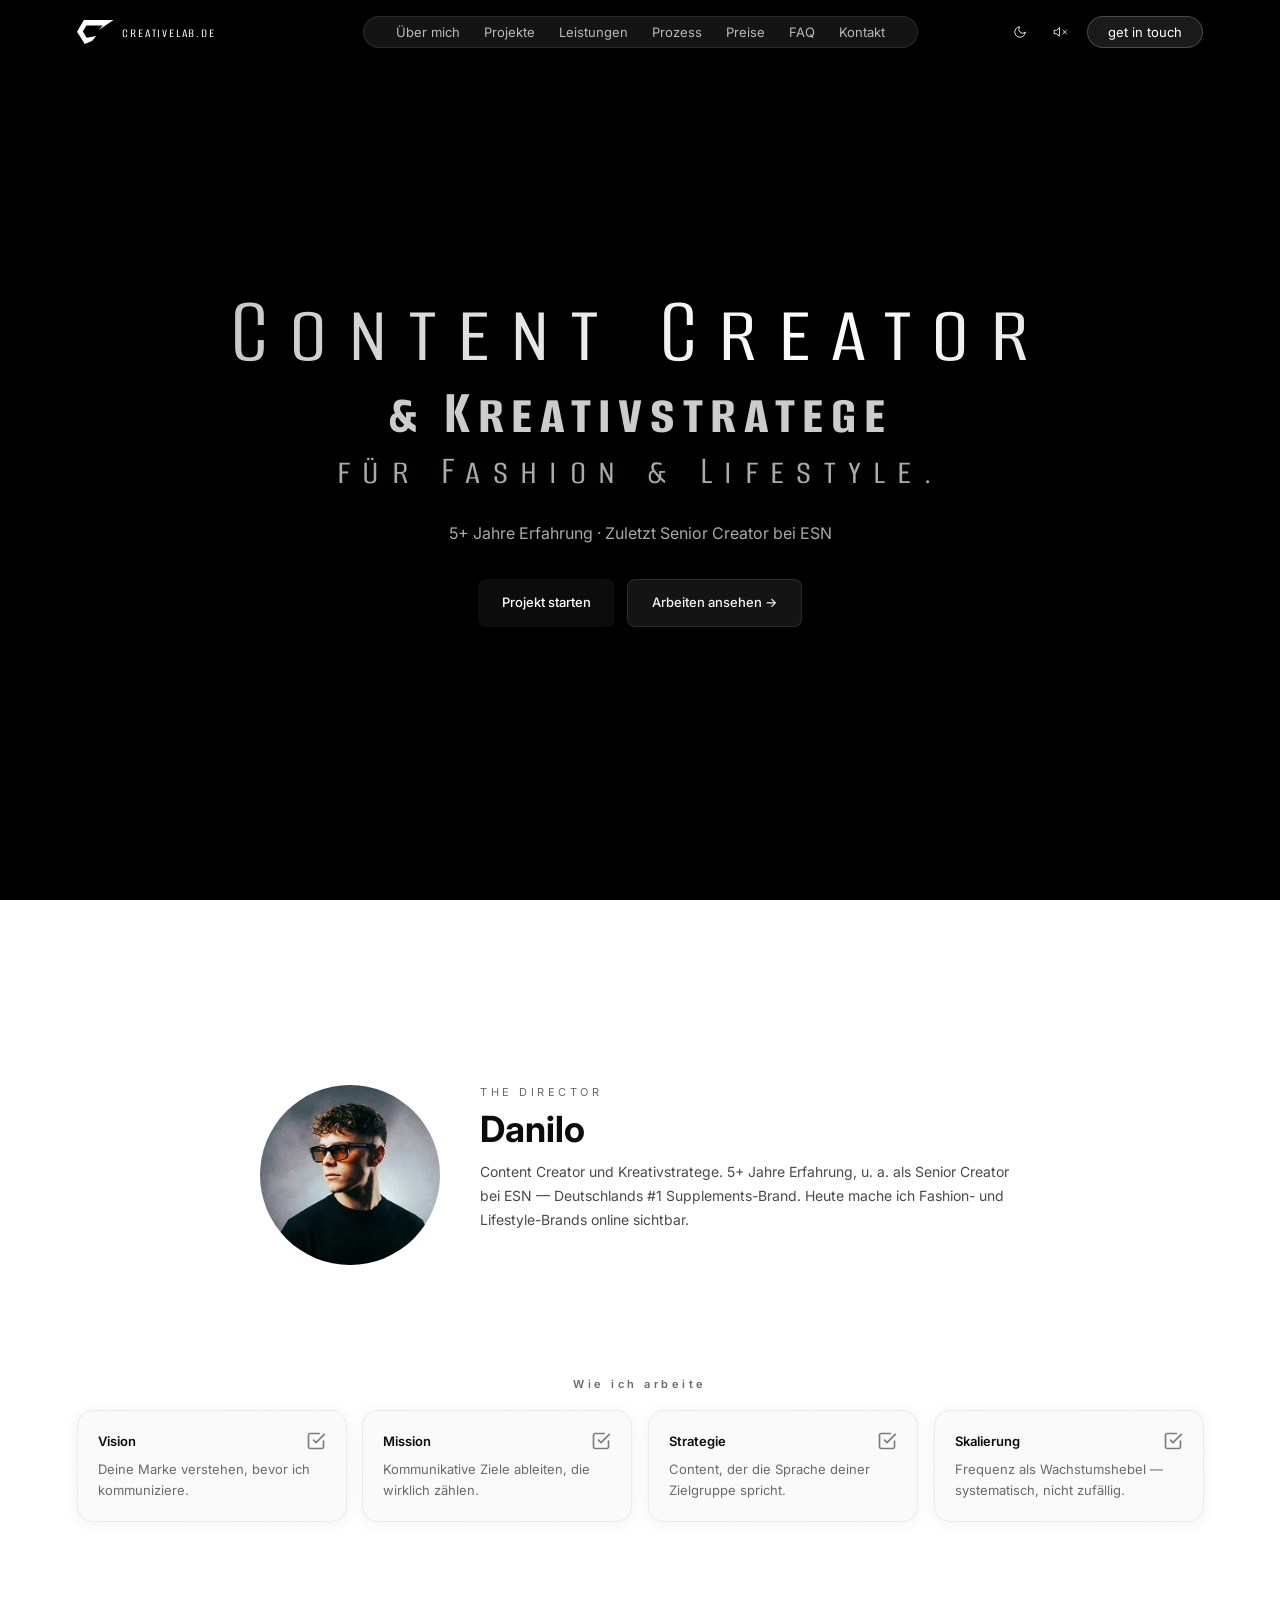
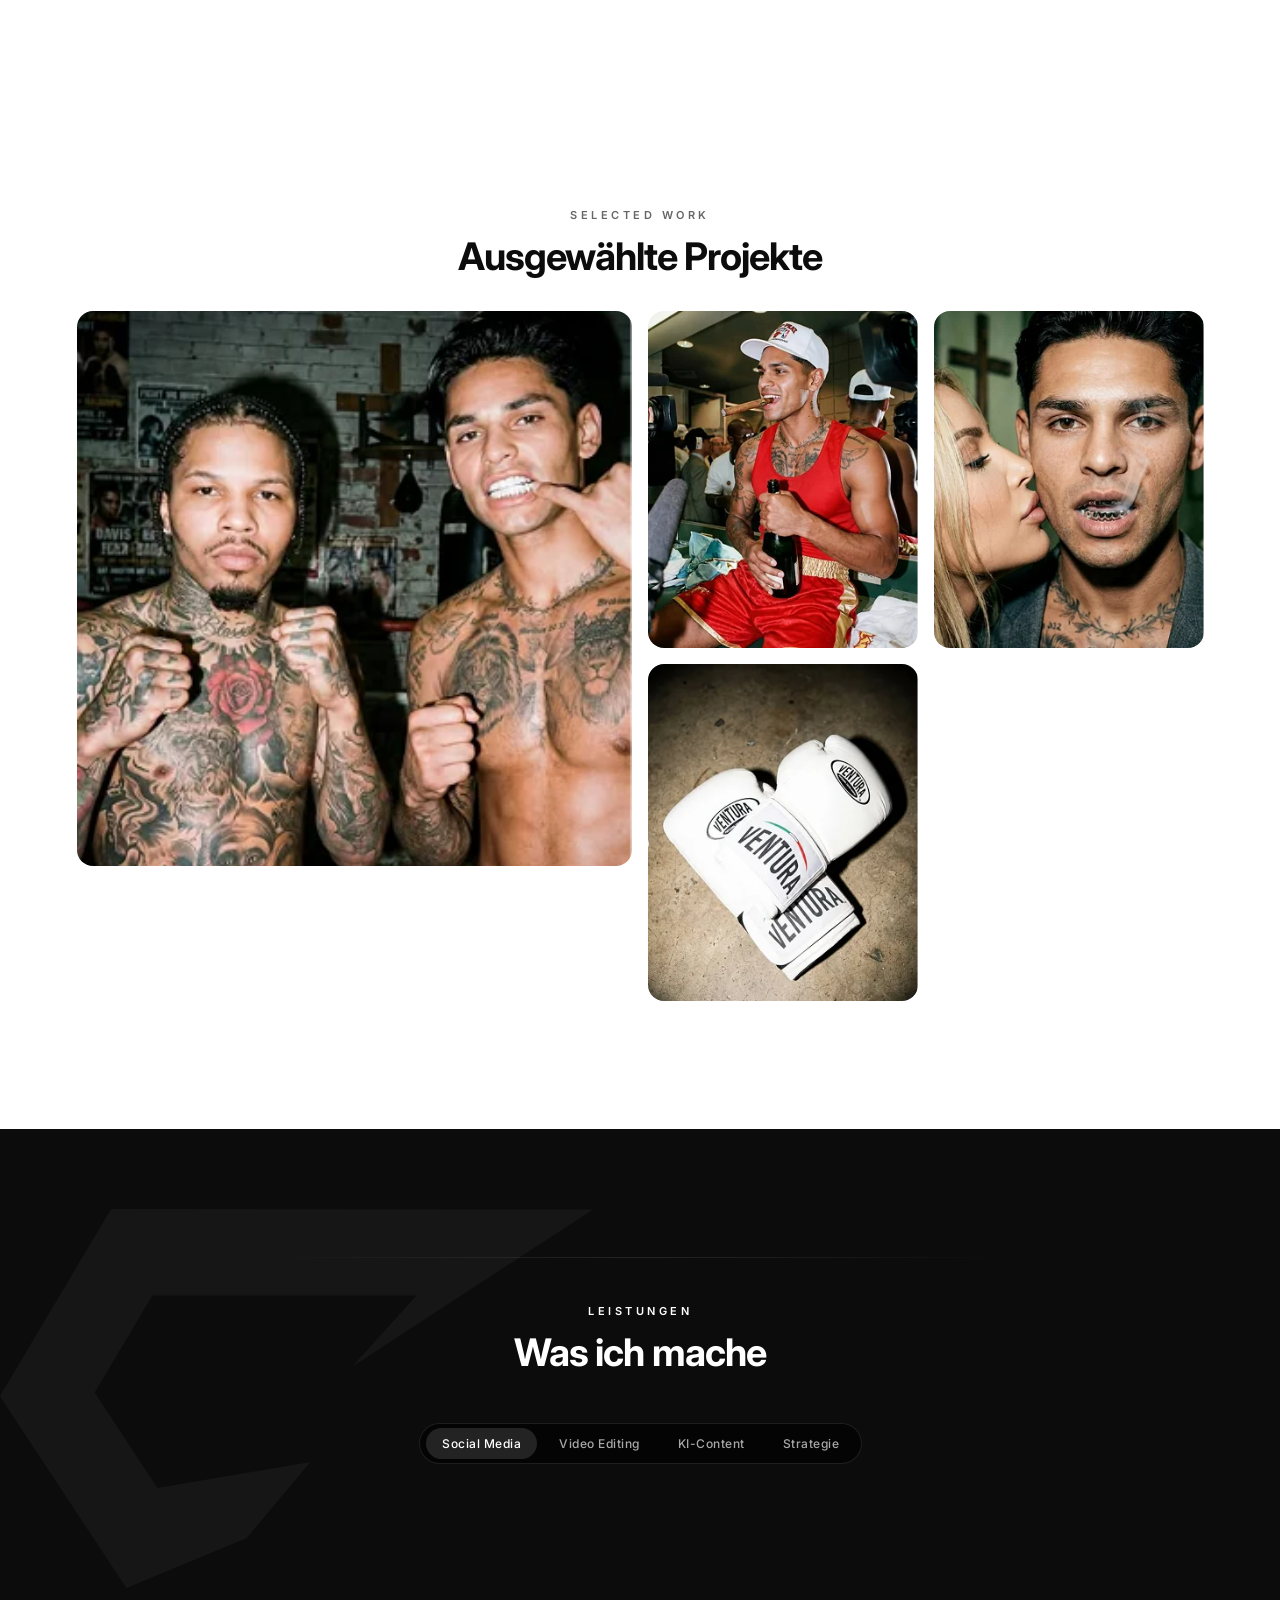
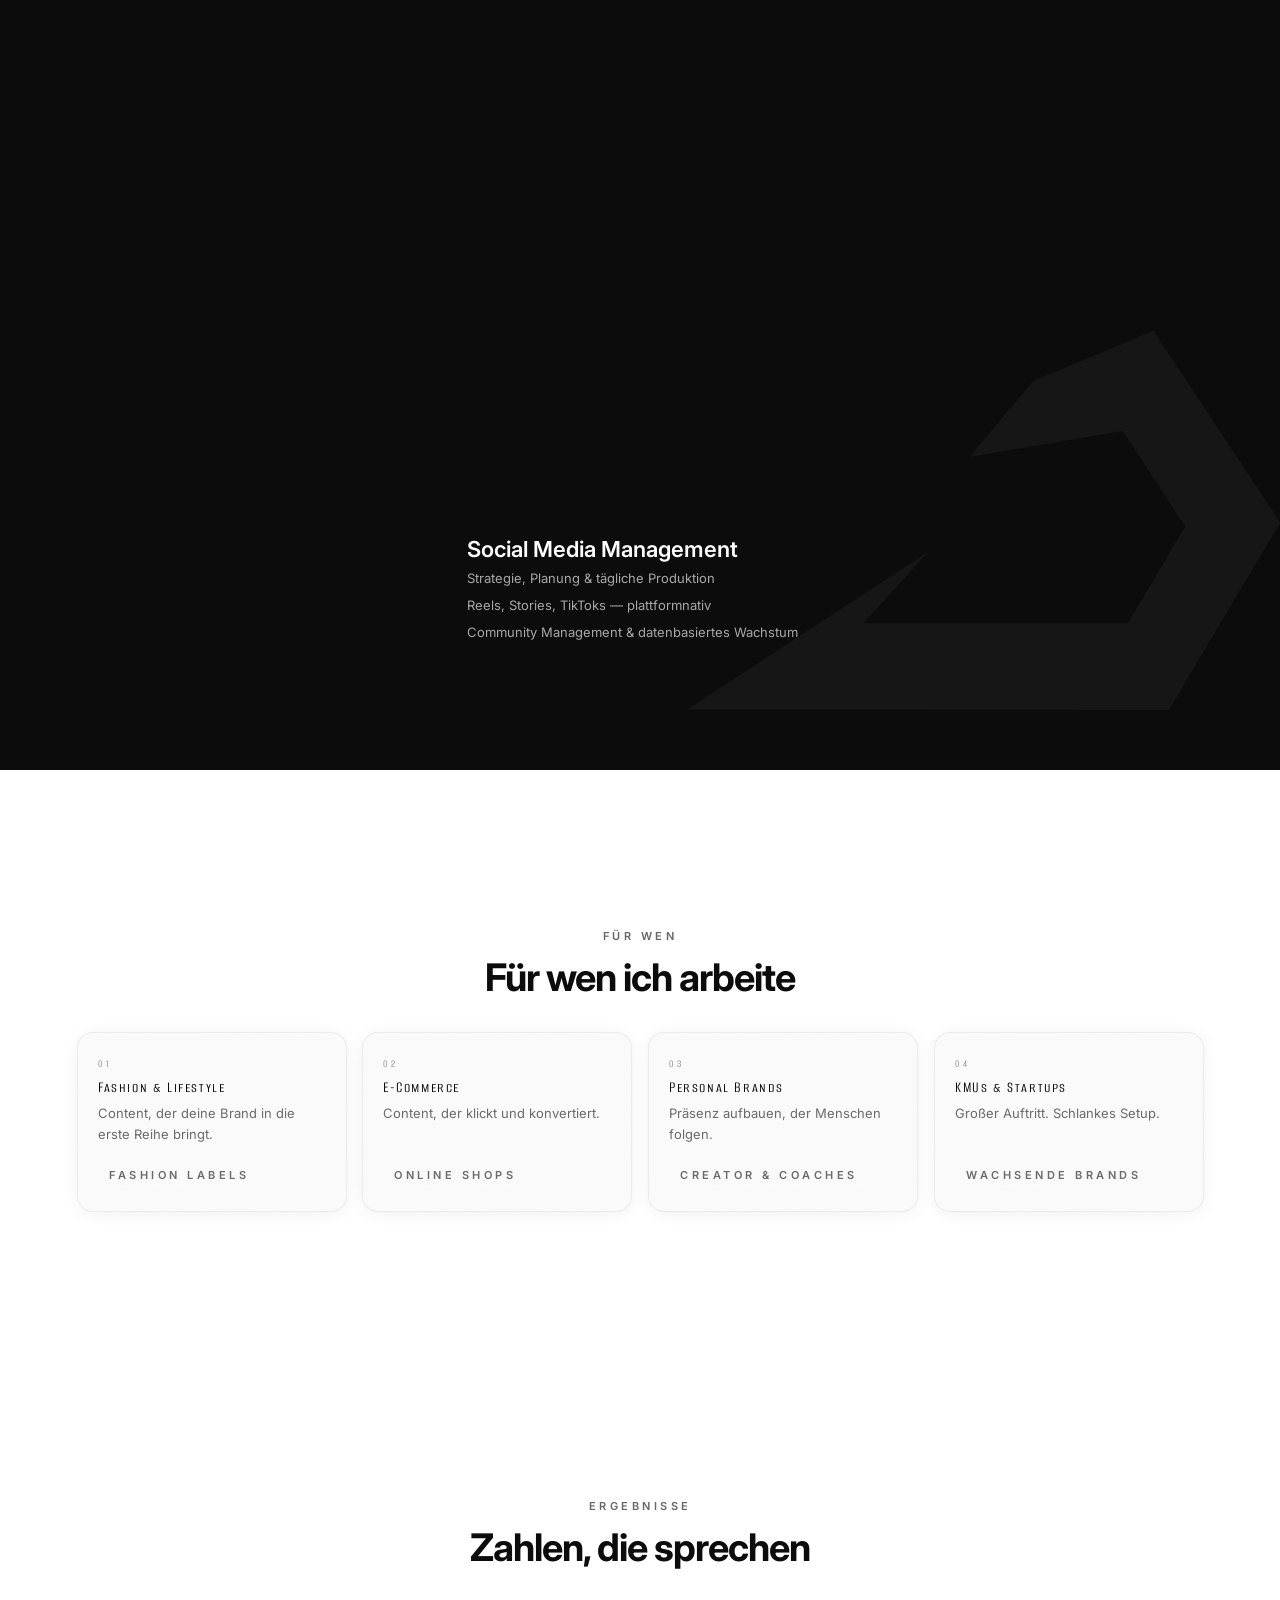
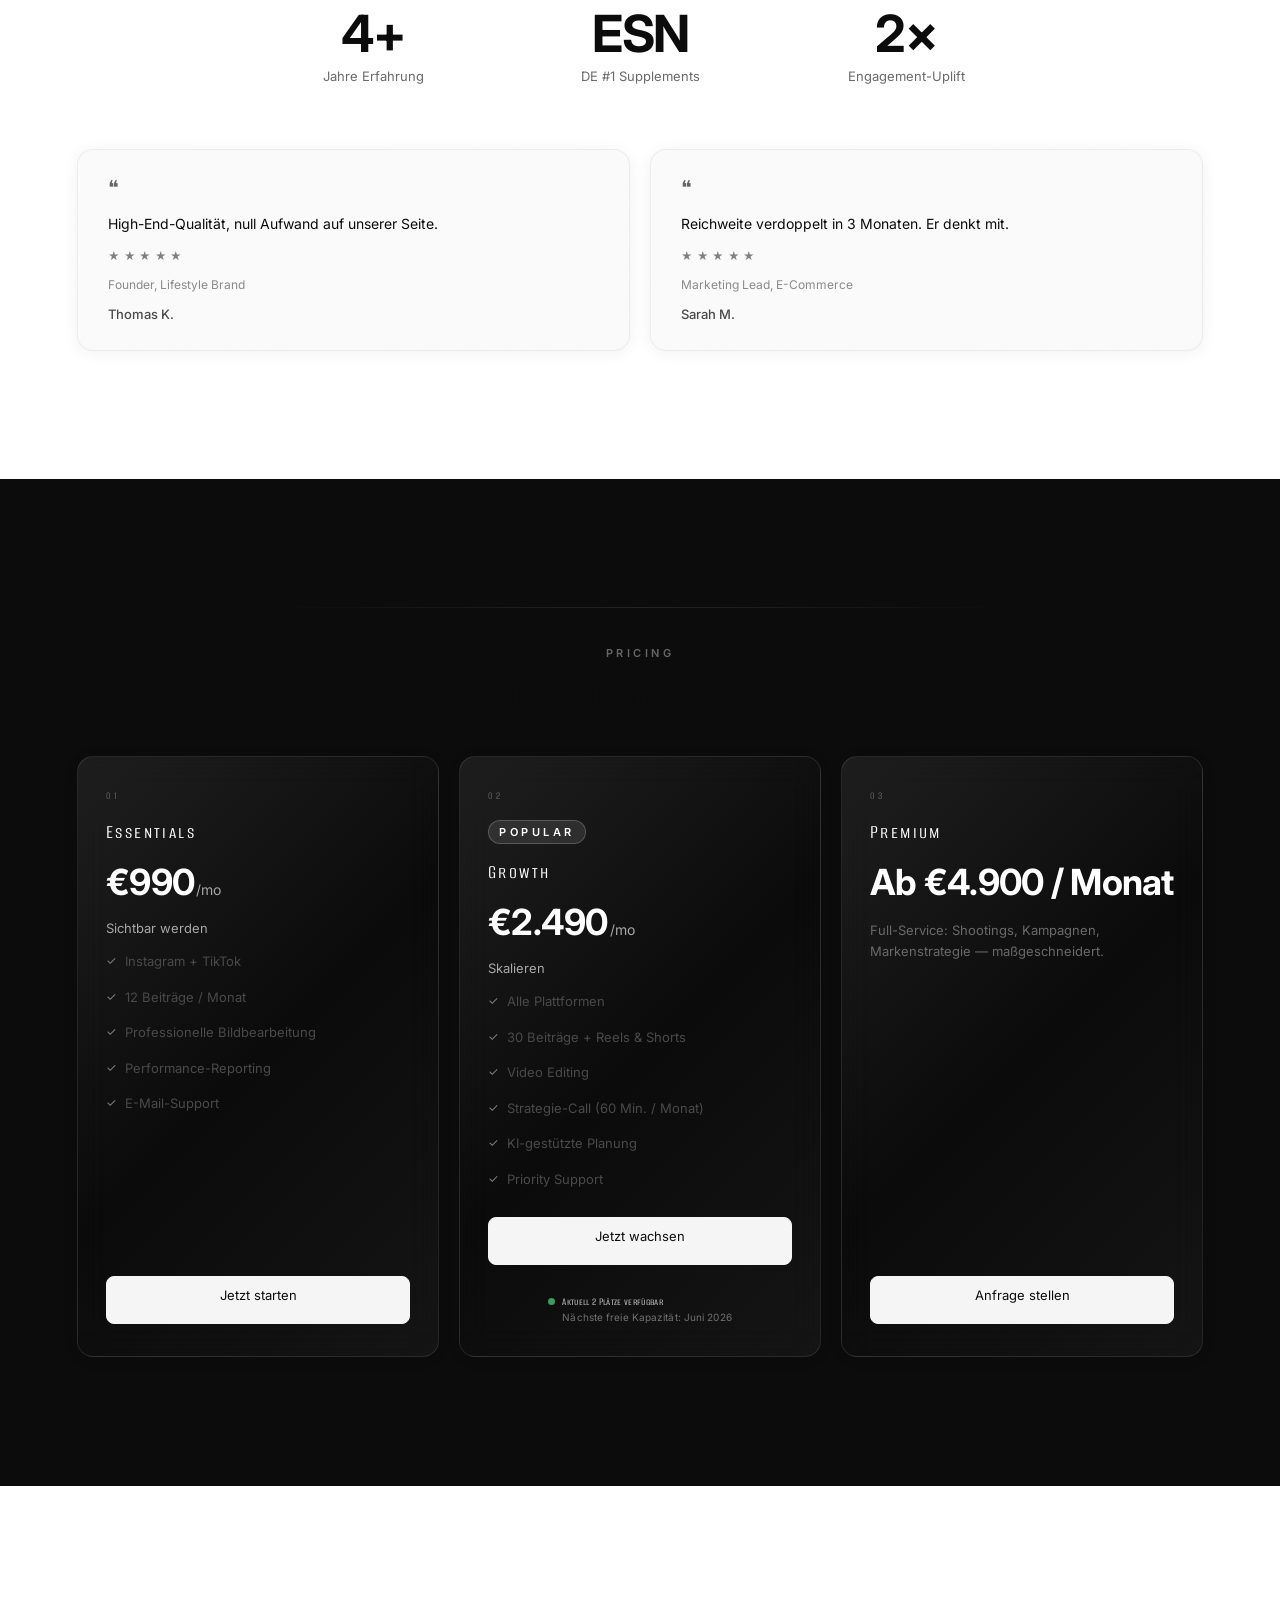
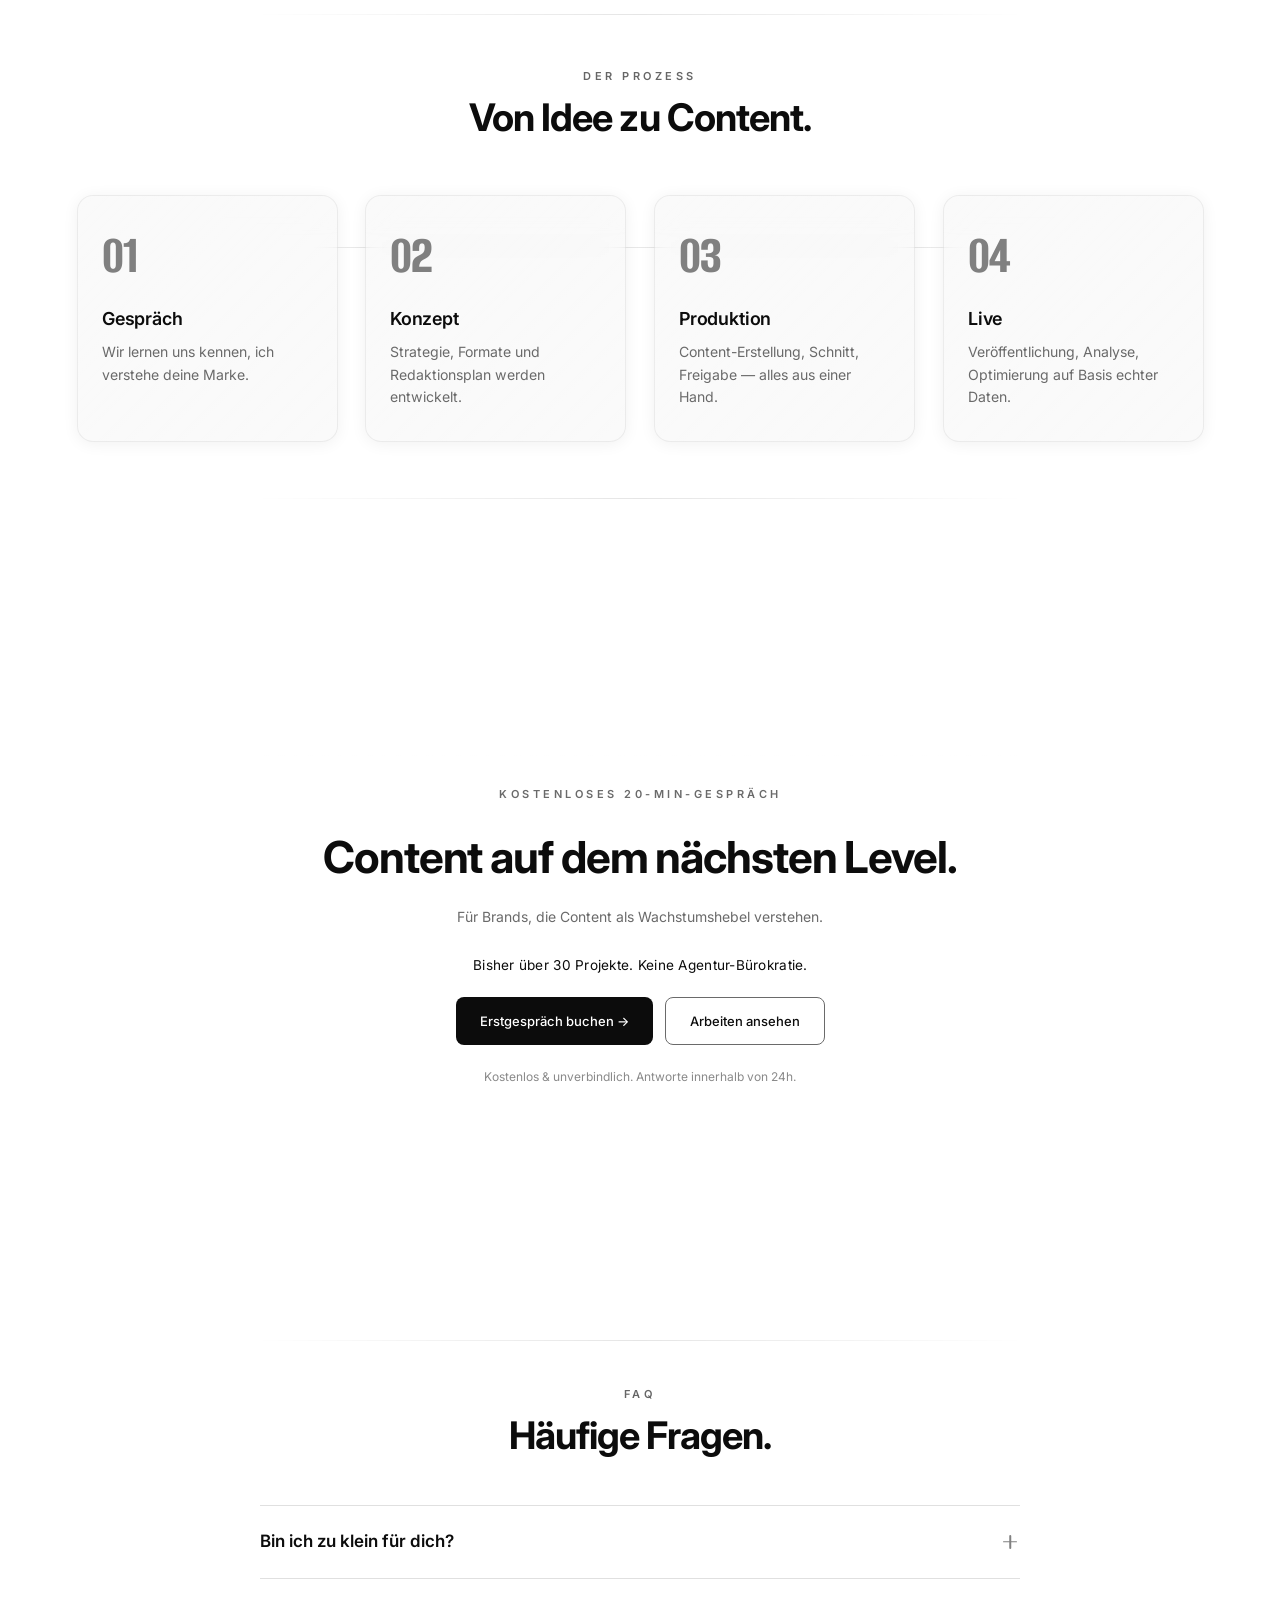
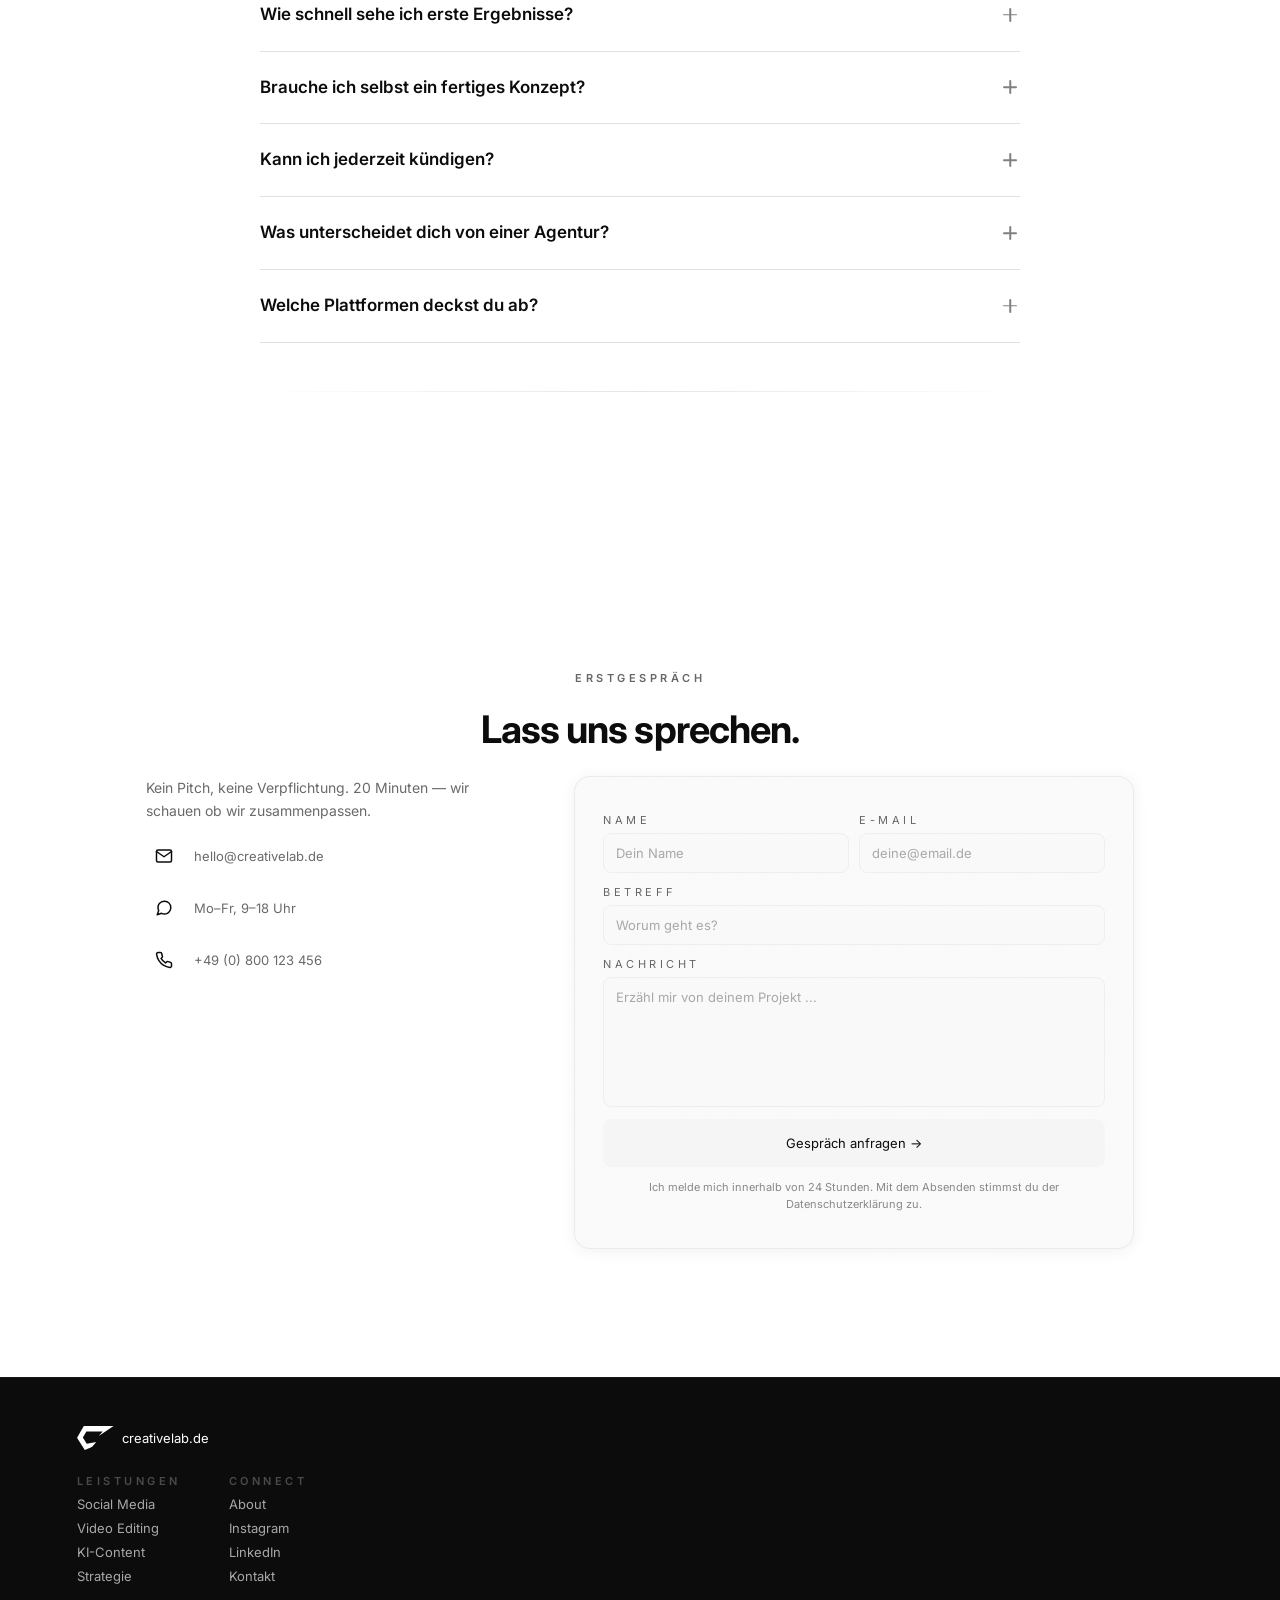
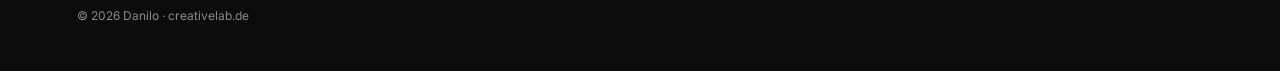
<file: index.html>
<!DOCTYPE html>
<html lang="de">
<head>
    <meta charset="UTF-8">
    <meta name="viewport" content="width=device-width, initial-scale=1.0">
    <title>creativelab.de — Danilo</title>

    <meta name="description" content="Senior Content Creator & Video Editor. Premium Content für Fashion- & Lifestyle-Brands — ohne Agentur-Overhead.">

    <link rel="preconnect" href="https://fonts.googleapis.com">
    <link rel="preconnect" href="https://fonts.gstatic.com" crossorigin>
    <link href="https://fonts.googleapis.com/css2?family=Alumni+Sans+SC:wght@400;700&family=Inter:wght@400;500;600;700&display=swap" rel="stylesheet">

    <style>#nav{opacity:0}#mobile-menu{display:none}</style>
    <script src="https://mcp.figma.com/mcp/html-to-design/capture.js" async></script>
    <link rel="stylesheet" href="style.css?v=6">
</head>
<body class="light-theme">
    <canvas id="sparks"></canvas>

    <div id="progress-bar"></div>
    <div id="cursor"></div>
    <div id="cursor-ring"></div>

    <!-- NAV -->
    <nav id="nav">
        <a href="#hero" class="nav-logo" aria-label="Nach oben">
            <img src="image/icons/nav/nav/logo-icon.svg" alt="creativelab logo">
            <span>creativelab.de</span>
        </a>
        <div class="nav-center">
            <div class="nav-links glass">
                <a href="#about">Über mich</a>
                <a href="#portfolio">Projekte</a>
                <a href="#services">Leistungen</a>
                <a href="#process">Prozess</a>
                <a href="#pricing">Preise</a>
                <a href="#faq">FAQ</a>
                <a href="#contact">Kontakt</a>
            </div>
        </div>
        <div class="nav-right">
            <button class="theme-toggle" id="theme-toggle" aria-label="Design umschalten" title="Licht/Dunkel">
                <svg class="icon-sun" width="20" height="20" viewBox="0 0 24 24" fill="none" stroke="currentColor" stroke-width="1.5" stroke-linecap="round" stroke-linejoin="round">
                    <circle cx="12" cy="12" r="5"/><line x1="12" y1="1" x2="12" y2="3"/><line x1="12" y1="21" x2="12" y2="23"/><line x1="4.22" y1="4.22" x2="5.64" y2="5.64"/><line x1="18.36" y1="18.36" x2="19.78" y2="19.78"/><line x1="1" y1="12" x2="3" y2="12"/><line x1="21" y1="12" x2="23" y2="12"/><line x1="4.22" y1="19.78" x2="5.64" y2="18.36"/><line x1="18.36" y1="5.64" x2="19.78" y2="4.22"/>
                </svg>
                <svg class="icon-moon" width="20" height="20" viewBox="0 0 24 24" fill="none" stroke="currentColor" stroke-width="1.5" stroke-linecap="round" stroke-linejoin="round" style="display:none">
                    <path d="M21 12.79A9 9 0 1 1 11.21 3 7 7 0 0 0 21 12.79z"/>
                </svg>
            </button>
            <button class="sound-toggle" id="sound-toggle" aria-label="Sound umschalten" title="Sound an/aus">
                <svg class="icon-muted" width="20" height="20" viewBox="0 0 24 24" fill="none" stroke="currentColor" stroke-width="1.5" stroke-linecap="round" stroke-linejoin="round">
                    <polygon points="11 5 6 9 2 9 2 15 6 15 11 19 11 5"/>
                    <line x1="23" y1="9" x2="17" y2="15"/>
                    <line x1="17" y1="9" x2="23" y2="15"/>
                </svg>
                <svg class="icon-unmuted" width="20" height="20" viewBox="0 0 24 24" fill="none" stroke="currentColor" stroke-width="1.5" stroke-linecap="round" stroke-linejoin="round" style="display:none">
                    <polygon points="11 5 6 9 2 9 2 15 6 15 11 19 11 5"/>
                    <path d="M19.07 4.93a10 10 0 0 1 0 14.14"/>
                    <path d="M15.54 8.46a5 5 0 0 1 0 7.07"/>
                </svg>
            </button>
            <a href="#contact" class="nav-cta">get in touch</a>
        </div>
        <button class="nav-burger" id="burger" aria-label="Menü öffnen">
            <span></span><span></span><span></span>
        </button>
    </nav>

    <!-- MOBILE MENU -->
    <div class="nav-mobile" id="mobile-menu">
        <a href="#about" class="mobile-link">Über mich</a>
        <a href="#portfolio" class="mobile-link">Projekte</a>
        <a href="#services" class="mobile-link">Leistungen</a>
        <a href="#pricing" class="mobile-link">Preise</a>
        <a href="#contact" class="mobile-link">Kontakt</a>
    </div>

    <!-- HERO -->
    <section id="hero">
        <div class="hero-bg">
            <video class="hero-video" autoplay muted loop playsinline preload="none">
                <source src="image/videos/cinematic.mp4" type="video/mp4">
                <img src="image/images/source/656711690_18576300511013412_5140793619973769633_n.webp" alt="">
            </video>
        </div>
        <div class="hero-overlay"></div>
        <div class="hero-content">
            <div class="hero-title">
                <span class="hero-complete">Content Creator</span>
                <span class="hero-creative">& Kreativstratege</span>
                <span class="hero-control">für Fashion & Lifestyle.</span>
            </div>
            <div class="hero-sub">
                <p>5+ Jahre Erfahrung · Zuletzt Senior Creator bei ESN</p>
            </div>
            <div class="hero-btns">
                <a href="#contact" class="btn btn-primary">Projekt starten</a>
                <a href="#portfolio" class="btn btn-ghost">Arbeiten ansehen →</a>
            </div>
        </div>
    </section>

    <!-- ABOUT -->
    <section id="about">
        <div class="divider reveal"></div>
        <div class="about-row reveal">
            <div class="about-avatar">
                <img src="image/images/about/about/about/profile-image.webp" alt="Danilo" width="206" height="206">
            </div>
            <div class="about-text">
                <p class="about-role">The Director</p>
                <h2 class="about-name">Danilo</h2>
                <p class="about-bio">Content Creator und Kreativstratege. 5+ Jahre Erfahrung, u. a. als Senior Creator bei ESN — Deutschlands #1 Supplements-Brand. Heute mache ich Fashion- und Lifestyle-Brands online sichtbar.</p>
                <div class="about-cta">
                    <a href="#contact" class="btn-glow">get in touch</a>
                </div>
            </div>
        </div>

        <div class="divider reveal"></div>

        <div class="work-section">
            <p class="overline neutral reveal">Wie ich arbeite</p>
            <div class="work-cards">
                <div class="work-card card-premium reveal d1">
                    <div class="work-card-hd"><span>Vision</span><img src="image/icons/check-square.svg" alt=""></div>
                    <p>Deine Marke verstehen, bevor ich kommuniziere.</p>
                </div>
                <div class="work-card card-premium reveal d2">
                    <div class="work-card-hd"><span>Mission</span><img src="image/icons/check-square.svg" alt=""></div>
                    <p>Kommunikative Ziele ableiten, die wirklich zählen.</p>
                </div>
                <div class="work-card card-premium reveal d3">
                    <div class="work-card-hd"><span>Strategie</span><img src="image/icons/check-square.svg" alt=""></div>
                    <p>Content, der die Sprache deiner Zielgruppe spricht.</p>
                </div>
                <div class="work-card card-premium reveal d4">
                    <div class="work-card-hd"><span>Skalierung</span><img src="image/icons/check-square.svg" alt=""></div>
                    <p>Frequenz als Wachstumshebel — systematisch, nicht zufällig.</p>
                </div>
            </div>
        </div>
    </section>

    <!-- PORTFOLIO -->
    <section id="portfolio">
        <div class="divider reveal"></div>
        <div class="sec-header reveal">
            <p class="overline">SELECTED WORK</p>
            <h2 class="sec-heading">Ausgewählte Projekte</h2>
        </div>
        <div class="port-grid">
            <div class="port-slot port-slot-hero reveal d1" data-project="1"><img src="image/images/portfolio/portfolio/portfolio/portfolio/image-thumb-1.webp" alt="Projekt 1" loading="lazy" width="614" height="778"><div class="port-overlay">ANSEHEN →</div></div>
            <div class="port-slot reveal d2" data-project="2"><img src="image/images/portfolio/portfolio/portfolio/portfolio/image-thumb-2.webp" alt="Projekt 2" loading="lazy" width="307" height="384"><div class="port-overlay">ANSEHEN →</div></div>
            <div class="port-slot reveal d3" data-project="3"><img src="image/images/portfolio/portfolio/portfolio/portfolio/image-thumb-3.webp" alt="Projekt 3" loading="lazy" width="307" height="384"><div class="port-overlay">ANSEHEN →</div></div>
            <div class="port-slot reveal d4" data-project="4"><img src="image/images/portfolio/portfolio/portfolio/portfolio/image-thumb-4.webp" alt="Projekt 4" loading="lazy" width="307" height="384"><div class="port-overlay">ANSEHEN →</div></div>
        </div>
    </section>

    <!-- SERVICES -->
    <section id="services">
        <div class="svc-wm tl"><img src="image/icons/nav/nav/logo-icon.svg" alt=""></div>
        <div class="svc-wm br"><img src="image/icons/nav/nav/logo-icon.svg" alt=""></div>
        <div class="divider reveal"></div>
        <div class="sec-header reveal">
            <p class="overline">LEISTUNGEN</p>
            <h2 class="sec-heading">Was ich mache</h2>
        </div>
        <div class="tab-bar reveal">
            <button class="tab-btn active" data-tab="social">Social Media</button>
            <button class="tab-btn" data-tab="video">Video Editing</button>
            <button class="tab-btn" data-tab="ki">KI-Content</button>
            <button class="tab-btn" data-tab="strategie">Strategie</button>
        </div>
        <div class="svc-preview">
            <video autoplay muted loop playsinline preload="none">
                <source src="image/videos/Video 2.mp4" type="video/mp4">
            </video>
            <img src="image/images/source/image.webp" data-tab-img="social" alt="Social Media" class="hidden">
            <img src="image/images/source/656711690_18576300511013412_5140793619973769633_n.webp" data-tab-img="video" alt="Video Editing" class="hidden">
            <img src="image/images/source/image.webp" data-tab-img="ki" alt="KI Content" class="hidden" style="filter:sepia(.15) hue-rotate(10deg)">
            <img src="image/images/source/656711690_18576300511013412_5140793619973769633_n.webp" data-tab-img="strategie" alt="Strategie" class="hidden" style="filter:brightness(.75)">
        </div>
        <div class="svc-detail reveal" id="svc-detail">
            <h3 id="svc-title">Social Media Management</h3>
            <p>Strategie, Planung & tägliche Produktion</p>
            <p>Reels, Stories, TikToks — plattformnativ</p>
            <p>Community Management & datenbasiertes Wachstum</p>
        </div>
    </section>

    <!-- USE CASES -->
    <section id="use-cases">
        <div class="divider reveal"></div>
        <div class="sec-header reveal">
            <p class="overline">FÜR WEN</p>
            <h2 class="sec-heading">Für wen ich arbeite</h2>
        </div>
        <div class="uc-grid">
            <div class="uc-card card-premium reveal d1">
                <div class="uc-card-top">
                    <span class="card-num">01</span>
                    <h4>Fashion & Lifestyle</h4>
                    <p>Content, der deine Brand in die erste Reihe bringt.</p>
                </div>
                <span class="badge uc-badge">Fashion Labels</span>
            </div>
            <div class="uc-card card-premium reveal d2">
                <div class="uc-card-top">
                    <span class="card-num">02</span>
                    <h4>E-Commerce</h4>
                    <p>Content, der klickt und konvertiert.</p>
                </div>
                <span class="badge uc-badge">Online Shops</span>
            </div>
            <div class="uc-card card-premium reveal d3">
                <div class="uc-card-top">
                    <span class="card-num">03</span>
                    <h4>Personal Brands</h4>
                    <p>Präsenz aufbauen, der Menschen folgen.</p>
                </div>
                <span class="badge uc-badge">Creator & Coaches</span>
            </div>
            <div class="uc-card card-premium reveal d4">
                <div class="uc-card-top">
                    <span class="card-num">04</span>
                    <h4>KMUs & Startups</h4>
                    <p>Großer Auftritt. Schlankes Setup.</p>
                </div>
                <span class="badge uc-badge">Wachsende Brands</span>
            </div>
        </div>
    </section>

    <!-- SOCIAL PROOF -->
    <section id="social-proof">
        <div class="divider reveal"></div>
        <div class="sec-header reveal">
            <p class="overline">ERGEBNISSE</p>
            <h2 class="sec-heading">Zahlen, die sprechen</h2>
        </div>
        <div class="stats-row">
            <div class="stat-item reveal d1"><span class="stat-num" data-count="5" data-suffix="+">5+</span><span class="stat-lbl">Jahre Erfahrung</span></div>
            <div class="stat-item reveal d2"><span class="stat-num">ESN</span><span class="stat-lbl">DE #1 Supplements</span></div>
            <div class="stat-item reveal d3"><span class="stat-num" data-count="3" data-suffix="×">3×</span><span class="stat-lbl">Engagement-Uplift</span></div>
        </div>
        <div class="divider reveal"></div>
        <div class="testi-row">
            <div class="testi-card card-premium reveal d1">
                <div class="testi-accent"></div>
                <div class="testi-body">
                    <p class="testi-q">❝</p>
                    <p class="testi-text">High-End-Qualität, null Aufwand auf unserer Seite.</p>
                    <p class="testi-stars">★★★★★</p>
                    <p class="testi-role">Founder, Lifestyle Brand</p>
                    <p class="testi-name">Thomas K.</p>
                </div>
            </div>
            <div class="testi-card card-premium reveal d2">
                <div class="testi-accent"></div>
                <div class="testi-body">
                    <p class="testi-q">❝</p>
                    <p class="testi-text">Reichweite verdoppelt in 3 Monaten. Er denkt mit.</p>
                    <p class="testi-stars">★★★★★</p>
                    <p class="testi-role">Marketing Lead, E-Commerce</p>
                    <p class="testi-name">Sarah M.</p>
                </div>
            </div>
        </div>
    </section>

    <!-- PRICING -->
    <section id="pricing">
        <div class="divider reveal"></div>
        <div class="sec-header reveal">
            <p class="overline">PRICING</p>
            <h2 class="sec-heading">Transparent. Fair.</h2>
        </div>
        <div class="price-cards">
            <div class="price-card card-premium reveal d1">
                <span class="card-num">01</span>
                <p class="price-name">Essentials</p>
                <div class="price-amount-row">
                    <span class="price-num">€990</span><span class="price-per">/mo</span>
                </div>
                <p class="price-tag">Sichtbar werden</p>
                <p class="price-feat">Instagram + TikTok</p>
                <p class="price-feat">12 Beiträge / Monat</p>
                <p class="price-feat">Professionelle Bildbearbeitung</p>
                <p class="price-feat">Performance-Reporting</p>
                <p class="price-feat">E-Mail-Support</p>
                <div class="price-cta-wrap">
                    <a href="#contact" class="price-btn">Jetzt starten</a>
                </div>
            </div>
            <div class="price-card card-premium pro reveal d2">
                <span class="card-num">02</span>
                <span class="badge popular-badge">POPULAR</span>
                <p class="price-name">Growth</p>
                <div class="price-amount-row">
                    <span class="price-num">€2.490</span><span class="price-per">/mo</span>
                </div>
                <p class="price-tag">Skalieren</p>
                <p class="price-feat">Alle Plattformen</p>
                <p class="price-feat">30 Beiträge + Reels & Shorts</p>
                <p class="price-feat">Video Editing</p>
                <p class="price-feat">Strategie-Call (60 Min. / Monat)</p>
                <p class="price-feat">KI-gestützte Planung</p>
                <p class="price-feat">Priority Support</p>
                <div class="price-cta-wrap">
                    <a href="#contact" class="price-btn">Jetzt wachsen</a>
                </div>
                <!-- SCARCITY BADGE -->
                <div class="sc-availability">
                    <span class="sc-dot" aria-hidden="true"></span>
                    <div class="sc-text-group">
                        <span class="sc-slots">Aktuell 2 Plätze verfügbar</span>
                        <span class="sc-next">Nächste freie Kapazität: Juni 2026</span>
                    </div>
                </div>
                <!-- /SCARCITY BADGE -->
            </div>
            <div class="price-card card-premium reveal d3">
                <span class="card-num">03</span>
                <p class="price-name">Premium</p>
                <p class="price-custom-lbl">Ab €4.900 / Monat</p>
                <p class="price-custom-desc">Full-Service: Shootings, Kampagnen, Markenstrategie — maßgeschneidert.</p>
                <div class="price-cta-wrap">
                    <a href="#contact" class="price-btn">Anfrage stellen</a>
                </div>
            </div>
        </div>
    </section>

    <!-- PROCESS -->
    <section id="process">

      <div class="divider reveal"></div>

      <div class="process-wrapper">

        <div class="sec-header reveal">
          <p class="overline">Der Prozess</p>
          <h2 class="sec-heading">Von Idee zu Content.</h2>
        </div>

        <div class="process-track">

          <!-- Connector line (desktop) -->
          <div class="process-connector" aria-hidden="true"></div>

          <!-- Step 01 -->
          <article class="process-card card-premium reveal d1">
            <span class="process-num" aria-hidden="true">01</span>
            <div class="process-card-body">
              <h3 class="process-title">Gespräch</h3>
              <p class="process-desc">Wir lernen uns kennen, ich verstehe deine Marke.</p>
            </div>
          </article>

          <!-- Step 02 -->
          <article class="process-card card-premium reveal d2">
            <span class="process-num" aria-hidden="true">02</span>
            <div class="process-card-body">
              <h3 class="process-title">Konzept</h3>
              <p class="process-desc">Strategie, Formate und Redaktionsplan werden entwickelt.</p>
            </div>
          </article>

          <!-- Step 03 -->
          <article class="process-card card-premium reveal d3">
            <span class="process-num" aria-hidden="true">03</span>
            <div class="process-card-body">
              <h3 class="process-title">Produktion</h3>
              <p class="process-desc">Content-Erstellung, Schnitt, Freigabe — alles aus einer Hand.</p>
            </div>
          </article>

          <!-- Step 04 -->
          <article class="process-card card-premium reveal d4">
            <span class="process-num" aria-hidden="true">04</span>
            <div class="process-card-body">
              <h3 class="process-title">Live</h3>
              <p class="process-desc">Veröffentlichung, Analyse, Optimierung auf Basis echter Daten.</p>
            </div>
          </article>

        </div><!-- /.process-track -->

      </div><!-- /.process-wrapper -->

      <div class="divider reveal"></div>

    </section>

    <!-- CTA -->
    <section id="cta">
        <div class="divider reveal"></div>
        <span class="cta-badge reveal">Kostenloses 20-Min-Gespräch</span>
        <h2 class="cta-h reveal">Content auf dem nächsten Level.</h2>
        <p class="cta-sub reveal">Für Brands, die Content als Wachstumshebel verstehen.</p>
        <p class="cta-trust reveal" style="font-size:0.85rem;opacity:0.6;margin-top:0.25rem;letter-spacing:0.02em;">Bisher über 30 Projekte. Keine Agentur-Bürokratie.</p>
        <div class="cta-btns reveal">
            <a href="#contact" class="btn btn-primary">Erstgespräch buchen →</a>
            <a href="#portfolio" class="btn btn-outline">Arbeiten ansehen</a>
        </div>
        <p class="cta-note reveal">Kostenlos & unverbindlich. Antworte innerhalb von 24h.</p>
    </section>

    <!-- FAQ -->
    <section id="faq">
        <div class="divider reveal"></div>

        <div class="sec-header reveal">
            <p class="overline">FAQ</p>
            <h2 class="sec-heading">Häufige Fragen.</h2>
        </div>

        <div class="faq-list reveal d1" role="list">

            <details class="faq-item" role="listitem">
                <summary class="faq-question">
                    <span class="faq-question-text">Bin ich zu klein für dich?</span>
                    <span class="faq-icon" aria-hidden="true"></span>
                </summary>
                <div class="faq-answer">
                    <p>Nein — ich arbeite mit Brands jeder Größe, solange der Fit stimmt. Entscheidend ist nicht dein aktuelles Follower-Volumen, sondern ob dein Produkt und deine Vision zu meinem Ansatz passen. Ruf einfach an, wir finden es gemeinsam heraus.</p>
                </div>
            </details>

            <details class="faq-item" role="listitem">
                <summary class="faq-question">
                    <span class="faq-question-text">Wie schnell sehe ich erste Ergebnisse?</span>
                    <span class="faq-icon" aria-hidden="true"></span>
                </summary>
                <div class="faq-answer">
                    <p>Erste Inhalte gehen in Woche 2 live. Messbare Reichweite und Engagement-Daten liegen in der Regel nach 4–6 Wochen vor — abhängig von Plattform, Posting-Frequenz und deiner bisherigen Account-Basis.</p>
                </div>
            </details>

            <details class="faq-item" role="listitem">
                <summary class="faq-question">
                    <span class="faq-question-text">Brauche ich selbst ein fertiges Konzept?</span>
                    <span class="faq-icon" aria-hidden="true"></span>
                </summary>
                <div class="faq-answer">
                    <p>Nein — das Konzept entwickeln wir gemeinsam im Onboarding-Gespräch. Du bringst dein Produkt und deine Ziele mit, ich bringe die kreative Strategie. Alles andere entsteht im Prozess.</p>
                </div>
            </details>

            <details class="faq-item" role="listitem">
                <summary class="faq-question">
                    <span class="faq-question-text">Kann ich jederzeit kündigen?</span>
                    <span class="faq-icon" aria-hidden="true"></span>
                </summary>
                <div class="faq-answer">
                    <p>Monatlich kündbar nach dem ersten Monat. Kein Jahresvertrag, kein Kleingedrucktes. Ich setze auf langfristige Zusammenarbeit aus Überzeugung — nicht wegen Lock-in-Klauseln.</p>
                </div>
            </details>

            <details class="faq-item" role="listitem">
                <summary class="faq-question">
                    <span class="faq-question-text">Was unterscheidet dich von einer Agentur?</span>
                    <span class="faq-icon" aria-hidden="true"></span>
                </summary>
                <div class="faq-answer">
                    <p>Kein Overhead, kein Junior-Team. Du arbeitest direkt mit mir — von der Konzeption bis zum fertigen Content. Das bedeutet schnellere Abstimmung, konsistentere Qualität und echtes kreatives Commitment statt Agentur-Prozesse.</p>
                </div>
            </details>

            <details class="faq-item" role="listitem">
                <summary class="faq-question">
                    <span class="faq-question-text">Welche Plattformen deckst du ab?</span>
                    <span class="faq-icon" aria-hidden="true"></span>
                </summary>
                <div class="faq-answer">
                    <p>Instagram, TikTok, YouTube Shorts — plattformnativ für jede. Das bedeutet: kein einheitliches Format, das überall eingefügt wird, sondern Inhalte, die für den jeweiligen Algorithmus und die jeweilige Community gemacht sind.</p>
                </div>
            </details>

        </div>

        <div class="divider reveal"></div>
    </section>

    <!-- CONTACT -->
    <section id="contact">
        <div class="divider reveal"></div>
        <p class="overline reveal">ERSTGESPRÄCH</p>
        <h2 class="sec-heading reveal">Lass uns sprechen.</h2>
        <div class="contact-row">
            <div class="contact-info reveal">
                <p class="contact-info-desc">Kein Pitch, keine Verpflichtung. 20 Minuten — wir schauen ob wir zusammenpassen.</p>
                <div class="contact-info-row">
                    <span class="contact-icon"><svg width="18" height="18" viewBox="0 0 24 24" fill="none" stroke="currentColor" stroke-width="2" stroke-linecap="round" stroke-linejoin="round"><path d="M4 4h16c1.1 0 2 .9 2 2v12c0 1.1-.9 2-2 2H4c-1.1 0-2-.9-2-2V6c0-1.1.9-2 2-2z"></path><polyline points="22,6 12,13 2,6"></polyline></svg></span>
                    <span class="contact-info-text">hello@creativelab.de</span>
                </div>
                <div class="contact-info-row">
                    <span class="contact-icon"><svg width="18" height="18" viewBox="0 0 24 24" fill="none" stroke="currentColor" stroke-width="2" stroke-linecap="round" stroke-linejoin="round"><path d="M21 11.5a8.38 8.38 0 0 1-.9 3.8 8.5 8.5 0 0 1-7.6 4.7 8.38 8.38 0 0 1-3.8-.9L3 21l1.9-5.7a8.38 8.38 0 0 1-.9-3.8 8.5 8.5 0 0 1 4.7-7.6 8.38 8.38 0 0 1 3.8-.9h.5a8.48 8.48 0 0 1 8 8v.5z"></path></svg></span>
                    <span class="contact-info-text">Mo–Fr, 9–18 Uhr</span>
                </div>
                <div class="contact-info-row">
                    <span class="contact-icon"><svg width="18" height="18" viewBox="0 0 24 24" fill="none" stroke="currentColor" stroke-width="2" stroke-linecap="round" stroke-linejoin="round"><path d="M22 16.92v3a2 2 0 0 1-2.18 2 19.79 19.79 0 0 1-8.63-3.07 19.5 19.5 0 0 1-6-6 19.79 19.79 0 0 1-3.07-8.67A2 2 0 0 1 4.11 2h3a2 2 0 0 1 2 1.72 12.84 12.84 0 0 0 .7 2.81 2 2 0 0 1-.45 2.11L8.09 9.91a16 16 0 0 0 6 6l1.27-1.27a2 2 0 0 1 2.11-.45 12.84 12.84 0 0 0 2.81.7A2 2 0 0 1 22 16.92z"></path></svg></span>
                    <span class="contact-info-text">+49 (0) 800 123 456</span>
                </div>
            </div>
            <form class="contact-form card-premium reveal d1">
                <div class="form-row">
                    <div class="field"><label>Name</label><input type="text" name="name" placeholder="Dein Name" required></div>
                    <div class="field"><label>E-Mail</label><input type="email" name="email" placeholder="deine@email.de" required></div>
                </div>
                <div class="field"><label>Betreff</label><input type="text" name="subject" placeholder="Worum geht es?"></div>
                <div class="field"><label>Nachricht</label><textarea name="message" placeholder="Erzähl mir von deinem Projekt ..."></textarea></div>
                <button type="submit" class="form-submit">Gespräch anfragen →</button>
                <p class="form-legal">Ich melde mich innerhalb von 24 Stunden. Mit dem Absenden stimmst du der Datenschutzerklärung zu.</p>
            </form>
        </div>
    </section>

    <!-- FOOTER -->
    <footer id="footer">
        <div class="footer-logo">
            <img src="image/icons/footer/footer/logo-icon.svg" alt="">
            <span>creativelab.de</span>
        </div>
        <div class="footer-nav">
            <div class="footer-col">
                <span class="footer-col-title">Leistungen</span>
                <a href="#services">Social Media</a>
                <a href="#services">Video Editing</a>
                <a href="#services">KI-Content</a>
                <a href="#services">Strategie</a>
            </div>
            <div class="footer-col">
                <span class="footer-col-title">Connect</span>
                <a href="#about">About</a>
                <a href="https://instagram.com" target="_blank" rel="noopener">Instagram</a>
                <a href="https://linkedin.com" target="_blank" rel="noopener">LinkedIn</a>
                <a href="#contact">Kontakt</a>
            </div>
        </div>
        <p class="footer-copy">© 2026 Danilo · creativelab.de</p>
    </footer>

    <script src="main.js?v=4"></script>
    <script src="_patch_portfolio_modal.js"></script>
    <script>
        document.addEventListener('DOMContentLoaded', function () {
            initPortfolioModal();
        });
    </script>
</body>
</html>
</file>
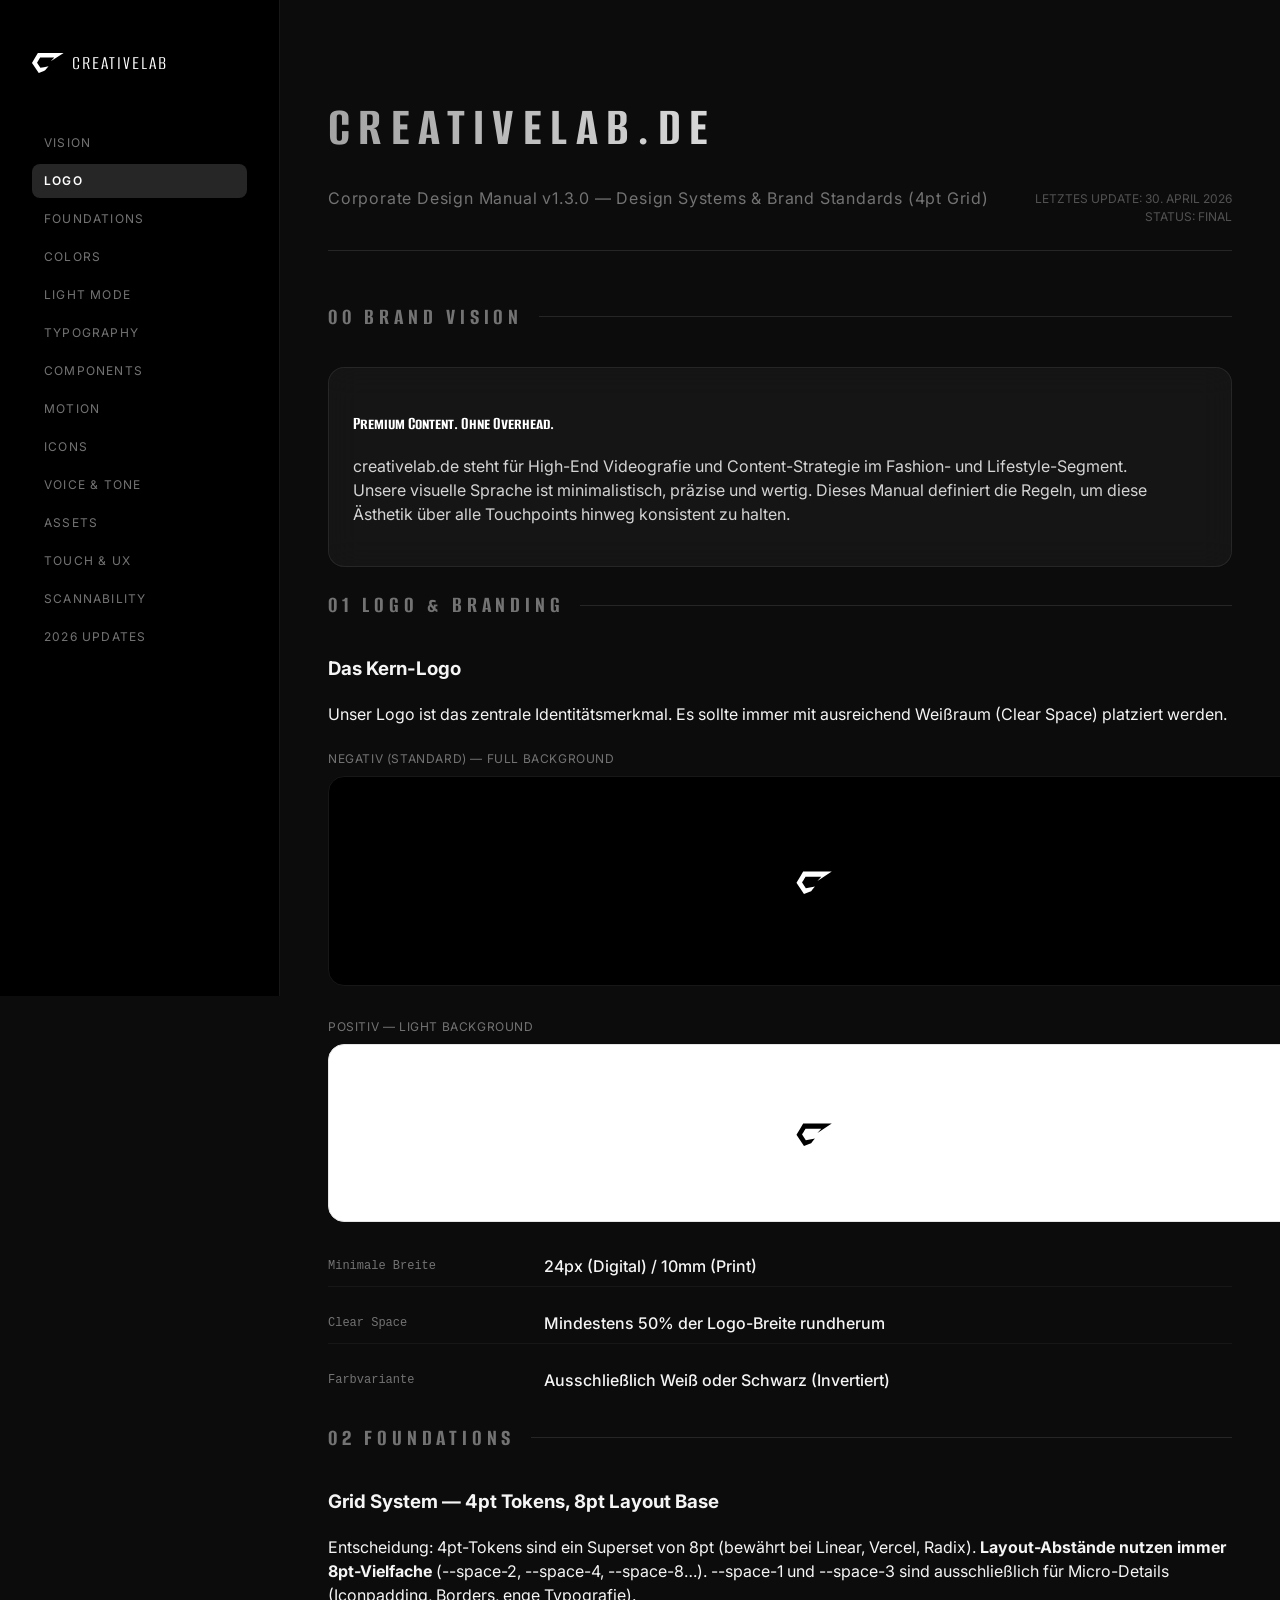
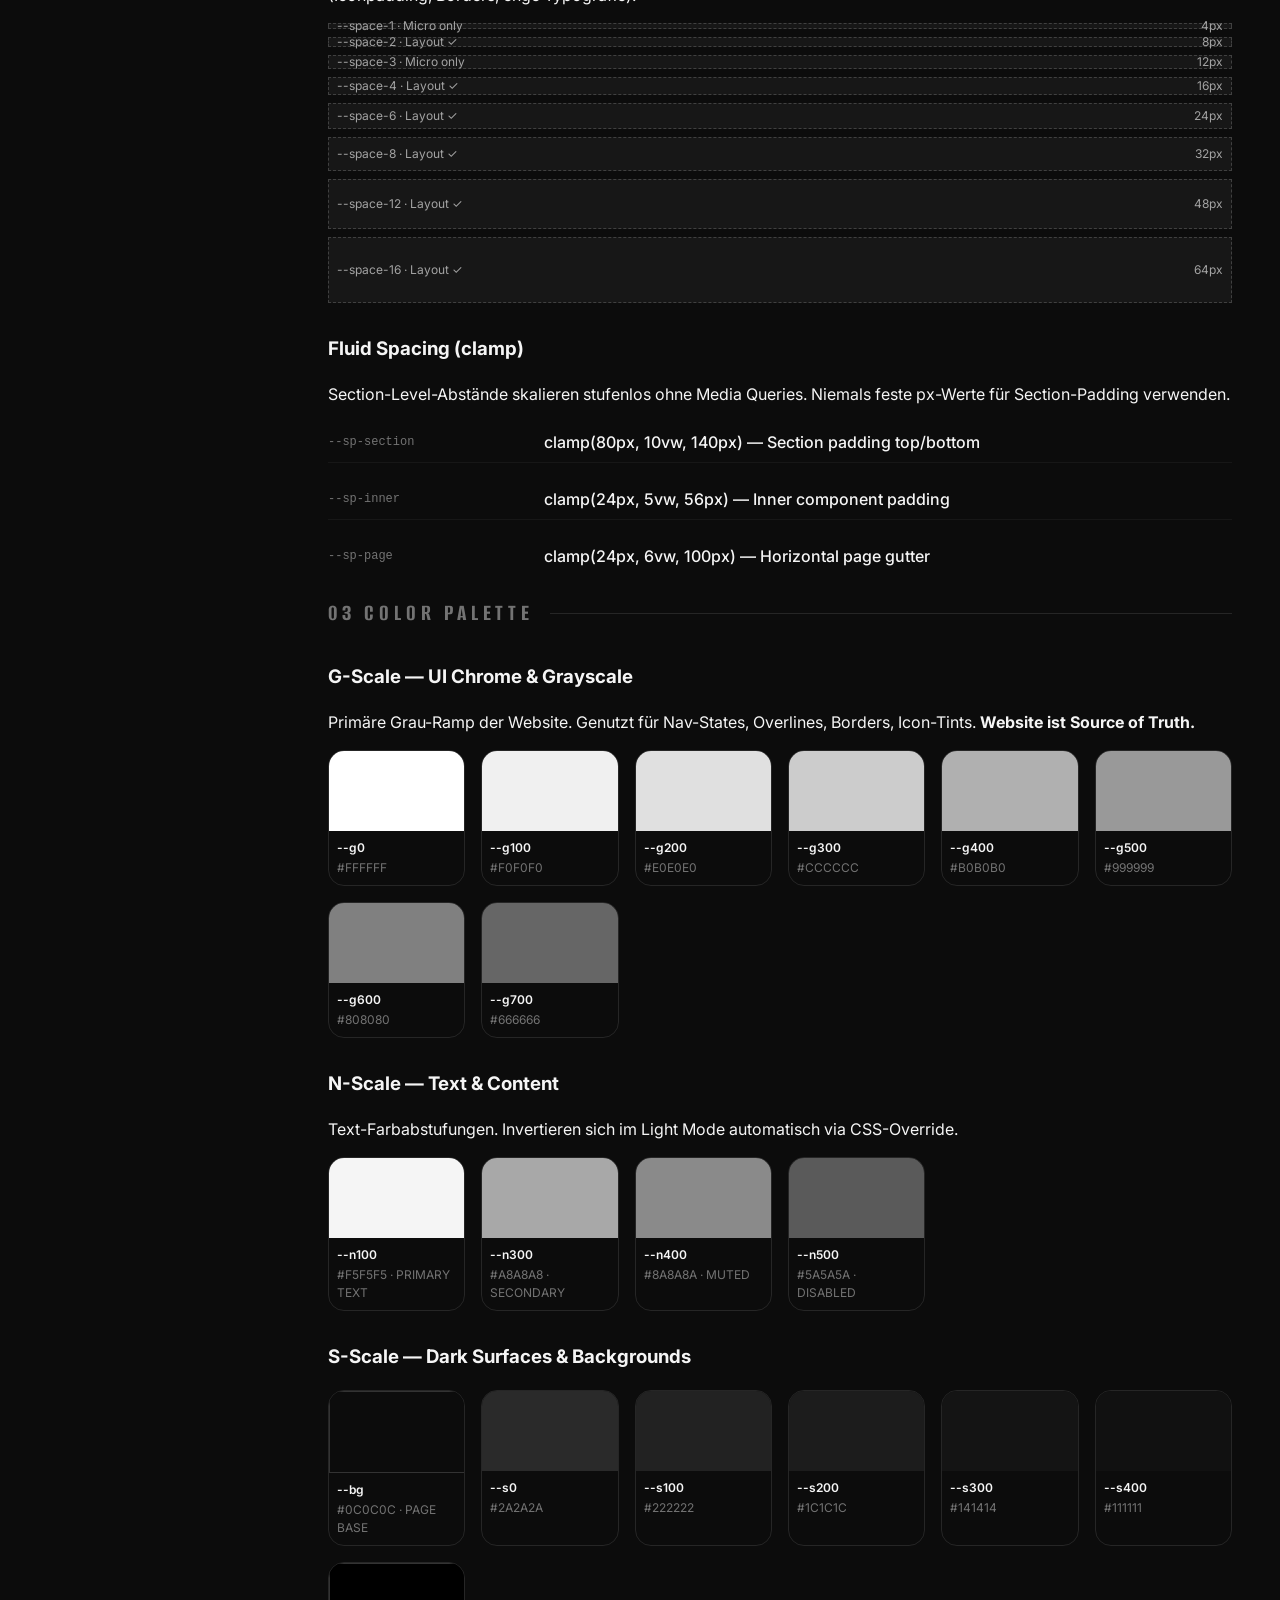
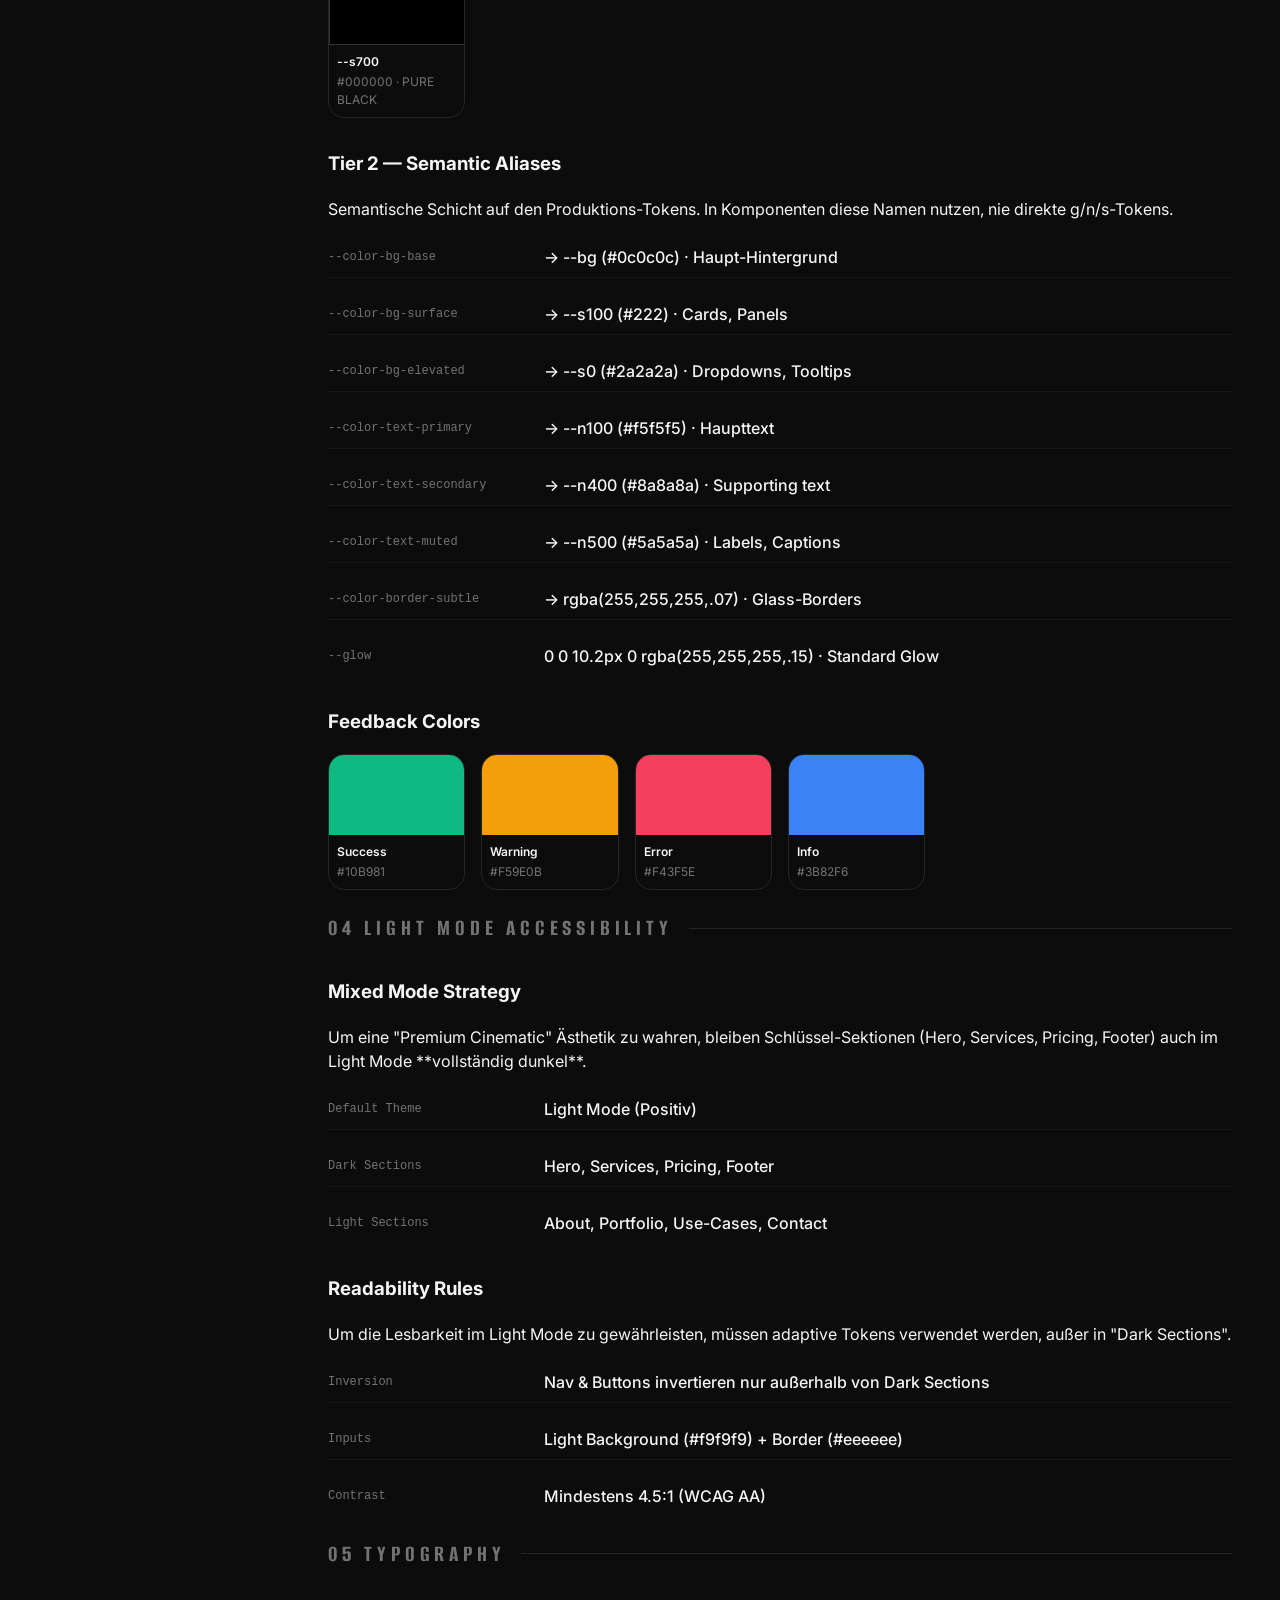
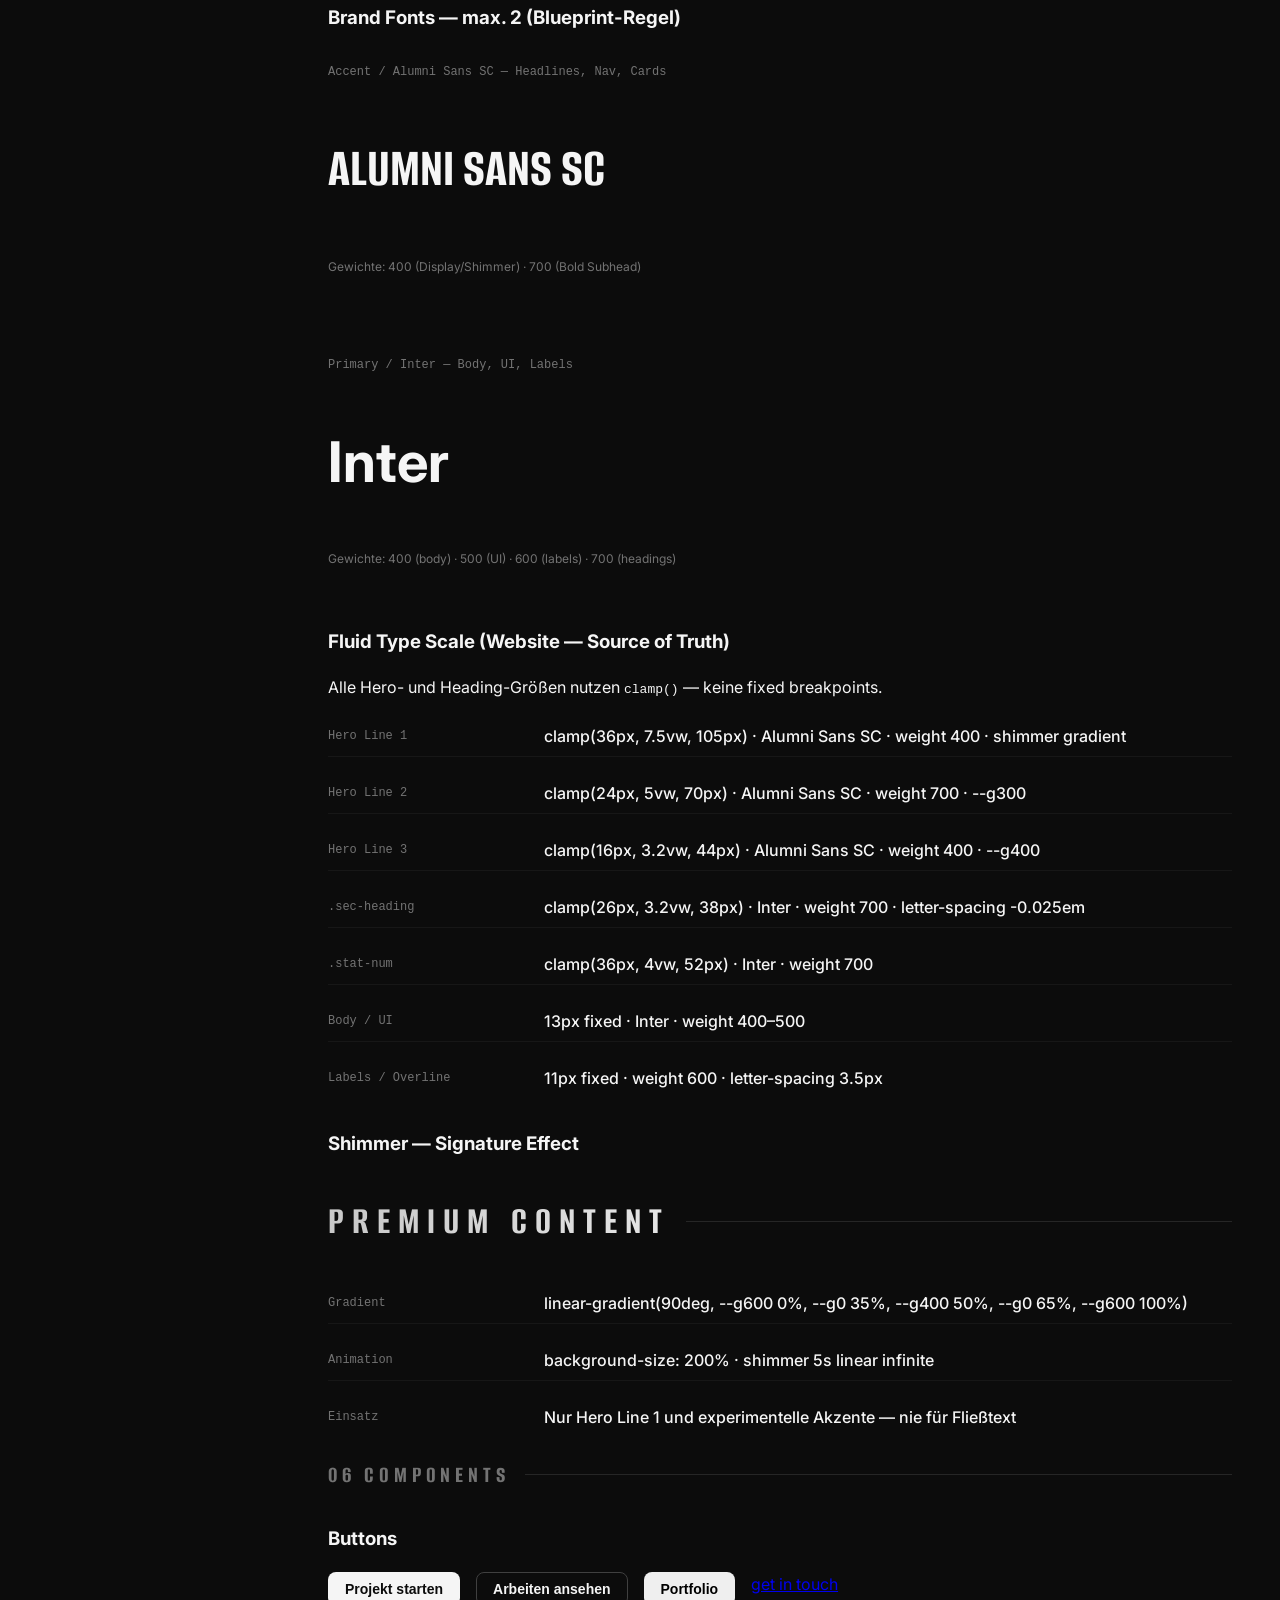
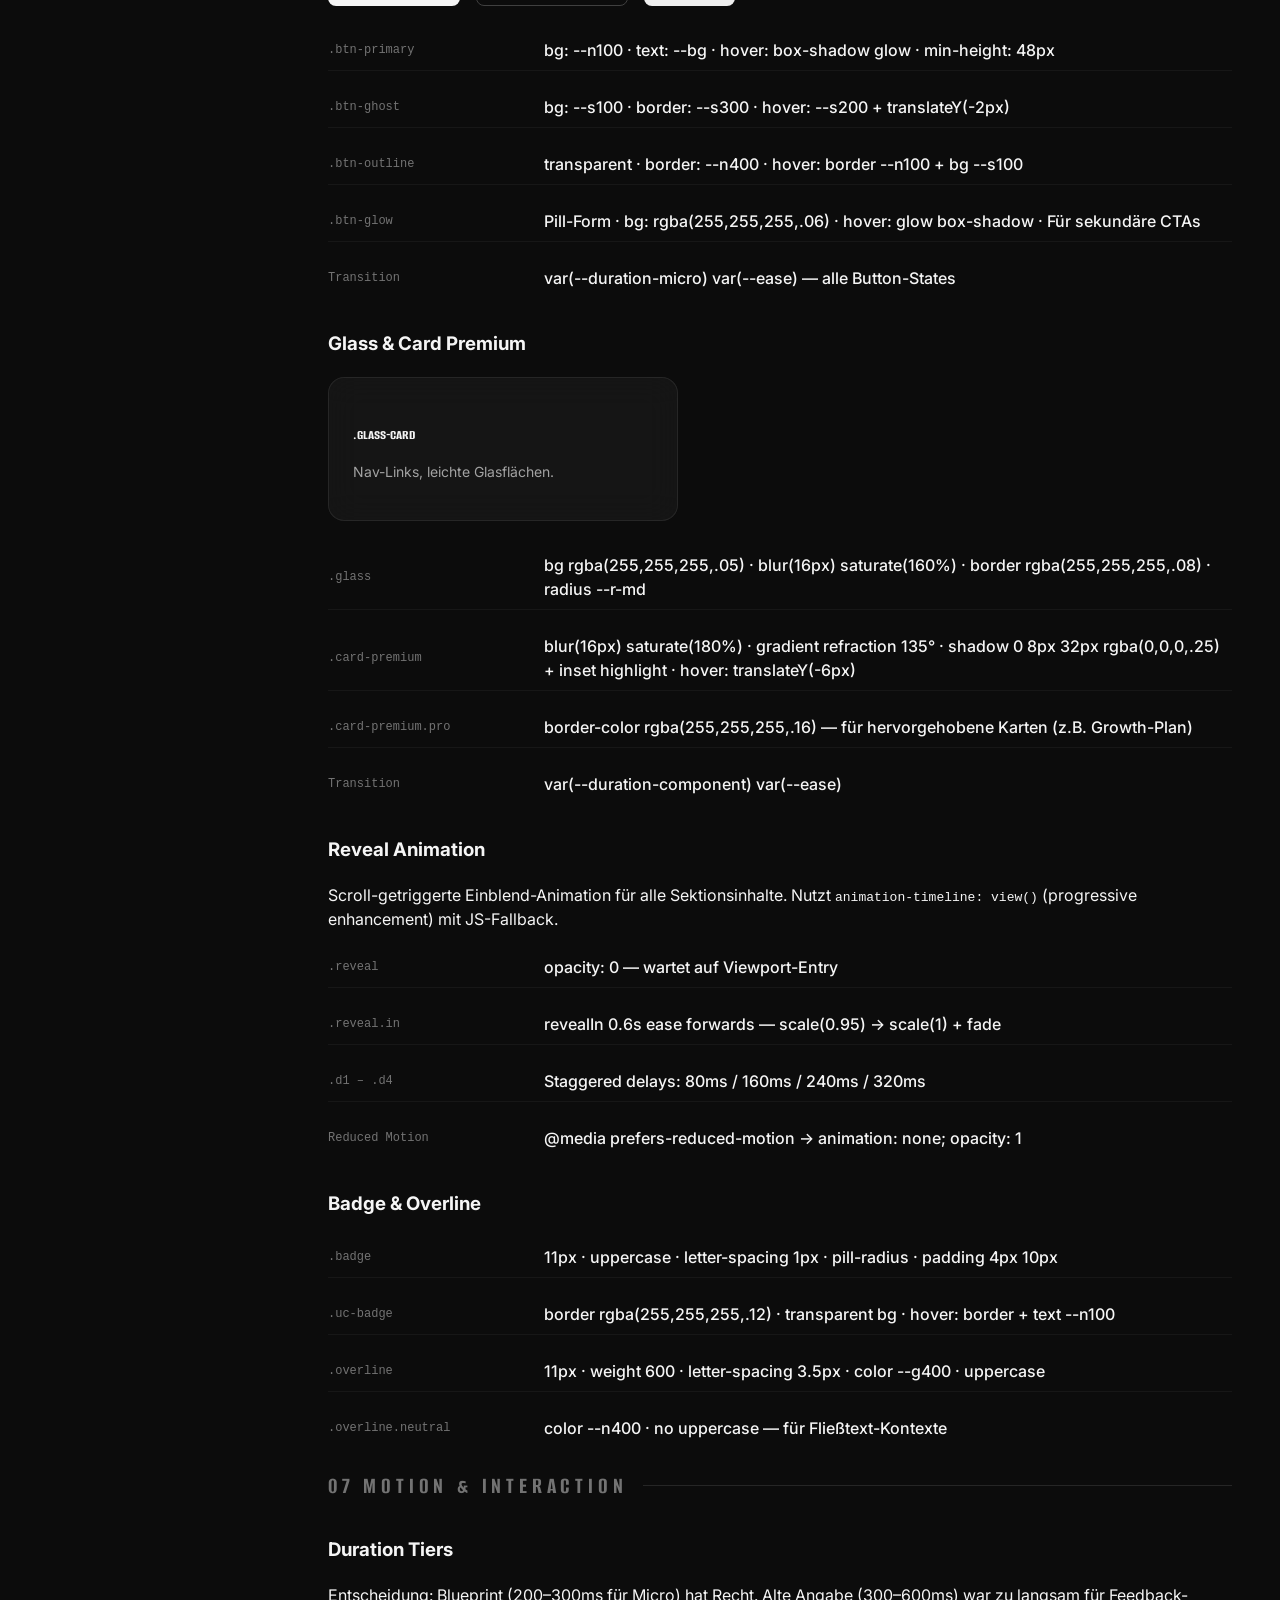
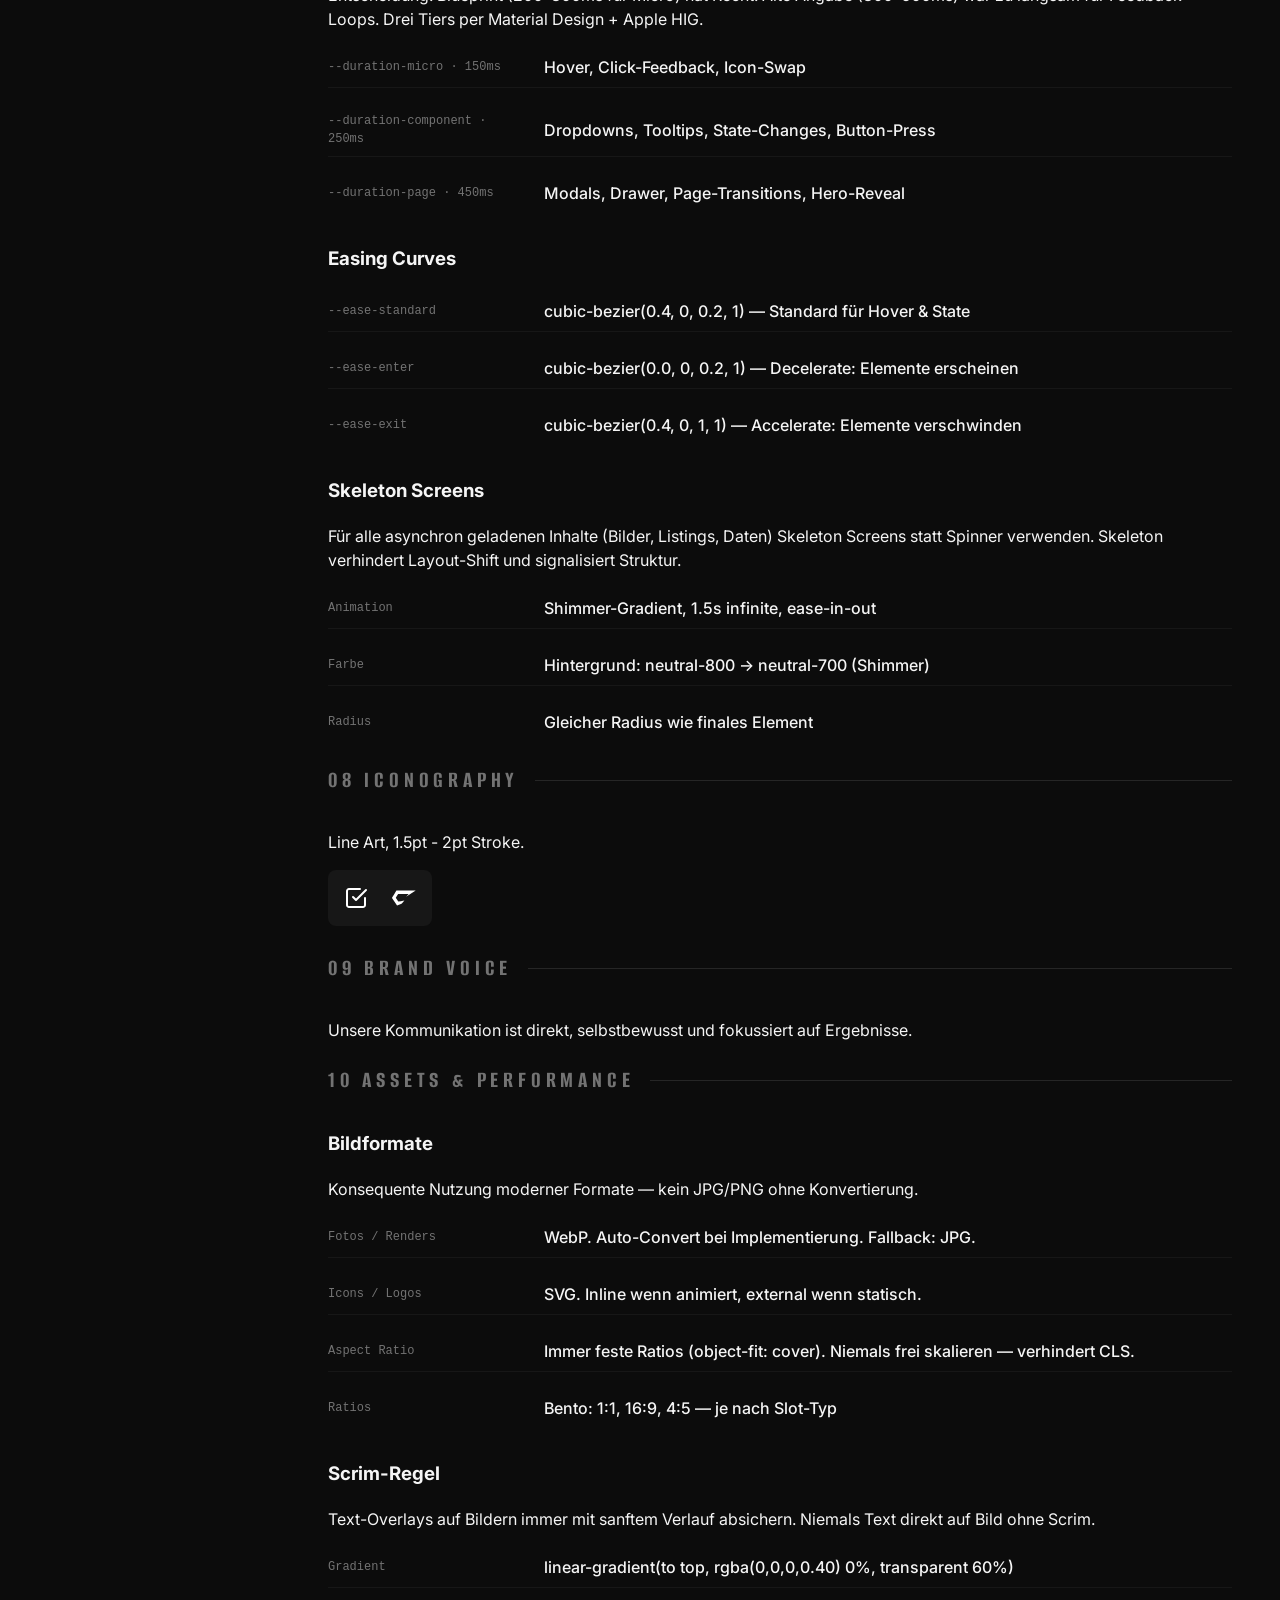
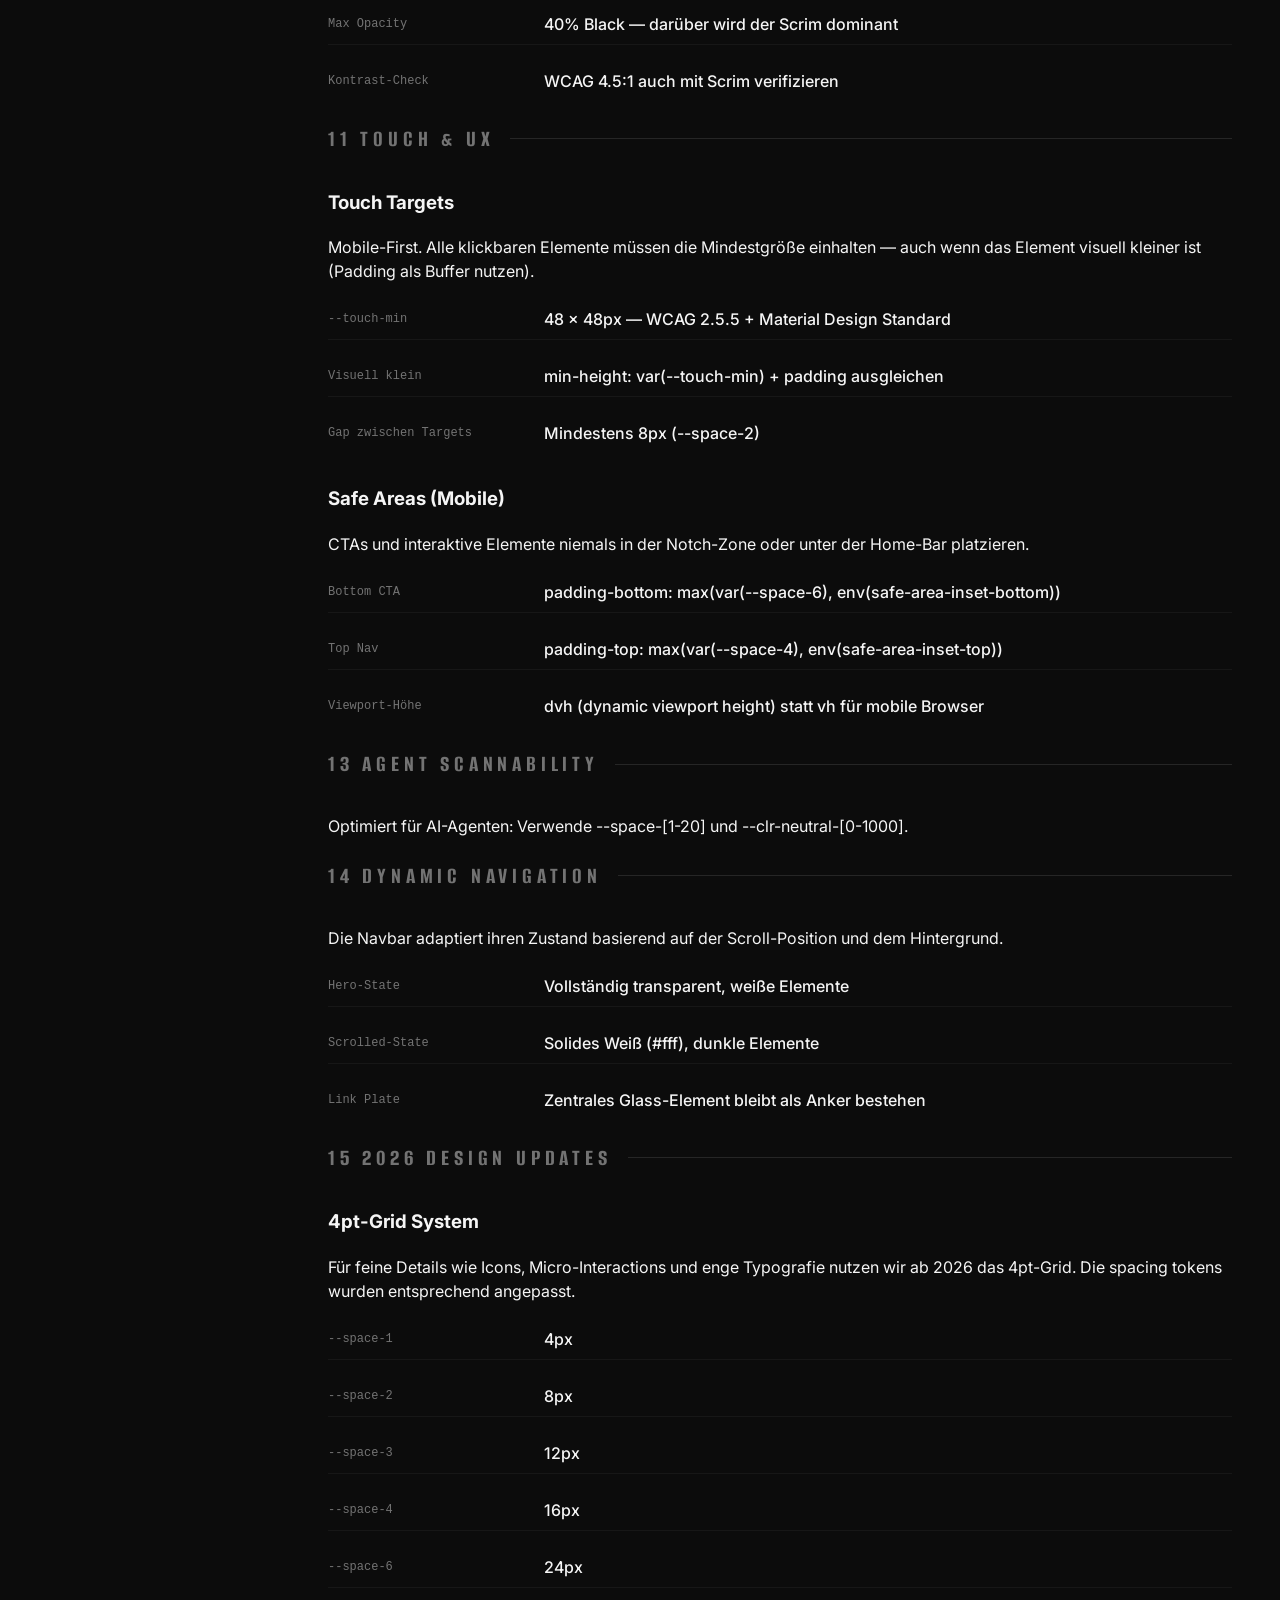
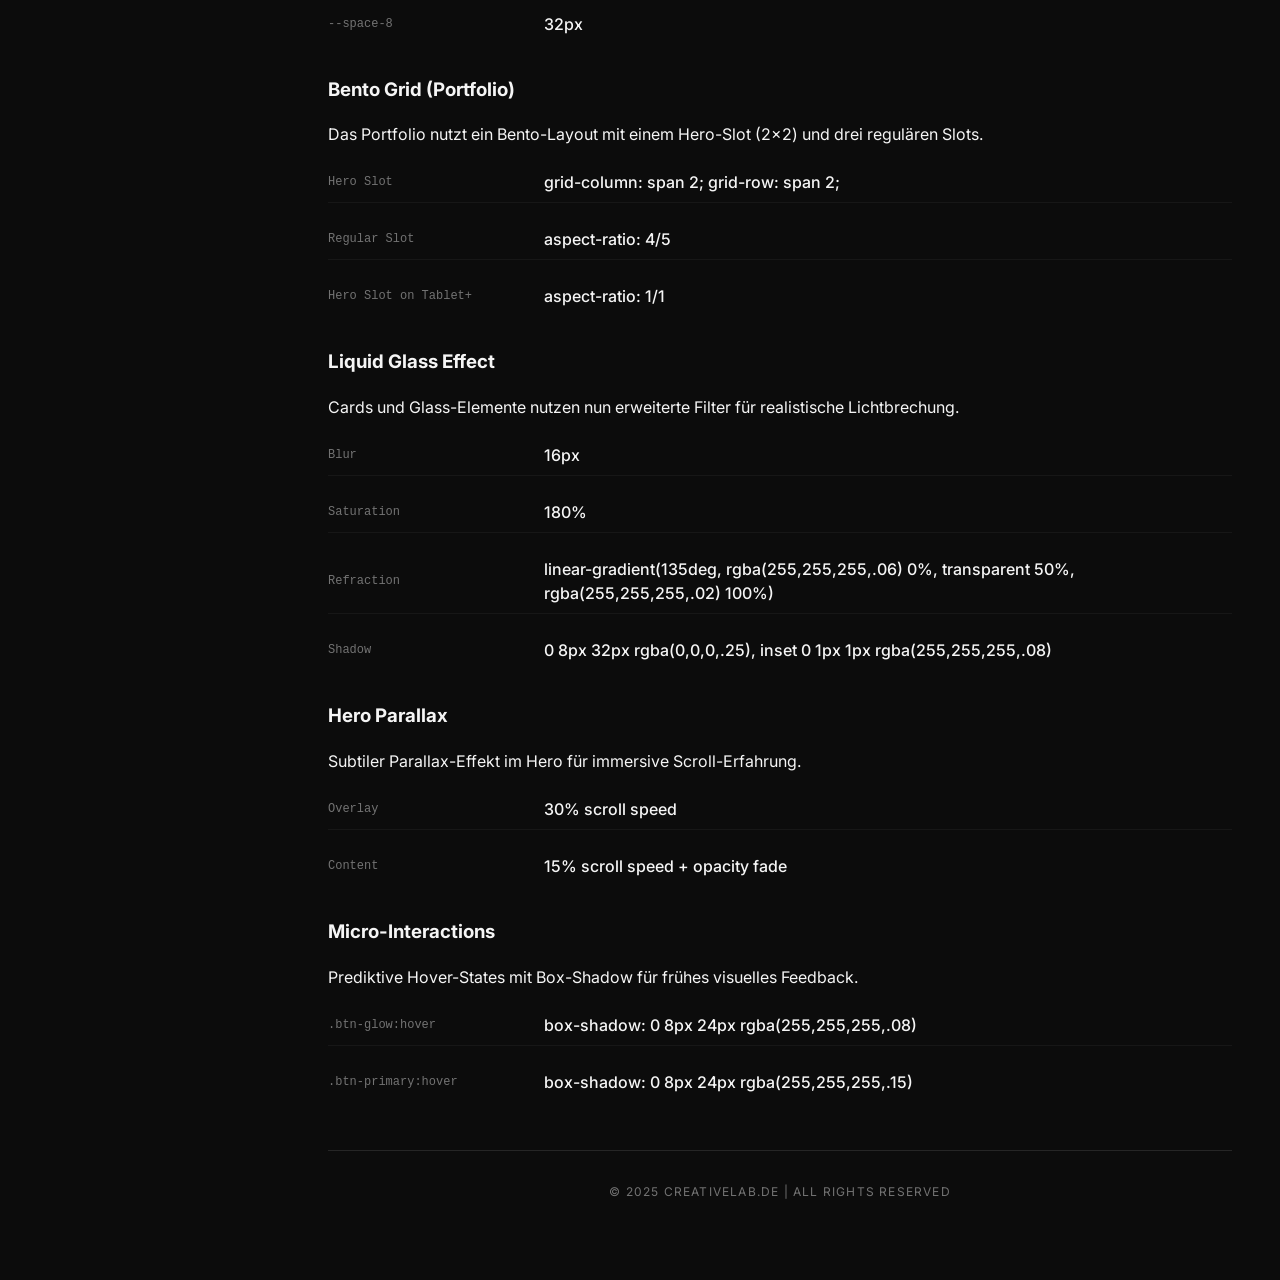
<file: styleguide.html>
<!DOCTYPE html>
<html lang="de">
<head>
    <meta charset="UTF-8">
    <meta name="viewport" content="width=device-width, initial-scale=1.0">
    <title>creativelab.de | CD Manual & Style Guide</title>
    <meta name="description" content="Official Corporate Design Manual for creativelab.de. Documenting foundations, components, and brand standards.">
    
    <!-- Fonts -->
    <link rel="preconnect" href="https://fonts.googleapis.com">
    <link rel="preconnect" href="https://fonts.gstatic.com" crossorigin>
    <link href="https://fonts.googleapis.com/css2?family=Alumni+Sans+SC:wght@400;700&family=Inter:wght@400;500;600;700&display=swap" rel="stylesheet">
    
    <!-- Styles -->
    <link rel="stylesheet" href="styleguide.css">
</head>
<body class="styleguide light-theme">

    <nav class="sg-nav">
        <div class="sg-nav-logo">
            <img src="image/icons/nav/nav/logo-icon.svg" alt="" style="height: 20px;">
            creativelab
        </div>
        <div class="sg-nav-links">
            <a href="#vision" class="sg-nav-link">Vision</a>
            <a href="#logo" class="sg-nav-link">Logo</a>
            <a href="#foundations" class="sg-nav-link">Foundations</a>
            <a href="#colors" class="sg-nav-link">Colors</a>
            <a href="#light-mode" class="sg-nav-link">Light Mode</a>
            <a href="#typography" class="sg-nav-link">Typography</a>
            <a href="#components" class="sg-nav-link">Components</a>
            <a href="#motion" class="sg-nav-link">Motion</a>
            <a href="#icons" class="sg-nav-link">Icons</a>
            <a href="#voice-tone" class="sg-nav-link">Voice & Tone</a>
            <a href="#assets" class="sg-nav-link">Assets</a>
            <a href="#touch-ux" class="sg-nav-link">Touch & UX</a>
            <a href="#scannability" class="sg-nav-link">Scannability</a>
            <a href="#2026-updates" class="sg-nav-link">2026 Updates</a>
        </div>
    </nav>

    <main class="sg-content">
        <header class="sg-header">
        <div style="display: flex; justify-content: space-between; align-items: flex-end;">
            <div>
                <h1>creativelab.de</h1>
                <p>Corporate Design Manual v1.3.0 — Design Systems & Brand Standards (4pt Grid)</p>
            </div>
            <div style="font-size: var(--fs-xs); color: var(--clr-neutral-600); text-align: right;">
                LETZTES UPDATE: 30. APRIL 2026<br>
                STATUS: FINAL
            </div>
        </div>
    </header>

    <!-- 00 BRAND VISION -->
    <section class="sg-section" id="vision">
        <h2>00 Brand Vision</h2>
        <div class="glass-card">
            <h3 style="font-family: var(--font-accent); color: var(--clr-neutral-0); margin-bottom: var(--space-2);">Premium Content. Ohne Overhead.</h3>
            <p style="color: var(--clr-neutral-300); max-width: 800px;">creativelab.de steht für High-End Videografie und Content-Strategie im Fashion- und Lifestyle-Segment. Unsere visuelle Sprache ist minimalistisch, präzise und wertig. Dieses Manual definiert die Regeln, um diese Ästhetik über alle Touchpoints hinweg konsistent zu halten.</p>
        </div>
    </section>

    <!-- 01 LOGO -->
    <section class="sg-section" id="logo">
        <h2>01 Logo & Branding</h2>
        <div class="sg-subsection">
            <h3>Das Kern-Logo</h3>
            <p>Unser Logo ist das zentrale Identitätsmerkmal. Es sollte immer mit ausreichend Weißraum (Clear Space) platziert werden.</p>
            
            <div class="demo-row" style="margin-top: var(--space-6); display: flex; flex-direction: column; gap: var(--space-8);">
                <div class="demo-item" style="width: 100%;">
                    <span class="demo-label">Negativ (Standard) — Full Background</span>
                    <div style="background: var(--clr-neutral-1000); padding: var(--space-16) var(--space-8); border-radius: var(--radius-md); border: 1px solid var(--clr-neutral-900); display: flex; justify-content: center; align-items: center; width: 100%;">
                        <img src="image/LOGO_C.svg" alt="creativelab logo" style="height: 80px;">
                    </div>
                </div>
                <div class="demo-item" style="width: 100%;">
                    <span class="demo-label">Positiv — Light Background</span>
                    <div style="background: var(--clr-neutral-0); padding: var(--space-12) var(--space-8); border-radius: var(--radius-md); border: 1px solid var(--clr-neutral-200); display: flex; justify-content: center; align-items: center; width: 100%;">
                        <img src="image/LOGO_C.svg" alt="creativelab logo" style="height: 80px; filter: invert(1);">
                    </div>
                </div>
            </div>
            
            <div class="spec-container" style="margin-top: var(--space-6);">
                <div class="spec-item"><span class="spec-key">Minimale Breite</span><span class="spec-val">24px (Digital) / 10mm (Print)</span></div>
                <div class="spec-item"><span class="spec-key">Clear Space</span><span class="spec-val">Mindestens 50% der Logo-Breite rundherum</span></div>
                <div class="spec-item"><span class="spec-key">Farbvariante</span><span class="spec-val">Ausschließlich Weiß oder Schwarz (Invertiert)</span></div>
            </div>
        </div>
    </section>

    <!-- 02 FOUNDATIONS -->
    <section class="sg-section" id="foundations">
        <h2>02 Foundations</h2>
        <div class="sg-subsection">
            <h3>Grid System — 4pt Tokens, 8pt Layout Base</h3>
            <p>Entscheidung: 4pt-Tokens sind ein Superset von 8pt (bewährt bei Linear, Vercel, Radix). <strong>Layout-Abstände nutzen immer 8pt-Vielfache</strong> (--space-2, --space-4, --space-8…). --space-1 und --space-3 sind ausschließlich für Micro-Details (Iconpadding, Borders, enge Typografie).</p>
            <div class="grid-demo" style="margin-top: var(--space-4);">
                <div class="grid-item" style="height: var(--space-1);"><span class="grid-label">--space-1 · Micro only</span><span class="grid-label">4px</span></div>
                <div class="grid-item" style="height: var(--space-2);"><span class="grid-label">--space-2 · Layout ✓</span><span class="grid-label">8px</span></div>
                <div class="grid-item" style="height: var(--space-3);"><span class="grid-label">--space-3 · Micro only</span><span class="grid-label">12px</span></div>
                <div class="grid-item" style="height: var(--space-4);"><span class="grid-label">--space-4 · Layout ✓</span><span class="grid-label">16px</span></div>
                <div class="grid-item" style="height: var(--space-6);"><span class="grid-label">--space-6 · Layout ✓</span><span class="grid-label">24px</span></div>
                <div class="grid-item" style="height: var(--space-8);"><span class="grid-label">--space-8 · Layout ✓</span><span class="grid-label">32px</span></div>
                <div class="grid-item" style="height: var(--space-12);"><span class="grid-label">--space-12 · Layout ✓</span><span class="grid-label">48px</span></div>
                <div class="grid-item" style="height: var(--space-16);"><span class="grid-label">--space-16 · Layout ✓</span><span class="grid-label">64px</span></div>
            </div>
        </div>
        <div class="sg-subsection" style="margin-top: var(--space-8);">
            <h3>Fluid Spacing (clamp)</h3>
            <p>Section-Level-Abstände skalieren stufenlos ohne Media Queries. Niemals feste px-Werte für Section-Padding verwenden.</p>
            <div class="spec-container" style="margin-top: var(--space-4);">
                <div class="spec-item"><span class="spec-key">--sp-section</span><span class="spec-val">clamp(80px, 10vw, 140px) — Section padding top/bottom</span></div>
                <div class="spec-item"><span class="spec-key">--sp-inner</span><span class="spec-val">clamp(24px, 5vw, 56px) — Inner component padding</span></div>
                <div class="spec-item"><span class="spec-key">--sp-page</span><span class="spec-val">clamp(24px, 6vw, 100px) — Horizontal page gutter</span></div>
            </div>
        </div>
    </section>

    <!-- 03 COLORS -->
    <section class="sg-section" id="colors">
        <h2>03 Color Palette</h2>
        <div class="sg-subsection">
            <h3>G-Scale — UI Chrome & Grayscale</h3>
            <p>Primäre Grau-Ramp der Website. Genutzt für Nav-States, Overlines, Borders, Icon-Tints. <strong>Website ist Source of Truth.</strong></p>
            <div class="color-grid" style="margin-top: var(--space-4);">
                <div class="color-swatch"><div class="color-preview" style="background:#ffffff;"></div><div class="color-info"><span class="color-name">--g0</span><span class="color-hex">#ffffff</span></div></div>
                <div class="color-swatch"><div class="color-preview" style="background:#f0f0f0;"></div><div class="color-info"><span class="color-name">--g100</span><span class="color-hex">#f0f0f0</span></div></div>
                <div class="color-swatch"><div class="color-preview" style="background:#e0e0e0;"></div><div class="color-info"><span class="color-name">--g200</span><span class="color-hex">#e0e0e0</span></div></div>
                <div class="color-swatch"><div class="color-preview" style="background:#cccccc;"></div><div class="color-info"><span class="color-name">--g300</span><span class="color-hex">#cccccc</span></div></div>
                <div class="color-swatch"><div class="color-preview" style="background:#b0b0b0;"></div><div class="color-info"><span class="color-name">--g400</span><span class="color-hex">#b0b0b0</span></div></div>
                <div class="color-swatch"><div class="color-preview" style="background:#999999;"></div><div class="color-info"><span class="color-name">--g500</span><span class="color-hex">#999999</span></div></div>
                <div class="color-swatch"><div class="color-preview" style="background:#808080;"></div><div class="color-info"><span class="color-name">--g600</span><span class="color-hex">#808080</span></div></div>
                <div class="color-swatch"><div class="color-preview" style="background:#666666;"></div><div class="color-info"><span class="color-name">--g700</span><span class="color-hex">#666666</span></div></div>
            </div>
        </div>
        <div class="sg-subsection" style="margin-top: var(--space-8);">
            <h3>N-Scale — Text & Content</h3>
            <p>Text-Farbabstufungen. Invertieren sich im Light Mode automatisch via CSS-Override.</p>
            <div class="color-grid" style="margin-top: var(--space-4);">
                <div class="color-swatch"><div class="color-preview" style="background:#f5f5f5;"></div><div class="color-info"><span class="color-name">--n100</span><span class="color-hex">#f5f5f5 · primary text</span></div></div>
                <div class="color-swatch"><div class="color-preview" style="background:#a8a8a8;"></div><div class="color-info"><span class="color-name">--n300</span><span class="color-hex">#a8a8a8 · secondary</span></div></div>
                <div class="color-swatch"><div class="color-preview" style="background:#8a8a8a;"></div><div class="color-info"><span class="color-name">--n400</span><span class="color-hex">#8a8a8a · muted</span></div></div>
                <div class="color-swatch"><div class="color-preview" style="background:#5a5a5a;"></div><div class="color-info"><span class="color-name">--n500</span><span class="color-hex">#5a5a5a · disabled</span></div></div>
            </div>
        </div>
        <div class="sg-subsection" style="margin-top: var(--space-8);">
            <h3>S-Scale — Dark Surfaces & Backgrounds</h3>
            <div class="color-grid" style="margin-top: var(--space-4);">
                <div class="color-swatch"><div class="color-preview" style="background:#0c0c0c; border: 1px solid #333;"></div><div class="color-info"><span class="color-name">--bg</span><span class="color-hex">#0c0c0c · page base</span></div></div>
                <div class="color-swatch"><div class="color-preview" style="background:#2a2a2a;"></div><div class="color-info"><span class="color-name">--s0</span><span class="color-hex">#2a2a2a</span></div></div>
                <div class="color-swatch"><div class="color-preview" style="background:#222222;"></div><div class="color-info"><span class="color-name">--s100</span><span class="color-hex">#222222</span></div></div>
                <div class="color-swatch"><div class="color-preview" style="background:#1c1c1c;"></div><div class="color-info"><span class="color-name">--s200</span><span class="color-hex">#1c1c1c</span></div></div>
                <div class="color-swatch"><div class="color-preview" style="background:#141414;"></div><div class="color-info"><span class="color-name">--s300</span><span class="color-hex">#141414</span></div></div>
                <div class="color-swatch"><div class="color-preview" style="background:#111111;"></div><div class="color-info"><span class="color-name">--s400</span><span class="color-hex">#111111</span></div></div>
                <div class="color-swatch"><div class="color-preview" style="background:#000000; border: 1px solid #333;"></div><div class="color-info"><span class="color-name">--s700</span><span class="color-hex">#000000 · pure black</span></div></div>
            </div>
        </div>
        <div class="sg-subsection" style="margin-top: var(--space-8);">
            <h3>Tier 2 — Semantic Aliases</h3>
            <p>Semantische Schicht auf den Produktions-Tokens. In Komponenten diese Namen nutzen, nie direkte g/n/s-Tokens.</p>
            <div class="spec-container" style="margin-top: var(--space-4);">
                <div class="spec-item"><span class="spec-key">--color-bg-base</span><span class="spec-val">→ --bg (#0c0c0c) · Haupt-Hintergrund</span></div>
                <div class="spec-item"><span class="spec-key">--color-bg-surface</span><span class="spec-val">→ --s100 (#222) · Cards, Panels</span></div>
                <div class="spec-item"><span class="spec-key">--color-bg-elevated</span><span class="spec-val">→ --s0 (#2a2a2a) · Dropdowns, Tooltips</span></div>
                <div class="spec-item"><span class="spec-key">--color-text-primary</span><span class="spec-val">→ --n100 (#f5f5f5) · Haupttext</span></div>
                <div class="spec-item"><span class="spec-key">--color-text-secondary</span><span class="spec-val">→ --n400 (#8a8a8a) · Supporting text</span></div>
                <div class="spec-item"><span class="spec-key">--color-text-muted</span><span class="spec-val">→ --n500 (#5a5a5a) · Labels, Captions</span></div>
                <div class="spec-item"><span class="spec-key">--color-border-subtle</span><span class="spec-val">→ rgba(255,255,255,.07) · Glass-Borders</span></div>
                <div class="spec-item"><span class="spec-key">--glow</span><span class="spec-val">0 0 10.2px 0 rgba(255,255,255,.15) · Standard Glow</span></div>
            </div>
        </div>
        <div class="sg-subsection" style="margin-top: var(--space-8);">
            <h3>Feedback Colors</h3>
            <div class="color-grid" style="margin-top: var(--space-4);">
                <div class="color-swatch"><div class="color-preview" style="background: var(--clr-success-500);"></div><div class="color-info"><span class="color-name">Success</span><span class="color-hex">#10b981</span></div></div>
                <div class="color-swatch"><div class="color-preview" style="background: var(--clr-warning-500);"></div><div class="color-info"><span class="color-name">Warning</span><span class="color-hex">#f59e0b</span></div></div>
                <div class="color-swatch"><div class="color-preview" style="background: var(--clr-error-500);"></div><div class="color-info"><span class="color-name">Error</span><span class="color-hex">#f43f5e</span></div></div>
                <div class="color-swatch"><div class="color-preview" style="background: var(--clr-info-500);"></div><div class="color-info"><span class="color-name">Info</span><span class="color-hex">#3b82f6</span></div></div>
            </div>
        </div>
    </section>

    <!-- 04 LIGHT MODE -->
    <section class="sg-section" id="light-mode">
        <h2>04 Light Mode Accessibility</h2>
        <div class="sg-subsection">
            <h3>Mixed Mode Strategy</h3>
            <p>Um eine "Premium Cinematic" Ästhetik zu wahren, bleiben Schlüssel-Sektionen (Hero, Services, Pricing, Footer) auch im Light Mode **vollständig dunkel**.</p>
            <div class="spec-container" style="margin-top: var(--space-4);">
                <div class="spec-item"><span class="spec-key">Default Theme</span><span class="spec-val">Light Mode (Positiv)</span></div>
                <div class="spec-item"><span class="spec-key">Dark Sections</span><span class="spec-val">Hero, Services, Pricing, Footer</span></div>
                <div class="spec-item"><span class="spec-key">Light Sections</span><span class="spec-val">About, Portfolio, Use-Cases, Contact</span></div>
            </div>
        </div>
        
        <div class="sg-subsection" style="margin-top: var(--space-8);">
            <h3>Readability Rules</h3>
            <p>Um die Lesbarkeit im Light Mode zu gewährleisten, müssen adaptive Tokens verwendet werden, außer in "Dark Sections".</p>
            <div class="spec-container" style="margin-top: var(--space-4);">
                <div class="spec-item"><span class="spec-key">Inversion</span><span class="spec-val">Nav & Buttons invertieren nur außerhalb von Dark Sections</span></div>
                <div class="spec-item"><span class="spec-key">Inputs</span><span class="spec-val">Light Background (#f9f9f9) + Border (#eeeeee)</span></div>
                <div class="spec-item"><span class="spec-key">Contrast</span><span class="spec-val">Mindestens 4.5:1 (WCAG AA)</span></div>
            </div>
        </div>
    </section>

    <!-- 05 TYPOGRAPHY -->
    <section class="sg-section" id="typography">
        <h2>05 Typography</h2>
        <div class="sg-subsection">
            <h3>Brand Fonts — max. 2 (Blueprint-Regel)</h3>
            <div class="spec-container">
                <div class="type-preview">
                    <p class="spec-key">Accent / Alumni Sans SC — Headlines, Nav, Cards</p>
                    <h1 style="font-family: var(--font-accent); font-size: var(--fs-4xl); text-transform: uppercase;">ALUMNI SANS SC</h1>
                    <p style="font-size: var(--fs-xs); color: var(--clr-neutral-500);">Gewichte: 400 (Display/Shimmer) · 700 (Bold Subhead)</p>
                </div>
                <div class="type-preview" style="margin-top: var(--space-6);">
                    <p class="spec-key">Primary / Inter — Body, UI, Labels</p>
                    <h1 style="font-family: var(--font-primary); font-size: var(--fs-4xl);">Inter</h1>
                    <p style="font-size: var(--fs-xs); color: var(--clr-neutral-500);">Gewichte: 400 (body) · 500 (UI) · 600 (labels) · 700 (headings)</p>
                </div>
            </div>
        </div>
        <div class="sg-subsection" style="margin-top: var(--space-8);">
            <h3>Fluid Type Scale (Website — Source of Truth)</h3>
            <p>Alle Hero- und Heading-Größen nutzen <code>clamp()</code> — keine fixed breakpoints.</p>
            <div class="spec-container" style="margin-top: var(--space-4);">
                <div class="spec-item"><span class="spec-key">Hero Line 1</span><span class="spec-val">clamp(36px, 7.5vw, 105px) · Alumni Sans SC · weight 400 · shimmer gradient</span></div>
                <div class="spec-item"><span class="spec-key">Hero Line 2</span><span class="spec-val">clamp(24px, 5vw, 70px) · Alumni Sans SC · weight 700 · --g300</span></div>
                <div class="spec-item"><span class="spec-key">Hero Line 3</span><span class="spec-val">clamp(16px, 3.2vw, 44px) · Alumni Sans SC · weight 400 · --g400</span></div>
                <div class="spec-item"><span class="spec-key">.sec-heading</span><span class="spec-val">clamp(26px, 3.2vw, 38px) · Inter · weight 700 · letter-spacing -0.025em</span></div>
                <div class="spec-item"><span class="spec-key">.stat-num</span><span class="spec-val">clamp(36px, 4vw, 52px) · Inter · weight 700</span></div>
                <div class="spec-item"><span class="spec-key">Body / UI</span><span class="spec-val">13px fixed · Inter · weight 400–500</span></div>
                <div class="spec-item"><span class="spec-key">Labels / Overline</span><span class="spec-val">11px fixed · weight 600 · letter-spacing 3.5px</span></div>
            </div>
        </div>
        <div class="sg-subsection" style="margin-top: var(--space-8);">
            <h3>Shimmer — Signature Effect</h3>
            <h2 class="exp-shimmer" style="font-family: var(--font-accent); font-size: var(--fs-3xl);">PREMIUM CONTENT</h2>
            <div class="spec-container" style="margin-top: var(--space-4);">
                <div class="spec-item"><span class="spec-key">Gradient</span><span class="spec-val">linear-gradient(90deg, --g600 0%, --g0 35%, --g400 50%, --g0 65%, --g600 100%)</span></div>
                <div class="spec-item"><span class="spec-key">Animation</span><span class="spec-val">background-size: 200% · shimmer 5s linear infinite</span></div>
                <div class="spec-item"><span class="spec-key">Einsatz</span><span class="spec-val">Nur Hero Line 1 und experimentelle Akzente — nie für Fließtext</span></div>
            </div>
        </div>
    </section>

    <!-- 06 COMPONENTS -->
    <section class="sg-section" id="components">
        <h2>06 Components</h2>

        <div class="sg-subsection">
            <h3>Buttons</h3>
            <div class="demo-row">
                <button class="btn btn-primary">Projekt starten</button>
                <button class="btn btn-ghost">Arbeiten ansehen</button>
                <button class="btn btn-outline">Portfolio</button>
                <a class="btn-glow" href="#">get in touch</a>
            </div>
            <div class="spec-container" style="margin-top: var(--space-4);">
                <div class="spec-item"><span class="spec-key">.btn-primary</span><span class="spec-val">bg: --n100 · text: --bg · hover: box-shadow glow · min-height: 48px</span></div>
                <div class="spec-item"><span class="spec-key">.btn-ghost</span><span class="spec-val">bg: --s100 · border: --s300 · hover: --s200 + translateY(-2px)</span></div>
                <div class="spec-item"><span class="spec-key">.btn-outline</span><span class="spec-val">transparent · border: --n400 · hover: border --n100 + bg --s100</span></div>
                <div class="spec-item"><span class="spec-key">.btn-glow</span><span class="spec-val">Pill-Form · bg: rgba(255,255,255,.06) · hover: glow box-shadow · Für sekundäre CTAs</span></div>
                <div class="spec-item"><span class="spec-key">Transition</span><span class="spec-val">var(--duration-micro) var(--ease) — alle Button-States</span></div>
            </div>
        </div>

        <div class="sg-subsection" style="margin-top: var(--space-8);">
            <h3>Glass & Card Premium</h3>
            <div class="demo-row" style="gap: var(--space-6);">
                <div class="glass-card" style="width: 300px;">
                    <h4 style="font-family: var(--font-accent); margin-bottom: var(--space-2);">.glass-card</h4>
                    <p style="font-size: var(--fs-sm); color: var(--clr-neutral-400);">Nav-Links, leichte Glasflächen.</p>
                </div>
            </div>
            <div class="spec-container" style="margin-top: var(--space-4);">
                <div class="spec-item"><span class="spec-key">.glass</span><span class="spec-val">bg rgba(255,255,255,.05) · blur(16px) saturate(160%) · border rgba(255,255,255,.08) · radius --r-md</span></div>
                <div class="spec-item"><span class="spec-key">.card-premium</span><span class="spec-val">blur(16px) saturate(180%) · gradient refraction 135° · shadow 0 8px 32px rgba(0,0,0,.25) + inset highlight · hover: translateY(-6px)</span></div>
                <div class="spec-item"><span class="spec-key">.card-premium.pro</span><span class="spec-val">border-color rgba(255,255,255,.16) — für hervorgehobene Karten (z.B. Growth-Plan)</span></div>
                <div class="spec-item"><span class="spec-key">Transition</span><span class="spec-val">var(--duration-component) var(--ease)</span></div>
            </div>
        </div>

        <div class="sg-subsection" style="margin-top: var(--space-8);">
            <h3>Reveal Animation</h3>
            <p>Scroll-getriggerte Einblend-Animation für alle Sektionsinhalte. Nutzt <code>animation-timeline: view()</code> (progressive enhancement) mit JS-Fallback.</p>
            <div class="spec-container" style="margin-top: var(--space-4);">
                <div class="spec-item"><span class="spec-key">.reveal</span><span class="spec-val">opacity: 0 — wartet auf Viewport-Entry</span></div>
                <div class="spec-item"><span class="spec-key">.reveal.in</span><span class="spec-val">revealIn 0.6s ease forwards — scale(0.95) → scale(1) + fade</span></div>
                <div class="spec-item"><span class="spec-key">.d1 – .d4</span><span class="spec-val">Staggered delays: 80ms / 160ms / 240ms / 320ms</span></div>
                <div class="spec-item"><span class="spec-key">Reduced Motion</span><span class="spec-val">@media prefers-reduced-motion → animation: none; opacity: 1</span></div>
            </div>
        </div>

        <div class="sg-subsection" style="margin-top: var(--space-8);">
            <h3>Badge & Overline</h3>
            <div class="spec-container" style="margin-top: var(--space-4);">
                <div class="spec-item"><span class="spec-key">.badge</span><span class="spec-val">11px · uppercase · letter-spacing 1px · pill-radius · padding 4px 10px</span></div>
                <div class="spec-item"><span class="spec-key">.uc-badge</span><span class="spec-val">border rgba(255,255,255,.12) · transparent bg · hover: border + text --n100</span></div>
                <div class="spec-item"><span class="spec-key">.overline</span><span class="spec-val">11px · weight 600 · letter-spacing 3.5px · color --g400 · uppercase</span></div>
                <div class="spec-item"><span class="spec-key">.overline.neutral</span><span class="spec-val">color --n400 · no uppercase — für Fließtext-Kontexte</span></div>
            </div>
        </div>
    </section>

    <!-- 07 MOTION -->
    <section class="sg-section" id="motion">
        <h2>07 Motion & Interaction</h2>
        <div class="sg-subsection">
            <h3>Duration Tiers</h3>
            <p>Entscheidung: Blueprint (200–300ms für Micro) hat Recht. Alte Angabe (300–600ms) war zu langsam für Feedback-Loops. Drei Tiers per Material Design + Apple HIG.</p>
            <div class="spec-container" style="margin-top: var(--space-4);">
                <div class="spec-item"><span class="spec-key">--duration-micro · 150ms</span><span class="spec-val">Hover, Click-Feedback, Icon-Swap</span></div>
                <div class="spec-item"><span class="spec-key">--duration-component · 250ms</span><span class="spec-val">Dropdowns, Tooltips, State-Changes, Button-Press</span></div>
                <div class="spec-item"><span class="spec-key">--duration-page · 450ms</span><span class="spec-val">Modals, Drawer, Page-Transitions, Hero-Reveal</span></div>
            </div>
        </div>
        <div class="sg-subsection" style="margin-top: var(--space-8);">
            <h3>Easing Curves</h3>
            <div class="spec-container" style="margin-top: var(--space-4);">
                <div class="spec-item"><span class="spec-key">--ease-standard</span><span class="spec-val">cubic-bezier(0.4, 0, 0.2, 1) — Standard für Hover & State</span></div>
                <div class="spec-item"><span class="spec-key">--ease-enter</span><span class="spec-val">cubic-bezier(0.0, 0, 0.2, 1) — Decelerate: Elemente erscheinen</span></div>
                <div class="spec-item"><span class="spec-key">--ease-exit</span><span class="spec-val">cubic-bezier(0.4, 0, 1, 1) — Accelerate: Elemente verschwinden</span></div>
            </div>
        </div>
        <div class="sg-subsection" style="margin-top: var(--space-8);">
            <h3>Skeleton Screens</h3>
            <p>Für alle asynchron geladenen Inhalte (Bilder, Listings, Daten) Skeleton Screens statt Spinner verwenden. Skeleton verhindert Layout-Shift und signalisiert Struktur.</p>
            <div class="spec-container" style="margin-top: var(--space-4);">
                <div class="spec-item"><span class="spec-key">Animation</span><span class="spec-val">Shimmer-Gradient, 1.5s infinite, ease-in-out</span></div>
                <div class="spec-item"><span class="spec-key">Farbe</span><span class="spec-val">Hintergrund: neutral-800 → neutral-700 (Shimmer)</span></div>
                <div class="spec-item"><span class="spec-key">Radius</span><span class="spec-val">Gleicher Radius wie finales Element</span></div>
            </div>
        </div>
    </section>

    <!-- 08 ICONOGRAPHY -->
    <section class="sg-section" id="icons">
        <h2>08 Iconography</h2>
        <div class="sg-subsection">
            <p>Line Art, 1.5pt - 2pt Stroke.</p>
            <div class="demo-row" style="margin-top: var(--space-4);">
                <div style="background: var(--clr-neutral-900); padding: var(--space-4); border-radius: var(--radius-sm); display: flex; gap: var(--space-6);">
                    <img src="image/icons/check-square.svg" alt="icon" style="width: 24px; filter: brightness(2);">
                    <img src="image/icons/nav/nav/logo-icon.svg" alt="icon" style="width: 24px; filter: brightness(2);">
                </div>
            </div>
        </div>
    </section>

    <!-- 09 BRAND VOICE -->
    <section class="sg-section" id="voice-tone">
        <h2>09 Brand Voice</h2>
        <p>Unsere Kommunikation ist direkt, selbstbewusst und fokussiert auf Ergebnisse.</p>
    </section>

    <!-- 10 ASSETS -->
    <section class="sg-section" id="assets">
        <h2>10 Assets & Performance</h2>
        <div class="sg-subsection">
            <h3>Bildformate</h3>
            <p>Konsequente Nutzung moderner Formate — kein JPG/PNG ohne Konvertierung.</p>
            <div class="spec-container" style="margin-top: var(--space-4);">
                <div class="spec-item"><span class="spec-key">Fotos / Renders</span><span class="spec-val">WebP. Auto-Convert bei Implementierung. Fallback: JPG.</span></div>
                <div class="spec-item"><span class="spec-key">Icons / Logos</span><span class="spec-val">SVG. Inline wenn animiert, external wenn statisch.</span></div>
                <div class="spec-item"><span class="spec-key">Aspect Ratio</span><span class="spec-val">Immer feste Ratios (object-fit: cover). Niemals frei skalieren — verhindert CLS.</span></div>
                <div class="spec-item"><span class="spec-key">Ratios</span><span class="spec-val">Bento: 1:1, 16:9, 4:5 — je nach Slot-Typ</span></div>
            </div>
        </div>
        <div class="sg-subsection" style="margin-top: var(--space-8);">
            <h3>Scrim-Regel</h3>
            <p>Text-Overlays auf Bildern immer mit sanftem Verlauf absichern. Niemals Text direkt auf Bild ohne Scrim.</p>
            <div class="spec-container" style="margin-top: var(--space-4);">
                <div class="spec-item"><span class="spec-key">Gradient</span><span class="spec-val">linear-gradient(to top, rgba(0,0,0,0.40) 0%, transparent 60%)</span></div>
                <div class="spec-item"><span class="spec-key">Max Opacity</span><span class="spec-val">40% Black — darüber wird der Scrim dominant</span></div>
                <div class="spec-item"><span class="spec-key">Kontrast-Check</span><span class="spec-val">WCAG 4.5:1 auch mit Scrim verifizieren</span></div>
            </div>
        </div>
    </section>

    <!-- 11 TOUCH & UX -->
    <section class="sg-section" id="touch-ux">
        <h2>11 Touch & UX</h2>
        <div class="sg-subsection">
            <h3>Touch Targets</h3>
            <p>Mobile-First. Alle klickbaren Elemente müssen die Mindestgröße einhalten — auch wenn das Element visuell kleiner ist (Padding als Buffer nutzen).</p>
            <div class="spec-container" style="margin-top: var(--space-4);">
                <div class="spec-item"><span class="spec-key">--touch-min</span><span class="spec-val">48 × 48px — WCAG 2.5.5 + Material Design Standard</span></div>
                <div class="spec-item"><span class="spec-key">Visuell klein</span><span class="spec-val">min-height: var(--touch-min) + padding ausgleichen</span></div>
                <div class="spec-item"><span class="spec-key">Gap zwischen Targets</span><span class="spec-val">Mindestens 8px (--space-2)</span></div>
            </div>
        </div>
        <div class="sg-subsection" style="margin-top: var(--space-8);">
            <h3>Safe Areas (Mobile)</h3>
            <p>CTAs und interaktive Elemente niemals in der Notch-Zone oder unter der Home-Bar platzieren.</p>
            <div class="spec-container" style="margin-top: var(--space-4);">
                <div class="spec-item"><span class="spec-key">Bottom CTA</span><span class="spec-val">padding-bottom: max(var(--space-6), env(safe-area-inset-bottom))</span></div>
                <div class="spec-item"><span class="spec-key">Top Nav</span><span class="spec-val">padding-top: max(var(--space-4), env(safe-area-inset-top))</span></div>
                <div class="spec-item"><span class="spec-key">Viewport-Höhe</span><span class="spec-val">dvh (dynamic viewport height) statt vh für mobile Browser</span></div>
            </div>
        </div>
    </section>

    <!-- 13 SCANNABILITY -->
    <section class="sg-section" id="scannability">
        <h2>13 Agent Scannability</h2>
        <p>Optimiert für AI-Agenten: Verwende --space-[1-20] und --clr-neutral-[0-1000].</p>
    </section>

    <!-- 14 NAVIGATION LOGIC -->
    <section class="sg-section" id="navigation-logic">
        <h2>14 Dynamic Navigation</h2>
        <div class="sg-subsection">
            <p>Die Navbar adaptiert ihren Zustand basierend auf der Scroll-Position und dem Hintergrund.</p>
            <div class="spec-container" style="margin-top: var(--space-4);">
                <div class="spec-item"><span class="spec-key">Hero-State</span><span class="spec-val">Vollständig transparent, weiße Elemente</span></div>
                <div class="spec-item"><span class="spec-key">Scrolled-State</span><span class="spec-val">Solides Weiß (#fff), dunkle Elemente</span></div>
                <div class="spec-item"><span class="spec-key">Link Plate</span><span class="spec-val">Zentrales Glass-Element bleibt als Anker bestehen</span></div>
            </div>
        </div>
    </section>

    <!-- 15 2026 DESIGN UPDATES -->
    <section class="sg-section" id="2026-updates">
        <h2>15 2026 Design Updates</h2>
        <div class="sg-subsection">
            <h3>4pt-Grid System</h3>
            <p>Für feine Details wie Icons, Micro-Interactions und enge Typografie nutzen wir ab 2026 das 4pt-Grid. Die spacing tokens wurden entsprechend angepasst.</p>
            <div class="spec-container" style="margin-top: var(--space-4);">
                <div class="spec-item"><span class="spec-key">--space-1</span><span class="spec-val">4px</span></div>
                <div class="spec-item"><span class="spec-key">--space-2</span><span class="spec-val">8px</span></div>
                <div class="spec-item"><span class="spec-key">--space-3</span><span class="spec-val">12px</span></div>
                <div class="spec-item"><span class="spec-key">--space-4</span><span class="spec-val">16px</span></div>
                <div class="spec-item"><span class="spec-key">--space-6</span><span class="spec-val">24px</span></div>
                <div class="spec-item"><span class="spec-key">--space-8</span><span class="spec-val">32px</span></div>
            </div>
        </div>
        <div class="sg-subsection" style="margin-top: var(--space-8);">
            <h3>Bento Grid (Portfolio)</h3>
            <p>Das Portfolio nutzt ein Bento-Layout mit einem Hero-Slot (2×2) und drei regulären Slots.</p>
            <div class="spec-container" style="margin-top: var(--space-4);">
                <div class="spec-item"><span class="spec-key">Hero Slot</span><span class="spec-val">grid-column: span 2; grid-row: span 2;</span></div>
                <div class="spec-item"><span class="spec-key">Regular Slot</span><span class="spec-val">aspect-ratio: 4/5</span></div>
                <div class="spec-item"><span class="spec-key">Hero Slot on Tablet+</span><span class="spec-val">aspect-ratio: 1/1</span></div>
            </div>
        </div>
        <div class="sg-subsection" style="margin-top: var(--space-8);">
            <h3>Liquid Glass Effect</h3>
            <p>Cards und Glass-Elemente nutzen nun erweiterte Filter für realistische Lichtbrechung.</p>
            <div class="spec-container" style="margin-top: var(--space-4);">
                <div class="spec-item"><span class="spec-key">Blur</span><span class="spec-val">16px</span></div>
                <div class="spec-item"><span class="spec-key">Saturation</span><span class="spec-val">180%</span></div>
                <div class="spec-item"><span class="spec-key">Refraction</span><span class="spec-val">linear-gradient(135deg, rgba(255,255,255,.06) 0%, transparent 50%, rgba(255,255,255,.02) 100%)</span></div>
                <div class="spec-item"><span class="spec-key">Shadow</span><span class="spec-val">0 8px 32px rgba(0,0,0,.25), inset 0 1px 1px rgba(255,255,255,.08)</span></div>
            </div>
        </div>
        <div class="sg-subsection" style="margin-top: var(--space-8);">
            <h3>Hero Parallax</h3>
            <p>Subtiler Parallax-Effekt im Hero für immersive Scroll-Erfahrung.</p>
            <div class="spec-container" style="margin-top: var(--space-4);">
                <div class="spec-item"><span class="spec-key">Overlay</span><span class="spec-val">30% scroll speed</span></div>
                <div class="spec-item"><span class="spec-key">Content</span><span class="spec-val">15% scroll speed + opacity fade</span></div>
            </div>
        </div>
        <div class="sg-subsection" style="margin-top: var(--space-8);">
            <h3>Micro-Interactions</h3>
            <p>Prediktive Hover-States mit Box-Shadow für frühes visuelles Feedback.</p>
            <div class="spec-container" style="margin-top: var(--space-4);">
                <div class="spec-item"><span class="spec-key">.btn-glow:hover</span><span class="spec-val">box-shadow: 0 8px 24px rgba(255,255,255,.08)</span></div>
                <div class="spec-item"><span class="spec-key">.btn-primary:hover</span><span class="spec-val">box-shadow: 0 8px 24px rgba(255,255,255,.15)</span></div>
            </div>
        </div>
    </section>

    <footer style="margin-top: var(--space-12); padding: var(--space-8) 0; border-top: 1px solid var(--clr-neutral-800); text-align: center; font-size: var(--fs-xs); color: var(--clr-neutral-500); letter-spacing: 0.1em; text-transform: uppercase;">
        &copy; 2025 creativelab.de | ALL RIGHTS RESERVED
    </footer>

    </main>

    <script>
        // Intersection Observer for Active Navigation
        const observerOptions = {
            root: null,
            rootMargin: '0px',
            threshold: 0.3
        };

        const observer = new IntersectionObserver((entries) => {
            entries.forEach(entry => {
                if (entry.isIntersecting) {
                    document.querySelectorAll('.sg-nav-link').forEach(link => {
                        link.classList.remove('active');
                        if (link.getAttribute('href').substring(1) === entry.target.id) {
                            link.classList.add('active');
                        }
                    });
                }
            });
        }, observerOptions);

        document.querySelectorAll('.sg-section').forEach(section => {
            observer.observe(section);
        });

        // Click to Copy Hex Codes
        document.querySelectorAll('.color-swatch').forEach(swatch => {
            swatch.style.cursor = 'pointer';
            swatch.addEventListener('click', () => {
                const hex = swatch.querySelector('.color-hex').textContent;
                navigator.clipboard.writeText(hex).then(() => {
                    const originalName = swatch.querySelector('.color-name').textContent;
                    swatch.querySelector('.color-name').textContent = 'Kopiert!';
                    swatch.querySelector('.color-name').style.color = 'var(--clr-success-500)';
                    setTimeout(() => {
                        swatch.querySelector('.color-name').textContent = originalName;
                        swatch.querySelector('.color-name').style.color = '';
                    }, 1000);
                });
            });
        });
    </script>
</body>
</html>
</file>
<file: style.css>
/* ── TOKENS ── */
:root {
  --bg:   #0c0c0c;
  --s0:   #2a2a2a;
  --s100: #222222;
  --s200: #1c1c1c;
  --s300: #141414;
  --s400: #111111;
  --s500: #0d0d0d;
  --s700: #000000;

  --n100: #f5f5f5;
  --n300: #a8a8a8;
  --n400: #8a8a8a;
  --n500: #5a5a5a;

  --g0:   #ffffff;
  --g100: #f0f0f0;
  --g200: #e0e0e0;
  --g300: #cccccc;
  --g400: #b0b0b0;
  --g500: #999999;
  --g600: #808080;
  --g700: #666666;

  --glow: 0 0 10.2px 0 rgba(255,255,255,.15);

  /* ── 4PT-GRID TOKENS ── */
  --space-1:  4px;
  --space-2:  8px;
  --space-3:  12px;
  --space-4:  16px;
  --space-5:  20px;
  --space-6:  24px;
  --space-8:  32px;
  --space-10: 40px;
  --space-12: 48px;
  --space-16: 64px;

  /* 4pt-aligned border radius */
  --r-sm:   8px;    /* --space-2 */
  --r-md:   16px;   /* --space-4 */
  --r-lg:   24px;   /* --space-6 */
  --r-xl:   32px;   /* --space-8 */
  --r-pill: 100px;

  --ease: cubic-bezier(0.4, 0, 0.2, 1);
  --transition: all 0.3s var(--ease);

  /* Spacing scale */
  --sp-section: clamp(80px, 10vw, 140px);
  --sp-inner:   clamp(24px, 5vw, 56px);
  --sp-page:    clamp(24px, 6vw, 100px);

  /* Motion Tiers (Styleguide Standard) */
  --duration-micro:     150ms;   /* hover, click feedback */
  --duration-component: 250ms;   /* state changes, dropdowns */
  --duration-page:      450ms;   /* panels, modals, page transitions */
  --ease-enter: cubic-bezier(0.0, 0, 0.2, 1);
  --ease-exit:  cubic-bezier(0.4, 0, 1, 1);

  /* Touch Targets (WCAG 2.5.5 / Material Design) */
  --touch-min: 48px;

  /* Full-Width Layout (3-Column Standard) */
  --container-max: 1440px;   /* globales Layout-Maximum */
  --grid-3col: repeat(3, 1fr);
  --grid-4col: repeat(4, 1fr); /* Bento-Portfolio behält 4 Spalten */
}

/* ── LIGHT THEME OVERRIDES ── */
body.light-theme {
  --bg:   #ffffff;
  --s0:   #f5f5f5;
  --s100: #eeeeee;
  --s200: #e0e0e0;
  --s300: #d5d5d5;
  --s400: #cccccc;
  --s500: #f9f9f9;
  --s700: #ffffff;

  --n100: #0c0c0c;
  --n300: #4a4a4a;
  --n400: #6a6a6a;
  --n500: #8a8a8a;

  --g0:   #000000;
  --g100: #1a1a1a;
  --g200: #333333;
  --g300: #4d4d4d;
  --g400: #666666;
  --g500: #808080;
  --g600: #999999;
  --g700: #b3b3b3;

  --glow: 0 0 10.2px 0 rgba(0,0,0,.08);
}

/* Mixed Mode: Force certain sections to stay dark even in light theme */
body.light-theme #hero,
body.light-theme #services,
body.light-theme #pricing,
body.light-theme #footer {
  background: #0c0c0c !important;
  color: #f5f5f5;
}

body.light-theme #services .tab-bar,
body.light-theme #pricing .price-card,
body.light-theme #footer .footer-col a {
  border-color: rgba(255,255,255,.1) !important;
}

body.light-theme #services .sec-header .overline,
body.light-theme #services .sec-header .sec-heading,
body.light-theme #services .tab-btn,
body.light-theme #services .svc-detail h3,
body.light-theme #pricing .price-name,
body.light-theme #pricing .price-num,
body.light-theme #pricing .price-custom-lbl,
body.light-theme #footer .footer-logo span {
  color: #fff !important;
}

body.light-theme #services .tab-btn:not(.active) {
  color: #a8a8a8 !important;
}

body.light-theme #services .tab-btn.active {
  background: rgba(255,255,255,.12) !important;
  color: #fff !important;
}

body.light-theme #services .svc-detail p,
body.light-theme #pricing .price-tag,
body.light-theme #pricing .price-per,
body.light-theme #footer .footer-col a {
  color: #a8a8a8 !important;
}

body.light-theme .glass {
  background: rgba(0,0,0,.02);
  border-color: rgba(0,0,0,.06);
  backdrop-filter: blur(16px) saturate(160%);
  -webkit-backdrop-filter: blur(16px) saturate(160%);
}

body.light-theme .card-premium {
  background: rgba(0,0,0,.02);
  border-color: rgba(0,0,0,.06);
  box-shadow: 0 2px 16px rgba(0,0,0,.06);
  background-image: linear-gradient(
    135deg,
    rgba(255,255,255,.08) 0%,
    transparent 50%,
    rgba(255,255,255,.04) 100%
  );
}

/* body.light-theme .hero-overlay removed to keep it dark */

body.light-theme .nav-logo img,
body.light-theme .work-card-hd img {
  filter: invert(1);
}

body.light-theme #pricing .price-btn,
body.light-theme #contact .form-submit {
  background: #f5f5f5 !important;
  color: #0c0c0c !important;
  border-color: #f5f5f5 !important;
}

body.light-theme #pricing .price-btn:hover,
body.light-theme #contact .form-submit:hover {
  background: #ffffff !important;
}

body.light-theme .field input, 
body.light-theme .field textarea {
  background: #f9f9f9 !important;
  border-color: #eeeeee !important;
  color: #0c0c0c !important;
}

body.light-theme .field input::placeholder,
body.light-theme .field textarea::placeholder {
  color: #a8a8a8 !important;
}

body.light-theme .field label {
  color: #666666 !important;
}

/* ── NAV LIGHT MODE DYNAMIC ── */
body.light-theme #nav {
  background: transparent;
  border-bottom: none;
  backdrop-filter: none !important;
  -webkit-backdrop-filter: none !important;
  transition: background .3s, border-color .3s, box-shadow .3s;
}

/* Elements on Dark Hero (Not Scrolled) */
body.light-theme #nav:not(.scrolled) .nav-logo span,
body.light-theme #nav:not(.scrolled) .nav-right .theme-toggle,
body.light-theme #nav:not(.scrolled) .nav-right .sound-toggle {
  color: #ffffff !important;
}
body.light-theme #nav:not(.scrolled) .nav-logo img {
  filter: none !important;
}
body.light-theme #nav:not(.scrolled) .nav-cta {
  background: rgba(255,255,255,.1) !important;
  color: #ffffff !important;
  border-color: rgba(255,255,255,.2) !important;
}
body.light-theme #nav:not(.scrolled) .nav-links {
  background: rgba(255,255,255,.08) !important;
  border-color: rgba(255,255,255,.1) !important;
}
body.light-theme #nav:not(.scrolled) .nav-links a {
  color: rgba(255,255,255,.7) !important;
}
body.light-theme #nav:not(.scrolled) .nav-links a:hover {
  color: #ffffff !important;
}

/* Elements on White Sections (Scrolled) */
body.light-theme #nav.scrolled {
  background: rgba(255,255,255,.72) !important;
  backdrop-filter: blur(16px) saturate(180%);
  -webkit-backdrop-filter: blur(16px) saturate(180%);
  border-bottom: 1px solid rgba(0,0,0,.06) !important;
  box-shadow: 0 4px 24px rgba(0,0,0,.06);
}
body.light-theme #nav.scrolled .nav-logo span,
body.light-theme #nav.scrolled .nav-right .theme-toggle,
body.light-theme #nav.scrolled .nav-right .sound-toggle {
  color: var(--n100) !important;
}
body.light-theme #nav.scrolled .nav-logo img {
  filter: invert(1) !important;
}
body.light-theme #nav.scrolled .nav-cta {
  background: var(--n100) !important;
  color: #ffffff !important;
  border-color: var(--n100) !important;
}
body.light-theme #nav.scrolled .nav-links {
  background: rgba(0,0,0,.04) !important;
  border-color: rgba(0,0,0,.08) !important;
}
body.light-theme #nav.scrolled .nav-links a {
  color: var(--n400) !important;
}
body.light-theme #nav.scrolled .nav-links a:hover {
  color: var(--n100) !important;
}

/* Nav underline in light mode - visible on white background */
body.light-theme #nav.scrolled .nav-underline {
  background: var(--n100) !important;
}

/* ── RESET ── */
*,*::before,*::after { box-sizing: border-box; margin: 0; padding: 0; }

html {
  overflow-x: hidden;
  width: 100%;
  scroll-behavior: smooth;
  scroll-padding-top: 78px;
  scrollbar-width: none;
}
html::-webkit-scrollbar { display: none; }

body {
  font-family: 'Inter', sans-serif;
  background: var(--bg);
  color: var(--n100);
  width: 100%;
  max-width: 100vw;
  overflow-x: hidden;
  opacity: 0;
  transition: opacity .5s ease;
  -webkit-font-smoothing: antialiased;
}
body.loaded { opacity: 1; }

img { display: block; max-width: 100%; }
a { text-decoration: none; color: inherit; transition: color .2s; }
button { cursor: pointer; border: none; background: none; font-family: inherit; }

/* ── GLASS & CARD ── */
.glass {
  background: rgba(255,255,255,.05);
  backdrop-filter: blur(16px) saturate(160%);
  -webkit-backdrop-filter: blur(16px) saturate(160%);
  border: 1px solid rgba(255,255,255,.08);
  border-radius: var(--r-md);
}

.card-premium {
  transform-style: preserve-3d;
  /* Liquid Glass Effect: backdrop-filter with saturation + gradient refraction */
  background: rgba(255,255,255,.03);
  backdrop-filter: blur(16px) saturate(180%);
  -webkit-backdrop-filter: blur(16px) saturate(180%);
  border: 1px solid rgba(255,255,255,.08);
  border-radius: var(--r-md);
  box-shadow: 
    0 8px 32px rgba(0,0,0,.25),
    inset 0 1px 1px rgba(255,255,255,.08);
  /* Simulated refraction via gradient */
  background-image: linear-gradient(
    135deg,
    rgba(255,255,255,.06) 0%,
    transparent 50%,
    rgba(255,255,255,.02) 100%
  );
  transition: background var(--duration-component) var(--ease), transform var(--duration-component) var(--ease), box-shadow var(--duration-component) var(--ease), backdrop-filter var(--duration-component) var(--ease);
}
.card-premium:hover {
  background: rgba(255,255,255,.06);
  transform: translateY(-6px);
  box-shadow: 
    0 20px 48px rgba(0,0,0,.35),
    inset 0 1px 2px rgba(255,255,255,.12);
}
.card-premium.pro {
  border-color: rgba(255,255,255,.16);
  box-shadow: 0 2px 24px rgba(0,0,0,.28);
}

/* ── SHARED ELEMENTS ── */
.divider {
  max-width: 768px; width: 100%; height: 1px;
  background: linear-gradient(90deg, transparent, rgba(255,255,255,.10), transparent);
  margin: 0 auto; flex-shrink: 0;
}

.overline {
  font-size: 11px; font-weight: 600; letter-spacing: 3.5px;
  color: var(--g400); text-transform: uppercase; text-align: center; line-height: 1;
}
.overline.neutral { color: var(--n400); text-transform: none; }

.sec-heading {
  font-size: clamp(26px, 3.2vw, 38px); font-weight: 700;
  letter-spacing: -0.025em; line-height: 1.15;
  color: var(--n100); text-align: center;
}

.sec-header {
  display: flex; flex-direction: column; gap: 14px;
  align-items: center; max-width: 640px; width: 100%;
  padding: 0 var(--sp-page);
}

/* ── REVEAL ── */
@keyframes revealIn { from { opacity: 0; transform: scale(0.95); } to { opacity: 1; transform: scale(1); } }
@keyframes shimmer { to { background-position: 200% center; } }
@keyframes tabFadeIn { from { opacity: 0; transform: translateY(8px); } to { opacity: 1; transform: none; } }
.reveal { opacity: 0; }
.reveal.in { animation: revealIn .6s ease forwards; }
.reveal.in.d1 { animation-delay: .08s; }
.reveal.in.d2 { animation-delay: .16s; }
.reveal.in.d3 { animation-delay: .24s; }
.reveal.in.d4 { animation-delay: .32s; }

@supports (animation-timeline: view()) {
  .reveal {
    animation: revealIn .6s ease forwards;
    animation-timeline: view();
    animation-range: entry 0% entry 35%;
  }
}

@media (prefers-reduced-motion: reduce) {
  .reveal, .reveal.in { animation: none; opacity: 1; }
}

/* ── PROGRESS BAR ── */
#progress-bar {
  position: fixed; top: 0; left: 0; height: 2px; width: 0%; z-index: 201;
  background: linear-gradient(90deg, var(--g700), var(--g500), var(--g300));
  pointer-events: none; transition: width .08s linear;
}
body.light-theme #progress-bar { display: none; } /* Remove the gray line at the top in Light Mode */

/* ── SPARKS ── */
#sparks { position: fixed; inset: 0; pointer-events: none; z-index: 0; }
section, footer { position: relative; z-index: 1; }

/* ── CUSTOM CURSOR ── */
@media(hover:hover) {
  * { cursor: none !important; }
  #cursor {
    position: fixed; width: 8px; height: 8px; border-radius: 50%;
    background: var(--g400); pointer-events: none; z-index: 9999;
    transform: translate(-50%,-50%); opacity: 0;
  }
  #cursor.visible { opacity: 1; }
  #cursor-ring {
    position: fixed; width: 32px; height: 32px; border-radius: 50%;
    border: 1px solid rgba(255,255,255,.3); pointer-events: none; z-index: 9998;
    transform: translate(-50%,-50%); transition: width .2s, height .2s, border-color .2s, opacity .2s;
    opacity: 0;
  }
  #cursor-ring.visible { opacity: 1; }
  #cursor-ring.hovering { width: 52px; height: 52px; border-color: var(--g300); }
}

/* ── NAV ── */
#nav {
  position: fixed; top: 0; left: 0; right: 0; z-index: 100;
  height: 64px; display: flex; align-items: center;
  padding: 0 var(--sp-page);
  background: rgba(12,12,12,.6);
  backdrop-filter: blur(16px); -webkit-backdrop-filter: blur(16px);
  border-bottom: 1px solid transparent;
  transition: background .3s, border-color .3s;
  animation: navFadeIn .4s ease both;
}
@keyframes navFadeIn { from { opacity: 0; } to { opacity: 1; } }
#nav.scrolled {
  background: rgba(12,12,12,.92);
  border-bottom-color: rgba(255,255,255,.06);
}

.nav-logo { display: flex; align-items: center; gap: 8px; flex: 1; }
.nav-logo img { width: 37.55px; height: 24px; object-fit: contain; }
.nav-logo span { font-family: 'Alumni Sans SC', sans-serif; font-size: 15px; letter-spacing: 0.12em; color: var(--n100); white-space: nowrap; }

.nav-center { flex: 1; display: flex; justify-content: center; }
.nav-links {
  display: flex; gap: 24px; align-items: center;
  padding: 7px 32px; border-radius: var(--r-pill);
}
.nav-links { position: relative; }
.nav-links a {
  font-size: 13px; color: var(--n400);
  white-space: nowrap; transition: color .25s;
}
.nav-links a:hover { color: var(--g300); }

/* Quantitative Abstufung: aktive Section = eigener Grauton */
.nav-links a.active[href="#about"]     { color: var(--g0); }
.nav-links a.active[href="#portfolio"] { color: var(--g100); }
.nav-links a.active[href="#services"]  { color: var(--g200); }
.nav-links a.active[href="#pricing"]   { color: var(--g300); }
.nav-links a.active[href="#contact"]   { color: var(--g400); }

/* Sliding underline indicator */
.nav-underline {
  position: absolute; bottom: 6px; left: 0;
  height: 1px; width: 0; border-radius: 1px;
  pointer-events: none; opacity: 0;
  transition: transform .4s var(--ease), width .4s var(--ease), background .25s, opacity .2s;
}

.nav-right { flex: 1; display: flex; justify-content: flex-end; align-items: center; gap: 14px; }

.sound-toggle, .theme-toggle {
  display: flex;
  align-items: center;
  justify-content: center;
  width: 26px;
  height: 26px;
  border-radius: 50%;
  background: transparent;
  border: 1px solid rgba(255,255,255,.12);
  color: rgba(255,255,255,.4);
  transition: background .2s, color .2s, transform .2s;
}

body.light-theme .sound-toggle,
body.light-theme .theme-toggle {
  border-color: rgba(0,0,0,.12);
  color: rgba(0,0,0,.4);
}

.sound-toggle svg, .theme-toggle svg { width: 14px; height: 14px; }

.sound-toggle:hover, .theme-toggle:hover { 
  background: var(--n100); 
  color: var(--bg); 
  transform: scale(1.05); 
}

body.light-theme .sound-toggle:hover,
body.light-theme .theme-toggle:hover {
  background: rgba(0,0,0,.05);
  color: #000;
}

.sound-toggle.active, .theme-toggle.active { color: var(--n100); border-color: var(--n300); }
.nav-cta {
  background: var(--n100); border: 1px solid var(--n100);
  padding: 7px 20px; border-radius: var(--r-pill);
  font-size: 13px; color: var(--bg); white-space: nowrap;
  transition: background .2s, transform .3s ease;
}
.nav-cta:hover { background: var(--g100); }

/* Hamburger — hidden on desktop */
.nav-burger { display: none; }
.nav-mobile { display: none; }

/* ══════════════════════════════════════════
   HERO
══════════════════════════════════════════ */
#hero {
  position: relative; min-height: 100svh;
  display: flex; flex-direction: column; align-items: center;
  justify-content: center;
  overflow: hidden; padding: 80px var(--sp-page) max(60px, env(safe-area-inset-bottom));
}

.hero-bg, .hero-overlay, .hero-video { position: absolute; inset: 0; }
.hero-bg { background: #000; z-index: 0; }
.hero-video { width: 100%; height: 100%; object-fit: cover; z-index: 0; }
.hero-overlay {
  background: linear-gradient(to bottom, rgba(0,0,0,.35) 0%, rgba(0,0,0,.72) 100%);
  z-index: 1;
}

.hero-content {
  position: relative; z-index: 2;
  display: flex; flex-direction: column; gap: 28px; align-items: center;
  max-width: 900px; width: 100%;
  transition: transform .1s linear, opacity .1s linear;
  will-change: transform, opacity;
}

/* ── HERO TITLE — Alumni Sans SC, Hierarchie durch Gewicht + Spacing + Farbe ── */
.hero-title {
  display: flex; flex-direction: column; align-items: center;
  gap: 4px;
}
.hero-complete {
  font-family: 'Alumni Sans SC', sans-serif;
  font-size: clamp(36px, 7.5vw, 105px);
  font-weight: 400;
  letter-spacing: 0.22em;
  line-height: 0.82;
  text-align: center;
  padding-bottom: 0.06em;
  background: linear-gradient(90deg, var(--g600) 0%, var(--g0) 35%, var(--g400) 50%, var(--g0) 65%, var(--g600) 100%);
  background-size: 200% auto;
  -webkit-background-clip: text;
  background-clip: text;
  -webkit-text-fill-color: transparent;
  animation: shimmer 5s linear infinite;
}
.hero-creative {
  font-family: 'Alumni Sans SC', sans-serif;
  font-size: clamp(24px, 5vw, 70px);
  font-weight: 700;
  letter-spacing: 0.12em;
  line-height: 1.0;
  color: var(--g300);
  text-align: center;
  margin-bottom: 0.02em;
}
.hero-control {
  font-family: 'Alumni Sans SC', sans-serif;
  font-size: clamp(16px, 3.2vw, 44px);
  font-weight: 400;
  letter-spacing: 0.30em;
  line-height: 1.0;
  color: var(--g400);
  text-align: center;
  text-shadow: 0 0 20px rgba(255,255,255,.10);
}

/* Force Light Hero Text even in Light Theme */
body.light-theme #hero .hero-creative { color: #ccc; }
body.light-theme #hero .hero-control { color: #aaa; }
body.light-theme #hero .hero-sub p { color: #a8a8a8; }
body.light-theme #hero .btn-ghost { 
  background: rgba(255,255,255,.08); 
  color: #f5f5f5; 
  border-color: rgba(255,255,255,.10);
}
body.light-theme #hero .hero-complete {
  background: linear-gradient(90deg, #c8c8c8 0%, #ffffff 35%, #e8e8e8 50%, #ffffff 65%, #c8c8c8 100%);
  background-size: 200% auto;
  -webkit-background-clip: text;
  background-clip: text;
}

.hero-sub { text-align: center; }
.hero-sub p {
  font-size: clamp(13px, 1.4vw, 16px);
  color: var(--n300); line-height: 1.7;
}

.hero-btns { display: flex; gap: 12px; margin-top: 4px; flex-wrap: wrap; justify-content: center; }

/* ── BUTTONS ── */
.btn {
  padding: 12px 24px; border-radius: var(--r-sm);
  font-size: 13px; font-weight: 500; line-height: 1;
  display: inline-flex; align-items: center; justify-content: center;
  transition: background var(--duration-micro) var(--ease), transform var(--duration-micro) var(--ease), box-shadow var(--duration-micro) var(--ease);
  white-space: nowrap;
  min-height: var(--touch-min);
}
.btn-primary { 
  background: var(--n100); color: var(--s700); 
  transition: background .2s, transform .3s ease, box-shadow .3s; 
}
.btn-primary:hover { 
  background: var(--g100);
  box-shadow: 0 8px 24px rgba(255,255,255,.15);
}

.btn-ghost {
  background: var(--s100); color: var(--n100);
  border: 1px solid var(--s300);
}
.btn-ghost:hover { background: var(--s200); transform: translateY(-2px); }

.btn-outline {
  background: transparent; color: var(--n100);
  border: 1px solid var(--n400);
}
.btn-outline:hover { border-color: var(--n100); background: var(--s100); transform: translateY(-2px); }

.btn-glow {
  background: rgba(255,255,255,.06); border: 1px solid rgba(255,255,255,.10);
  padding: 8px 20px; border-radius: var(--r-pill);
  font-size: 13px; color: #fff;
  transition: background .2s, transform .2s, box-shadow .2s;
}
.btn-glow:hover { 
  background: rgba(255,255,255,.12); 
  transform: translateY(-1px); 
  box-shadow: 0 8px 24px rgba(255,255,255,.08);
}

/* ══════════════════════════════════════════
   ABOUT
══════════════════════════════════════════ */
#about {
  padding: var(--sp-section) var(--sp-page);
  display: flex; flex-direction: column;
  gap: var(--sp-inner); align-items: center;
}

.about-row {
  display: flex; gap: 40px;
  align-items: center; justify-content: center;
  max-width: 900px; width: 100%;
}
.about-avatar { width: 180px; height: 180px; border-radius: 50%; overflow: hidden; flex-shrink: 0; }
.about-avatar img { width: 100%; height: 100%; object-fit: cover; }

.about-text {
  display: flex; flex-direction: column; gap: 10px;
  max-width: 540px; flex: 1;
}
.about-role { font-size: 11px; color: var(--n400); letter-spacing: 3.5px; text-transform: uppercase; }
.about-name { font-size: clamp(24px, 3vw, 36px); font-weight: 700; color: var(--n100); line-height: 1.15; }
.about-bio { font-size: 14px; color: var(--n300); line-height: 1.7; }
.about-cta { padding-top: 4px; }

/* Work cards */
.work-section {
  display: flex; flex-direction: column; gap: 20px; align-items: center;
  width: 100%; max-width: var(--container-max);
}
.work-cards {
  display: grid;
  grid-template-columns: var(--grid-4col);
  gap: 16px; width: 100%;
}
.work-card { padding: 20px; display: flex; flex-direction: column; gap: 8px; }
.work-card-hd { display: flex; justify-content: space-between; align-items: center; }
.work-card-hd span { font-size: 13px; font-weight: 600; color: var(--n100); }
.work-card-hd img { width: 20px; height: 20px; opacity: .5; }
.work-card p { font-size: 13px; color: var(--n400); line-height: 1.6; }

/* ══════════════════════════════════════════
   PORTFOLIO
══════════════════════════════════════════ */
#portfolio {
  padding: var(--sp-section) 0;
  display: flex; flex-direction: column;
  gap: 32px; align-items: center;
}

.port-grid {
  display: grid;
  grid-template-columns: var(--grid-4col);
  grid-template-rows: auto auto;
  gap: 16px;
  padding: 0 var(--sp-page);
  width: 100%; max-width: var(--container-max);
}
/* Bento: Hero slot spans 2 cols × 2 rows */
.port-slot {
  aspect-ratio: 4/5; border-radius: var(--r-md);
  overflow: hidden; position: relative; cursor: pointer;
  transition: transform .3s var(--ease), box-shadow .3s var(--ease);
  transform-style: preserve-3d;
}
.port-slot.hero,
.port-slot.port-slot-hero {
  grid-column: span 2;
  grid-row: span 2;
  aspect-ratio: 1/1;
}
.port-slot:hover { transform: scale(1.02); box-shadow: 0 16px 48px rgba(0,0,0,.45); }
.port-slot img { width: 100%; height: 100%; object-fit: cover; }

.port-overlay {
  position: absolute; inset: 0;
  display: flex; align-items: center; justify-content: center;
  background: rgba(255,255,255,.08);
  opacity: 0; transition: opacity .3s;
  font-size: 11px; letter-spacing: 3.5px; color: var(--g100); font-weight: 600;
  text-transform: uppercase;
}
.port-slot:hover .port-overlay { opacity: 1; }

/* ══════════════════════════════════════════
   SERVICES
══════════════════════════════════════════ */
#services {
  position: relative; background: rgba(0,0,0,.5);
  padding: var(--sp-section) 0;
  display: flex; flex-direction: column;
  gap: 48px; align-items: center; overflow: hidden;
}

.svc-wm { position: absolute; width: 600px; opacity: .04; pointer-events: none; }
.svc-wm.tl { top: 80px; left: 0; }
.svc-wm.br { bottom: 60px; right: 0; transform: rotate(180deg); }
.svc-wm img { width: 100%; }

.tab-bar {
  display: flex; gap: 6px; align-items: center;
  padding: 4px 6px; background: rgba(0,0,0,.6);
  border: 1px solid rgba(255,255,255,.06);
  border-radius: var(--r-pill);
}
.tab-btn {
  padding: 8px 16px; border-radius: var(--r-pill);
  font-size: 12px; font-weight: 500; letter-spacing: .5px;
  color: var(--n400); background: transparent;
  transition: background .2s, color .2s;
  white-space: nowrap;
}
.tab-btn.active {
  background: rgba(255,255,255,.12);
  color: var(--n100);
}
.tab-btn:hover:not(.active) { color: var(--n300); }

.svc-preview {
  width: 100%; height: clamp(300px, 45vw, 600px);
  position: relative; overflow: hidden;
}
.svc-preview video, .svc-preview img {
  position: absolute; inset: 0; width: 100%; height: 100%; object-fit: cover;
}
.svc-preview img { transition: opacity .4s ease; }
.svc-preview img.hidden { opacity: 0; pointer-events: none; }

.svc-detail {
  display: flex; flex-direction: column; gap: 6px;
  max-width: 500px; width: 100%;
  padding: 0 var(--sp-page);
}
.svc-detail.tab-animating {
  animation: tabFadeIn .28s var(--ease) both;
}
.svc-detail h3 { font-size: 22px; font-weight: 600; color: var(--n100); }
.svc-detail p { font-size: 13px; color: var(--n400); line-height: 1.6; }

/* ══════════════════════════════════════════
   USE CASES
══════════════════════════════════════════ */
#use-cases {
  padding: var(--sp-section) var(--sp-page);
  display: flex; flex-direction: column;
  gap: 32px; align-items: center;
}

.uc-grid {
  display: grid;
  grid-template-columns: var(--grid-4col); /* 4 Cards → 4 Spalten, kein verwaistes Element */
  gap: 16px; max-width: var(--container-max); width: 100%;
}
.uc-card {
  padding: 24px 20px; display: flex; flex-direction: column;
  justify-content: space-between; min-height: 180px;
}
.uc-card-top { display: flex; flex-direction: column; gap: 6px; }
.uc-card h4 {
  font-family: 'Alumni Sans SC', sans-serif;
  font-size: 16px; font-weight: 400;
  letter-spacing: 0.10em; color: var(--n100);
}
.uc-card p { font-size: 13px; color: var(--n400); line-height: 1.6; }

.badge {
  display: inline-flex; align-items: center; justify-content: center;
  padding: 4px 10px; border-radius: var(--r-pill);
  font-size: 11px; font-weight: 600; width: fit-content;
  text-transform: uppercase; letter-spacing: 1px;
}
.uc-badge {
  border: 1px solid rgba(255,255,255,.12); background: transparent;
  letter-spacing: 3.5px; color: var(--n400);
  margin-top: 16px; transition: border-color .2s, color .2s;
}
.uc-card:hover .uc-badge { border-color: var(--n100); color: var(--n100); }

/* ══════════════════════════════════════════
   SOCIAL PROOF
══════════════════════════════════════════ */
#social-proof {
  padding: var(--sp-section) var(--sp-page);
  display: flex; flex-direction: column;
  gap: 32px; align-items: center;
}

.stats-row {
  display: flex; max-width: 800px; width: 100%; text-align: center;
  justify-content: center;
}
.stat-item { flex: 1; display: flex; flex-direction: column; gap: 4px; align-items: center; }
.stat-num { font-size: clamp(36px, 4vw, 52px); font-weight: 700; color: var(--n100); letter-spacing: -0.03em; }
.stat-lbl { font-size: 13px; color: var(--n400); }

.testi-row {
  display: flex; gap: 20px;
  max-width: var(--container-max); width: 100%;
}
.testi-card {
  flex: 1; overflow: hidden; display: flex; gap: 0;
  align-items: stretch; padding: 0;
}
.testi-accent { width: 2px; flex-shrink: 0; background: rgba(255,255,255,.25); }
.testi-body { padding: 28px; display: flex; flex-direction: column; gap: 14px; }
.testi-q { font-size: 20px; color: var(--g400); line-height: 1; }
.testi-text { font-size: 14px; color: var(--n100); line-height: 1.65; }
.testi-stars { font-size: 11px; color: var(--g500); letter-spacing: 3.5px; font-weight: 600; }
.testi-role { font-size: 12px; color: var(--n500); }
.testi-name { font-size: 13px; color: var(--n300); font-weight: 500; }

.scroll-hint { font-size: 12px; color: var(--n500); text-align: center; }

/* ══════════════════════════════════════════
   PRICING
══════════════════════════════════════════ */
#pricing {
  background: rgba(0,0,0,.5); padding: var(--sp-section) var(--sp-page);
  display: flex; flex-direction: column; gap: 40px; align-items: center;
}

.price-cards {
  display: grid;
  grid-template-columns: var(--grid-3col);
  gap: 20px; max-width: var(--container-max); width: 100%;
}
.price-card { padding: 32px 28px; display: flex; flex-direction: column; gap: 16px; transform-style: preserve-3d; }
.price-card.pro { border-color: rgba(255,255,255,.18); }

.card-num {
  display: block;
  font-family: 'Alumni Sans SC', sans-serif;
  font-size: 11px; font-weight: 400;
  letter-spacing: 3.5px; color: var(--n500); margin-bottom: 2px;
  text-transform: uppercase;
}
body.light-theme #pricing .card-num { color: #666; }
.price-name {
  font-family: 'Alumni Sans SC', sans-serif;
  font-size: 20px; font-weight: 400;
  letter-spacing: 0.12em; color: var(--n100);
}
.price-tag { font-size: 13px; color: var(--n400); }
.price-amount-row { display: flex; align-items: baseline; gap: 2px; }
.price-num { font-size: 36px; font-weight: 700; color: var(--n100); letter-spacing: -0.02em; }
.price-per { font-size: 14px; color: var(--n400); }
.price-custom-lbl { font-size: 36px; color: #ffffff; font-weight: 700; letter-spacing: -0.02em; }
.price-custom-desc { font-size: 13px; color: var(--n400); line-height: 1.6; flex: 1; }

.price-feat {
  font-size: 13px; color: var(--n300); line-height: 1.5;
  display: flex; gap: 8px; align-items: flex-start;
}
.price-feat::before { content: '✓'; flex-shrink: 0; color: var(--g500); font-size: 12px; }

.price-cta-wrap { margin-top: auto; padding-top: 12px; }
.price-btn {
  display: block; width: 100%; padding: 10px; border-radius: var(--r-sm);
  font-size: 13px; text-align: center;
  background: rgba(255,255,255,.06); border: 1px solid rgba(255,255,255,.10); color: var(--n100);
  transition: background var(--duration-micro) var(--ease), transform var(--duration-micro) var(--ease);
  min-height: var(--touch-min);
}
.price-btn:hover { background: rgba(255,255,255,.12); transform: translateY(-1px); }
.price-card.pro .price-btn:hover { background: rgba(255,255,255,.15); }

.popular-badge {
  background: rgba(255,255,255,.08); border: 1px solid rgba(255,255,255,.2);
  letter-spacing: 3.5px; color: var(--g400);
  text-transform: uppercase; font-weight: 600;
}

body.light-theme #pricing .popular-badge {
  background: rgba(255,255,255,.1);
  color: #fff;
}

/* ══════════════════════════════════════════
   CTA
══════════════════════════════════════════ */
#cta {
  padding: var(--sp-section) var(--sp-page);
  display: flex; flex-direction: column;
  gap: 24px; align-items: center; text-align: center;
}
.cta-badge {
  background: rgba(255,255,255,.04); border: 1px solid rgba(255,255,255,.08);
  border-radius: var(--r-pill); padding: 6px 16px;
  font-size: 11px; font-weight: 600; letter-spacing: 3.5px; color: var(--n400);
  text-transform: uppercase;
}
.cta-h {
  font-size: clamp(24px, 3.5vw, 44px); font-weight: 700; letter-spacing: -0.025em;
  line-height: 1.15; color: var(--n100); max-width: 700px;
}
.cta-sub { font-size: 14px; color: var(--n400); line-height: 1.6; }
.cta-btns { display: flex; gap: 12px; flex-wrap: wrap; justify-content: center; }
.cta-note { font-size: 12px; color: var(--n500); }

/* ══════════════════════════════════════════
   CONTACT
══════════════════════════════════════════ */
#contact {
  padding: var(--sp-section) var(--sp-page);
  display: flex; flex-direction: column;
  gap: 24px; align-items: center;
}

.contact-row {
  display: flex; gap: 48px;
  align-items: flex-start; justify-content: center;
  max-width: var(--container-max); width: 100%;
}
.contact-info {
  flex: 1; max-width: 380px;
  display: flex; flex-direction: column; gap: 16px;
}
.contact-info-desc { font-size: 14px; color: var(--n400); line-height: 1.65; }
.contact-info-row { display: flex; gap: 12px; align-items: center; }
.contact-icon {
  width: 36px; height: 36px; flex-shrink: 0;
  background: rgba(255,255,255,.04); border: 1px solid rgba(255,255,255,.07);
  border-radius: var(--r-sm); display: flex; align-items: center; justify-content: center;
  font-size: 14px;
}
.contact-info-text { font-size: 13px; color: var(--n400); }

.contact-form {
  flex: 1; max-width: 560px;
  padding: 36px 28px;
  display: flex; flex-direction: column; gap: 12px;
}
.form-row { display: flex; gap: 10px; }
.field { flex: 1; display: flex; flex-direction: column; gap: 6px; }
.field label { font-size: 11px; color: var(--n500); letter-spacing: 3.5px; text-transform: uppercase; }
.field input, .field textarea {
  background: rgba(255,255,255,.06); border: 1px solid rgba(255,255,255,.07);
  border-radius: var(--r-sm); padding: 11px 12px;
  font-size: 13px; color: var(--n100); outline: none;
  font-family: inherit; transition: border-color .2s;
  width: 100%;
}
.field input::placeholder, .field textarea::placeholder { color: rgba(245,245,240,.25); }
.field textarea { height: 130px; resize: none; }
.field input:focus, .field textarea:focus { border-color: rgba(255,255,255,.4); }

.form-submit {
  width: 100%; padding: 12px; border-radius: var(--r-sm);
  background: rgba(255,255,255,.06); border: 1px solid rgba(255,255,255,.08);
  font-size: 13px; color: #fff; font-family: inherit;
  cursor: pointer; transition: background var(--duration-micro) var(--ease), transform var(--duration-micro) var(--ease);
  min-height: var(--touch-min);
}
.form-submit:hover { background: rgba(255,255,255,.10); transform: translateY(-1px); }

.form-legal { font-size: 11px; color: rgba(255,255,255,.25); text-align: center; line-height: 1.5; }
body.light-theme .form-legal { color: #888; }

/* ── FORM SUCCESS ── */
@keyframes checkDraw { from { stroke-dashoffset: 50; } to { stroke-dashoffset: 0; } }
@keyframes circleFade { from { opacity: 0; transform: scale(.85); } to { opacity: 1; transform: scale(1); } }
.form-success-state {
  display: flex; flex-direction: column; align-items: center;
  gap: 16px; padding: 48px; text-align: center; animation: fadeUp .4s ease forwards;
}
.form-success-state svg { animation: circleFade .4s ease forwards; }
.form-success-state svg path {
  stroke-dasharray: 50; stroke-dashoffset: 50;
  animation: checkDraw .5s .35s ease forwards;
}
.success-title { font-size: 17px; color: var(--g300); font-weight: 600; }
.success-sub { font-size: 13px; color: var(--n400); line-height: 1.6; }

/* ══════════════════════════════════════════
   FOOTER
══════════════════════════════════════════ */
#footer {
  background: var(--s700); padding: 48px var(--sp-page);
  display: flex; flex-direction: column; gap: 24px;
  border-top: 1px solid rgba(255,255,255,.04);
}
.footer-logo { display: flex; gap: 8px; align-items: center; }
.footer-logo img { width: 37.55px; height: 24px; object-fit: contain; }
.footer-logo span { font-size: 13px; color: rgba(255,255,255,.6); }
.footer-nav { display: flex; gap: 48px; }
.footer-col { display: flex; flex-direction: column; gap: 8px; }
.footer-col-title { font-size: 11px; color: var(--n300); font-weight: 600; letter-spacing: 3.5px; text-transform: uppercase; }
.footer-col a { font-size: 13px; color: var(--n500); transition: color .2s; }
.footer-col a:hover { color: var(--n300); }
.footer-copy { font-size: 12px; color: var(--n500); }

/* ══════════════════════════════════════════
   RESPONSIVE — TABLET ≤ 1100px
══════════════════════════════════════════ */
@media(max-width: 1100px) {
  .about-row { flex-direction: column; align-items: center; text-align: center; }
  .about-text { text-align: center; align-items: center; }
  .about-cta { display: flex; justify-content: center; }

  .work-cards { grid-template-columns: repeat(2, 1fr); }
  .port-grid  { grid-template-columns: repeat(2, 1fr); grid-template-rows: auto; }
  .port-slot.hero,
  .port-slot.port-slot-hero { grid-column: span 1; grid-row: span 1; aspect-ratio: 4/5; }
  .uc-grid    { grid-template-columns: repeat(2, 1fr); }
  .price-cards { grid-template-columns: repeat(2, 1fr); }

  .testi-row { flex-direction: column; }

  .contact-row { flex-direction: column; align-items: flex-start; }
  .contact-info { max-width: 100%; text-align: left; align-items: flex-start; }
  .contact-form { max-width: 100%; }
}

/* ══════════════════════════════════════════
   RESPONSIVE — NAV HAMBURGER ≤ 960px
══════════════════════════════════════════ */
@media(max-width: 960px) {
  #nav { height: 56px; }
  .nav-center { display: none; }
  .nav-right .nav-cta { display: none; }
  .nav-right { flex: 0; gap: 32px; }
  .nav-burger {
    display: flex; flex-direction: column; gap: 5px;
    padding: 4px; cursor: pointer; margin-left: 16px;
  }
  .nav-burger span {
    display: block; width: 22px; height: 2px;
    background: #fff; border-radius: 1px;
    transition: transform .25s, opacity .25s;
  }
  .nav-burger.open span:nth-child(1) { transform: translateY(7px) rotate(45deg); }
  .nav-burger.open span:nth-child(2) { opacity: 0; }
  .nav-burger.open span:nth-child(3) { transform: translateY(-7px) rotate(-45deg); }

  .nav-mobile {
    display: none;
    position: fixed; top: 56px; left: 0; right: 0; z-index: 99;
    background: rgba(12,12,12,.97); backdrop-filter: blur(16px);
    padding: 16px 24px 28px;
    flex-direction: column; gap: 0;
    border-top: 1px solid rgba(255,255,255,.06);
    transform: translateY(-8px); opacity: 0;
    transition: transform .25s var(--ease), opacity .25s var(--ease);
    pointer-events: none;
  }
  .nav-mobile.open {
    display: flex; transform: translateY(0); opacity: 1; pointer-events: all;
  }
  .nav-mobile a {
    font-size: 16px; color: var(--n100); padding: 14px 0;
    border-bottom: 1px solid rgba(255,255,255,.05);
    transition: color .2s;
  }
  .nav-mobile a:last-child { border-bottom: none; }
  .nav-mobile a:hover { color: var(--g300); }

  html { scroll-padding-top: 64px; }
}

/* ══════════════════════════════════════════
   RESPONSIVE — MOBILE ≤ 768px
══════════════════════════════════════════ */
@media(max-width: 768px) {
  /* Hero */
  .hero-btns { flex-direction: column; align-items: center; }
  .hero-btns a { width: 200px; text-align: center; }

  /* Grids → single column */
  .work-cards, .uc-grid { grid-template-columns: 1fr; }
  .port-grid { grid-template-columns: 1fr; }
  .price-cards { grid-template-columns: 1fr; max-width: 400px; }

  /* Stats */
  .stats-row { flex-direction: column; gap: 28px; }
  .stat-item { padding-bottom: 20px; border-bottom: 1px solid rgba(255,255,255,.05); }
  .stat-item:last-child { border-bottom: none; padding-bottom: 0; }

  /* CTA */
  .cta-btns { flex-direction: column; align-items: center; }
  .cta-btns a { width: 200px; text-align: center; }

  /* Contact */
  .form-row { flex-direction: column; }

  /* Footer */
  .footer-nav { flex-wrap: wrap; gap: 32px; }

  /* Services detail align */
  .svc-detail { text-align: left; align-items: flex-start; }

  /* Watermarks hide */
  .svc-wm { display: none; }

  /* Tab bar scroll */
  .tab-bar { flex-wrap: wrap; justify-content: center; padding: 6px; border-radius: var(--r-lg); }
}

/* ══════════════════════════════════════════
   RESPONSIVE — SMALL ≤ 480px
══════════════════════════════════════════ */
@media(max-width: 480px) {
  .about-avatar { width: 140px; height: 140px; }
  .contact-form { padding: 24px 16px; }
  .price-card { padding: 24px 20px; }
}

/* ── PROCESS SECTION ── */

#process {
  display: flex;
  flex-direction: column;
  align-items: center;
  gap: var(--sp-inner);
  padding: var(--sp-section) var(--sp-page);
  max-width: var(--container-max);
  margin: 0 auto;
  width: 100%;
  box-sizing: border-box;
}

.process-wrapper {
  display: flex;
  flex-direction: column;
  align-items: center;
  gap: var(--sp-inner);
  width: 100%;
}

.process-track {
  position: relative;
  display: grid;
  grid-template-columns: repeat(4, 1fr);
  gap: clamp(16px, 2.5vw, 28px);
  width: 100%;
  align-items: stretch;
}

.process-connector {
  position: absolute;
  top: clamp(36px, 6vw, 52px);
  left: calc(12.5% + 16px);
  right: calc(12.5% + 16px);
  height: 1px;
  background: linear-gradient(
    90deg,
    transparent,
    var(--g500) 15%,
    var(--g500) 85%,
    transparent
  );
  opacity: 0.35;
  pointer-events: none;
  z-index: 0;
}

.process-card {
  position: relative;
  z-index: 1;
  display: flex;
  flex-direction: column;
  gap: var(--space-6);
  padding: var(--space-8) var(--space-6) var(--space-8);
}

.process-num {
  font-family: 'Alumni Sans SC', sans-serif;
  font-size: clamp(36px, 4.5vw, 56px);
  font-weight: 700;
  line-height: 1;
  color: var(--g500);
  letter-spacing: -0.02em;
  display: block;
  transition: color var(--duration-component) var(--ease);
}

.process-card-body {
  display: flex;
  flex-direction: column;
  gap: var(--space-3);
  flex: 1;
}

.process-title {
  font-family: 'Inter', sans-serif;
  font-size: clamp(15px, 1.4vw, 18px);
  font-weight: 600;
  color: var(--n100);
  letter-spacing: -0.01em;
  margin: 0;
}

.process-desc {
  font-family: 'Inter', sans-serif;
  font-size: clamp(13px, 1.1vw, 15px);
  font-weight: 400;
  color: var(--n400);
  line-height: 1.6;
  margin: 0;
}

.process-card:hover .process-num {
  color: var(--g300);
}

body.light-theme #process .divider {
  background: linear-gradient(90deg, transparent, rgba(0,0,0,.10), transparent);
}

body.light-theme .process-connector {
  background: linear-gradient(
    90deg,
    transparent,
    var(--n500) 15%,
    var(--n500) 85%,
    transparent
  );
  opacity: 0.2;
}

body.light-theme .process-num {
  color: var(--g500);
}

body.light-theme .process-card:hover .process-num {
  color: var(--n500);
}

body.light-theme .process-title {
  color: var(--n100);
}

body.light-theme .process-desc {
  color: var(--n400);
}

@media (max-width: 900px) {
  .process-track {
    grid-template-columns: repeat(2, 1fr);
  }
  .process-connector {
    display: none;
  }
}

@media (max-width: 540px) {
  .process-track {
    grid-template-columns: 1fr;
  }
  .process-card {
    flex-direction: row;
    align-items: flex-start;
    gap: var(--space-5);
    padding: var(--space-6);
  }
  .process-num {
    font-size: 40px;
    flex-shrink: 0;
    width: 52px;
  }
  .process-card-body {
    padding-top: 4px;
  }
}

/* ── FAQ SECTION ── */

#faq {
  display: flex;
  flex-direction: column;
  align-items: center;
  gap: var(--space-12);
  padding: var(--sp-section) var(--sp-page);
  background: var(--bg);
}

.faq-list {
  width: 100%;
  max-width: 760px;
  display: flex;
  flex-direction: column;
  gap: 0;
}

.faq-item {
  border-bottom: 1px solid var(--s200);
  transition:
    background var(--duration-component) var(--ease),
    border-color var(--duration-component) var(--ease);
}

.faq-item:first-child {
  border-top: 1px solid var(--s200);
}

.faq-item summary {
  list-style: none;
}
.faq-item summary::-webkit-details-marker {
  display: none;
}

.faq-question {
  display: flex;
  align-items: center;
  justify-content: space-between;
  gap: var(--space-4);
  padding: var(--space-6) 0;
  cursor: pointer;
  user-select: none;
  -webkit-tap-highlight-color: transparent;
  outline: none;
  min-height: var(--touch-min);
  transition: color var(--duration-component) var(--ease);
}

.faq-question:focus-visible {
  outline: 2px solid var(--g400);
  outline-offset: 4px;
  border-radius: var(--r-sm);
}

.faq-question-text {
  font-family: 'Inter', sans-serif;
  font-size: clamp(15px, 1.6vw, 17px);
  font-weight: 600;
  line-height: 1.4;
  color: var(--n100);
  flex: 1;
  transition: color var(--duration-component) var(--ease);
}

.faq-icon {
  flex-shrink: 0;
  position: relative;
  width: 20px;
  height: 20px;
  color: var(--g400);
  transition: color var(--duration-component) var(--ease),
              transform var(--duration-component) var(--ease);
}

.faq-icon::before,
.faq-icon::after {
  content: '';
  position: absolute;
  background: currentColor;
  border-radius: 1px;
  transition: transform var(--duration-component) var(--ease),
              opacity var(--duration-component) var(--ease);
}

.faq-icon::before {
  width: 14px;
  height: 1.5px;
  top: 50%;
  left: 50%;
  transform: translate(-50%, -50%);
}

.faq-icon::after {
  width: 1.5px;
  height: 14px;
  top: 50%;
  left: 50%;
  transform: translate(-50%, -50%);
}

.faq-item[open] .faq-icon::after {
  transform: translate(-50%, -50%) rotate(90deg);
  opacity: 0;
}

.faq-item[open] .faq-icon {
  color: var(--n100);
}

.faq-item[open] .faq-question-text {
  color: var(--n100);
}

.faq-answer {
  overflow: hidden;
  padding-bottom: var(--space-6);
}

.faq-answer p {
  font-family: 'Inter', sans-serif;
  font-size: clamp(14px, 1.4vw, 15px);
  font-weight: 400;
  line-height: 1.7;
  color: var(--n400);
  max-width: 680px;
}

.faq-item:hover .faq-question-text {
  color: var(--n100);
}

.faq-item:hover .faq-icon {
  color: var(--n100);
}

body.light-theme .faq-item {
  border-bottom-color: var(--s200);
}

body.light-theme .faq-item:first-child {
  border-top-color: var(--s200);
}

body.light-theme .faq-question-text {
  color: var(--n100);
}

body.light-theme .faq-icon {
  color: var(--g500);
}

body.light-theme .faq-answer p {
  color: var(--n400);
}

body.light-theme .faq-item[open] .faq-question-text {
  color: var(--n100);
}

body.light-theme .faq-item[open] .faq-icon {
  color: var(--g400);
}

body.light-theme .faq-item:hover .faq-question-text {
  color: var(--n100);
}

body.light-theme #faq .divider {
  background: linear-gradient(90deg, transparent, rgba(0,0,0,.10), transparent);
}

@keyframes faqSlideDown {
  from {
    opacity: 0;
    transform: translateY(-6px);
  }
  to {
    opacity: 1;
    transform: translateY(0);
  }
}

.faq-item[open] .faq-answer {
  animation: faqSlideDown var(--duration-component) var(--ease) forwards;
}

@media (prefers-reduced-motion: reduce) {
  .faq-question,
  .faq-icon,
  .faq-icon::before,
  .faq-icon::after,
  .faq-question-text {
    transition: none;
  }
  .faq-item[open] .faq-answer {
    animation: none;
  }
}

@media (max-width: 600px) {
  .faq-question {
    padding: var(--space-5) 0;
  }
  .faq-answer {
    padding-bottom: var(--space-5);
  }
}

/* ── SCARCITY BADGE ── */

.sc-availability {
    display: flex;
    align-items: flex-start;
    justify-content: center;
    gap: 7px;
    margin-top: 14px;
    padding: 0 4px;
}

.sc-dot {
    display: inline-block;
    flex-shrink: 0;
    width: 7px;
    height: 7px;
    margin-top: 3px;
    border-radius: 50%;
    background-color: #4ade80;
    opacity: 0.7;
    animation: sc-pulse 2s ease-in-out infinite;
}

@keyframes sc-pulse {
    0%, 100% { opacity: 0.7; transform: scale(1); }
    50% { opacity: 0.35; transform: scale(0.75); }
}

.sc-text-group {
    display: flex;
    flex-direction: column;
    gap: 2px;
    text-align: left;
}

.sc-slots {
    display: block;
    font-family: 'Alumni Sans SC', 'Inter', sans-serif;
    font-size: 11px;
    font-weight: 500;
    letter-spacing: 0.03em;
    line-height: 1.3;
    color: #c8c8c8;
    opacity: 0.85;
}

.sc-next {
    display: block;
    font-family: 'Inter', sans-serif;
    font-size: 10px;
    font-weight: 400;
    letter-spacing: 0.01em;
    line-height: 1.3;
    color: #8a8a8a;
    opacity: 0.8;
}

@media (prefers-reduced-motion: reduce) {
  .sc-dot {
    animation: none;
    opacity: 0.6;
  }
}

/* ── PORTFOLIO MODAL ── */

.pm-overlay {
  position: fixed;
  inset: 0;
  z-index: 9000;
  display: flex;
  align-items: center;
  justify-content: center;
  padding: 1.5rem;
  background: rgba(0, 0, 0, 0.85);
  backdrop-filter: blur(6px);
  -webkit-backdrop-filter: blur(6px);
  opacity: 0;
  transition: opacity var(--duration-page, 450ms) var(--ease, cubic-bezier(0.4, 0, 0.2, 1));
}

.pm-overlay[hidden] {
  display: flex !important;
  pointer-events: none;
  visibility: hidden;
}

.pm-overlay--visible {
  opacity: 1;
  pointer-events: auto;
  visibility: visible;
}

.pm-container {
  position: relative;
  width: 100%;
  max-width: 600px;
  max-height: calc(100dvh - 3rem);
  overflow-y: auto;
  overscroll-behavior: contain;
  background: var(--bg, #0c0c0c);
  border: 1px solid rgba(255, 255, 255, 0.08);
  border-radius: var(--r-lg, 24px);
  padding: 3rem 2.5rem 2.5rem;
  transform: scale(0.95);
  opacity: 0;
  transition:
    transform var(--duration-page, 450ms) var(--ease, cubic-bezier(0.4, 0, 0.2, 1)),
    opacity   var(--duration-page, 450ms) var(--ease, cubic-bezier(0.4, 0, 0.2, 1));
}

.pm-overlay--visible .pm-container {
  transform: scale(1);
  opacity: 1;
}

.pm-container::-webkit-scrollbar { width: 4px; }
.pm-container::-webkit-scrollbar-track { background: transparent; }
.pm-container::-webkit-scrollbar-thumb {
  background: rgba(255, 255, 255, 0.12);
  border-radius: 2px;
}

.pm-close {
  position: absolute;
  top: 1.25rem;
  right: 1.25rem;
  display: flex;
  align-items: center;
  justify-content: center;
  width: 2.25rem;
  height: 2.25rem;
  border-radius: 50%;
  border: 1px solid rgba(255, 255, 255, 0.12);
  background: rgba(255, 255, 255, 0.04);
  color: var(--n300, #a8a8a8);
  cursor: pointer;
  transition:
    background 200ms var(--ease, cubic-bezier(0.4, 0, 0.2, 1)),
    color      200ms var(--ease, cubic-bezier(0.4, 0, 0.2, 1)),
    border-color 200ms var(--ease, cubic-bezier(0.4, 0, 0.2, 1));
}

.pm-close:hover,
.pm-close:focus-visible {
  background: rgba(255, 255, 255, 0.10);
  color: var(--n100, #f5f5f5);
  border-color: rgba(255, 255, 255, 0.25);
  outline: none;
}

.pm-close:focus-visible {
  outline: 2px solid rgba(255, 255, 255, 0.5);
  outline-offset: 2px;
}

.pm-number {
  display: block;
  font-family: 'Alumni Sans SC', sans-serif;
  font-size: 0.875rem;
  font-weight: 600;
  letter-spacing: 0.18em;
  text-transform: uppercase;
  color: var(--n400, #8a8a8a);
  margin-bottom: 0.75rem;
}

.pm-brand {
  font-family: 'Alumni Sans SC', sans-serif;
  font-size: clamp(2rem, 5vw, 3rem);
  font-weight: 700;
  letter-spacing: 0.02em;
  line-height: 1.05;
  color: var(--n100, #f5f5f5);
  margin: 0 0 1.25rem;
}

.pm-platform-badge {
  display: inline-flex;
  align-items: center;
  padding: 0.35rem 0.85rem;
  border-radius: var(--r-pill, 100px);
  border: 1px solid rgba(255, 255, 255, 0.14);
  background: rgba(255, 255, 255, 0.05);
  font-family: 'Inter', sans-serif;
  font-size: 0.75rem;
  font-weight: 500;
  letter-spacing: 0.06em;
  text-transform: uppercase;
  color: var(--g400, #b0b0b0);
  margin-bottom: 2rem;
}

.pm-result {
  font-family: 'Alumni Sans SC', sans-serif;
  font-size: clamp(2.25rem, 6vw, 3.5rem);
  font-weight: 700;
  line-height: 1;
  letter-spacing: 0.01em;
  color: var(--n100, #f5f5f5);
  margin-bottom: 1.5rem;
  background: linear-gradient(135deg, #ffffff 60%, rgba(255, 255, 255, 0.55));
  -webkit-background-clip: text;
  -webkit-text-fill-color: transparent;
  background-clip: text;
}

.pm-description {
  font-family: 'Inter', sans-serif;
  font-size: 1rem;
  line-height: 1.65;
  color: var(--n300, #a8a8a8);
  margin: 0;
}

.port-slot[data-project] { cursor: pointer; }

@media (prefers-reduced-motion: reduce) {
  .pm-overlay,
  .pm-container {
    transition: none;
  }
  .pm-overlay[hidden] {
    display: none !important;
  }
}

@media (max-width: 600px) {
  .pm-container {
    padding: 2.5rem 1.5rem 2rem;
    border-radius: var(--r-md, 16px);
    max-height: calc(100dvh - 2rem);
    max-width: 100%;
  }
  .pm-overlay {
    padding: 1rem;
    align-items: flex-end;
  }
}
</file>
<file: styleguide.css>
/* 
   CREATIVELAB.DE DESIGN SYSTEM (CD MANUAL)
   Version: 1.0.0
   Scale: 8pt Grid System
*/

:root {
    /* ── COLORS ── */
    
    /* Neutral / Grayscale (Quantitative) */
    --clr-neutral-0:   #ffffff;
    --clr-neutral-50:  #fafafa;
    --clr-neutral-100: #f5f5f5;
    --clr-neutral-200: #e5e5e5;
    --clr-neutral-300: #d4d4d4;
    --clr-neutral-400: #a3a3a3;
    --clr-neutral-500: #737373;
    --clr-neutral-600: #525252;
    --clr-neutral-700: #404040;
    --clr-neutral-800: #262626;
    --clr-neutral-900: #171717;
    --clr-neutral-950: #0c0c0c;
    --clr-neutral-1000: #000000;

    /* Primary (Brand Accent - Premium Silver/White) */
    --clr-primary-100: #f0f4f8;
    --clr-primary-500: #f5f5f5; /* Core Brand Color */
    --clr-primary-900: #1a202c;

    /* Semantic (Harmonious & Premium) */
    --clr-success-100: #ecfdf5;
    --clr-success-500: #10b981; /* Premium Mint/Emerald */
    --clr-success-900: #064e3b;

    --clr-warning-100: #fffbeb;
    --clr-warning-500: #f59e0b; /* Amber Gold */
    --clr-warning-900: #78350f;

    --clr-error-100: #fff1f2;
    --clr-error-500: #f43f5e; /* Rose/Crimson - less aggressive */
    --clr-error-900: #881337;

    --clr-info-100: #eff6ff;
    --clr-info-500: #3b82f6; /* Soft Royal Blue */
    --clr-info-900: #1e3a8a;

    /* ── SPACING (4pt Grid System — 2026 Update) ── */
    --space-1:  4px;
    --space-2:  8px;
    --space-3:  12px;
    --space-4:  16px;
    --space-5:  20px;
    --space-6:  24px;
    --space-8:  32px;
    --space-10: 40px;
    --space-12: 48px;
    --space-16: 64px;

    /* ── TYPOGRAPHY ── */
    --font-primary: 'Inter', sans-serif;
    --font-accent:  'Alumni Sans SC', sans-serif;
    --font-system:  -apple-system, BlinkMacSystemFont, "Segoe UI", Roboto, Helvetica, Arial, sans-serif, "Apple Color Emoji", "Segoe UI Emoji";

    /* Type Scale (Major Second - 1.125) */
    --fs-xs:   0.75rem;   /* 12px */
    --fs-sm:   0.875rem;  /* 14px */
    --fs-base: 1rem;      /* 16px */
    --fs-md:   1.125rem;  /* 18px */
    --fs-lg:   1.25rem;   /* 20px */
    --fs-xl:   1.5rem;    /* 24px */
    --fs-2xl:  2rem;      /* 32px */
    --fs-3xl:  2.5rem;    /* 40px */
    --fs-4xl:  3.5rem;    /* 56px */
    --fs-5xl:  5rem;      /* 80px */

    /* Line Heights */
    --lh-tight:  1.1;
    --lh-base:   1.5;
    --lh-relaxed: 1.75;

    /* ── BORDERS & RADIUS (4pt-aligned) ── */
    --radius-sm:   8px;    /* --space-2 */
    --radius-md:   16px;   /* --space-4 */
    --radius-lg:   24px;   /* --space-6 */
    --radius-xl:   32px;   /* --space-8 */
    --radius-pill: 100px;

    /* ── EFFECTS ── */
    --shadow-sm: 0 1px 2px 0 rgba(0, 0, 0, 0.05);
    --shadow-md: 0 4px 6px -1px rgba(0, 0, 0, 0.1), 0 2px 4px -1px rgba(0, 0, 0, 0.06);
    --shadow-lg: 0 10px 15px -3px rgba(0, 0, 0, 0.1), 0 4px 6px -2px rgba(0, 0, 0, 0.05);
    --glow-primary: 0 0 15px rgba(255, 255, 255, 0.2);
    
    --glass-bg: rgba(255, 255, 255, 0.04);
    --glass-border: rgba(255, 255, 255, 0.08);
    --glass-blur: blur(16px);        /* Liquid Glass: 16px per 2026 spec */
    --glass-saturate: saturate(180%);
}

/* ── SEMANTIC TOKEN LAYER ──
   Two-tier system: use semantic aliases in components, primitives for palette docs.
   Decision: matches GitHub Primer / Radix standard. */
:root {
    /* Backgrounds */
    --color-bg-base:        var(--clr-neutral-950);
    --color-bg-surface:     var(--clr-neutral-900);
    --color-bg-elevated:    var(--clr-neutral-800);
    --color-bg-overlay:     var(--clr-neutral-700);

    /* Text */
    --color-text-primary:   var(--clr-neutral-0);
    --color-text-secondary: var(--clr-neutral-400);
    --color-text-muted:     var(--clr-neutral-600);
    --color-text-disabled:  var(--clr-neutral-700);

    /* Border */
    --color-border-subtle:  var(--clr-neutral-800);
    --color-border-default: var(--clr-neutral-700);
    --color-border-strong:  var(--clr-neutral-500);

    /* Feedback */
    --color-status-success: var(--clr-success-500);
    --color-status-warning: var(--clr-warning-500);
    --color-status-error:   var(--clr-error-500);
    --color-status-info:    var(--clr-info-500);

    /* Motion Tiers — Blueprint (200-300ms) correct for micro.
       Old "300-600ms" was too slow. Split into three tiers per Material + Apple HIG. */
    --duration-micro:     150ms;   /* hover, click feedback */
    --duration-component: 250ms;   /* dropdowns, tooltips, state changes */
    --duration-page:      450ms;   /* panels, modals, page transitions */
    --ease-standard: cubic-bezier(0.4, 0, 0.2, 1); /* Material standard */
    --ease-enter:    cubic-bezier(0.0, 0, 0.2, 1);  /* decelerate — entering */
    --ease-exit:     cubic-bezier(0.4, 0, 1, 1);    /* accelerate — exiting */

    /* Fluid Section Spacing — clamp() for layout, no media queries */
    --sp-section: clamp(80px, 10vw, 140px);
    --sp-inner:   clamp(24px, 5vw, 56px);
    --sp-page:    clamp(24px, 6vw, 100px);

    /* Touch Targets — WCAG 2.5.5 + Material Design */
    --touch-min: 48px;
}

/* ── LAYOUT ── */
html {
    scroll-behavior: smooth;
    scroll-padding-top: var(--space-12);
}

body.styleguide {
    background-color: var(--clr-neutral-950);
    color: var(--clr-neutral-100);
    font-family: var(--font-primary);
    line-height: var(--lh-base);
    display: grid;
    grid-template-columns: 280px 1fr;
    gap: var(--space-12);
    padding: 0;
    margin: 0;
    min-height: 100vh;
}

.sg-nav {
    position: sticky;
    top: 0;
    height: 100vh;
    padding: var(--space-12) var(--space-8);
    background: var(--clr-neutral-1000);
    border-right: 1px solid var(--clr-neutral-900);
    display: flex;
    flex-direction: column;
    gap: var(--space-8);
    overflow-y: auto;
}

.sg-nav-logo {
    font-family: var(--font-accent);
    font-size: var(--fs-lg);
    letter-spacing: 0.1em;
    text-transform: uppercase;
    color: var(--clr-neutral-0);
    margin-bottom: var(--space-4);
    display: flex;
    align-items: center;
    gap: var(--space-2);
}

.sg-nav-links {
    display: flex;
    flex-direction: column;
    gap: var(--space-1);
}

.sg-nav-link {
    font-size: var(--fs-xs);
    color: var(--clr-neutral-500);
    text-transform: uppercase;
    letter-spacing: 0.1em;
    padding: var(--space-2) var(--space-3);
    border-radius: var(--radius-sm);
    transition: all 0.2s ease;
    text-decoration: none;
}

.sg-nav-link:hover {
    color: var(--clr-neutral-100);
    background: var(--clr-neutral-900);
}

.sg-nav-link.active {
    color: var(--clr-neutral-0);
    background: var(--clr-neutral-800);
    font-weight: 600;
}

.sg-content {
    padding: var(--space-12) var(--space-12) var(--space-12) 0;
    max-width: 1000px;
}

.sg-header {
    margin-bottom: var(--space-12);
    border-bottom: 1px solid var(--clr-neutral-800);
    padding-bottom: var(--space-6);
}

.sg-header h1 {
    font-family: var(--font-accent);
    font-size: var(--fs-4xl);
    letter-spacing: 0.15em;
    text-transform: uppercase;
    margin-bottom: var(--space-1);
    background: linear-gradient(90deg, var(--clr-neutral-400), var(--clr-neutral-0));
    -webkit-background-clip: text;
    -webkit-text-fill-color: transparent;
}

.sg-header p {
    color: var(--clr-neutral-500);
    font-size: var(--fs-base);
    letter-spacing: 0.05em;
}

.sg-section {
    margin-bottom: var(--space-20);
    animation: fadeIn 0.8s ease-out both;
}

@keyframes fadeIn {
    from { opacity: 0; transform: translateY(10px); }
    to { opacity: 1; transform: translateY(0); }
}

.sg-section h2 {
    font-family: var(--font-accent);
    font-size: var(--fs-xl);
    letter-spacing: 0.2em;
    text-transform: uppercase;
    color: var(--clr-neutral-500);
    margin-bottom: var(--space-8);
    display: flex;
    align-items: center;
    gap: var(--space-4);
}

.sg-section h2::after {
    content: '';
    flex: 1;
    height: 1px;
    background: var(--clr-neutral-800);
}

/* Foundation Grids */
.color-grid {
    display: grid;
    grid-template-columns: repeat(auto-fill, minmax(120px, 1fr));
    gap: var(--space-4);
}

.color-swatch {
    border-radius: var(--radius-md);
    overflow: hidden;
    border: 1px solid var(--clr-neutral-800);
}

.color-preview {
    height: 80px;
    width: 100%;
}

.color-info {
    padding: var(--space-2);
    font-size: var(--fs-xs);
}

.color-name {
    font-weight: 600;
    display: block;
    margin-bottom: 2px;
}

.color-hex {
    color: var(--clr-neutral-500);
    text-transform: uppercase;
}

/* Grid System Visualization */
.grid-demo {
    display: flex;
    flex-direction: column;
    gap: var(--space-2);
}

.grid-item {
    background: var(--clr-neutral-900);
    border: 1px dashed var(--clr-neutral-700);
    display: flex;
    align-items: center;
    justify-content: space-between;
    padding: 0 var(--space-2);
}

.grid-label {
    font-size: var(--fs-xs);
    color: var(--clr-neutral-400);
}

/* Component Demos */
.demo-row {
    display: flex;
    flex-wrap: wrap;
    gap: var(--space-4);
    margin-bottom: var(--space-6);
    align-items: flex-start;
}

.demo-item {
    display: flex;
    flex-direction: column;
    gap: var(--space-2);
}

.demo-label {
    font-size: var(--fs-xs);
    color: var(--clr-neutral-500);
    text-transform: uppercase;
    letter-spacing: 0.05em;
}

/* Components Styling (To be used in the guide) */
.btn {
    padding: var(--space-2) var(--space-4);
    border-radius: var(--radius-sm);
    font-size: var(--fs-sm);
    font-weight: 600;
    transition: all 0.2s ease;
    cursor: pointer;
    border: 1px solid transparent;
    display: inline-flex;
    align-items: center;
    justify-content: center;
}

.btn-primary {
    background-color: var(--clr-neutral-100);
    color: var(--clr-neutral-950);
}
.btn-primary:hover {
    background-color: var(--clr-neutral-0);
    transform: translateY(-1px);
    box-shadow: var(--glow-primary);
}

.btn-ghost {
    background-color: transparent;
    border-color: var(--clr-neutral-700);
    color: var(--clr-neutral-100);
}
.btn-ghost:hover {
    background-color: var(--clr-neutral-900);
    border-color: var(--clr-neutral-100);
}

.btn-error {
    background-color: var(--clr-error-500);
    color: white;
}
.btn-error:hover {
    background-color: var(--clr-error-900);
}

.input-field {
    background-color: var(--clr-neutral-900);
    border: 1px solid var(--clr-neutral-800);
    padding: var(--space-2) var(--space-3);
    border-radius: var(--radius-sm);
    color: var(--clr-neutral-100);
    font-size: var(--fs-sm);
    outline: none;
    transition: border-color 0.2s ease;
}

.input-field:focus {
    border-color: var(--clr-neutral-400);
}

.input-field.error {
    border-color: var(--clr-error-500);
    background-color: rgba(239, 68, 68, 0.05);
}

.error-message {
    color: var(--clr-error-500);
    font-size: var(--fs-xs);
    margin-top: 4px;
}

/* Glass Card demo */
.glass-card {
    background: var(--glass-bg);
    border: 1px solid var(--glass-border);
    backdrop-filter: var(--glass-blur);
    padding: var(--space-6);
    border-radius: var(--radius-md);
}

/* Documentation Layout Helpers */
.spec-container {
    display: flex;
    flex-direction: column;
    gap: var(--space-4);
}

.spec-item {
    display: grid;
    grid-template-columns: 200px 1fr;
    gap: var(--space-4);
    align-items: center;
    padding: var(--space-2) 0;
    border-bottom: 1px solid var(--clr-neutral-900);
}

.spec-item:last-child {
    border: none;
}

.spec-key {
    font-size: var(--fs-xs);
    color: var(--clr-neutral-500);
    font-family: monospace;
}

.spec-val {
    font-weight: 500;
}

.type-preview {
    margin-bottom: var(--space-4);
}

.accessibility-badge {
    display: inline-block;
    padding: 2px 8px;
    border-radius: var(--radius-pill);
    font-size: 10px;
    font-weight: 700;
    background: var(--clr-success-500);
    color: var(--clr-neutral-1000);
    margin-top: var(--space-1);
}

/* Experimental Typography Treatments */
.exp-shimmer {
    background: linear-gradient(90deg, #c8c8c8 0%, #ffffff 35%, #e8e8e8 50%, #ffffff 65%, #c8c8c8 100%);
    background-size: 200% auto;
    -webkit-background-clip: text;
    background-clip: text;
    -webkit-text-fill-color: transparent;
    animation: shimmer 5s linear infinite;
}

@keyframes shimmer {
    to { background-position: 200% center; }
}

.exp-outline {
    color: transparent;
    -webkit-text-stroke: 1px rgba(255, 255, 255, 0.3);
}

.exp-gradient {
    background: linear-gradient(to bottom, var(--clr-neutral-0), var(--clr-neutral-600));
    -webkit-background-clip: text;
    -webkit-text-fill-color: transparent;
}

.exp-vertical {
    writing-mode: vertical-rl;
    text-orientation: mixed;
    transform: rotate(180deg);
}
</file>
